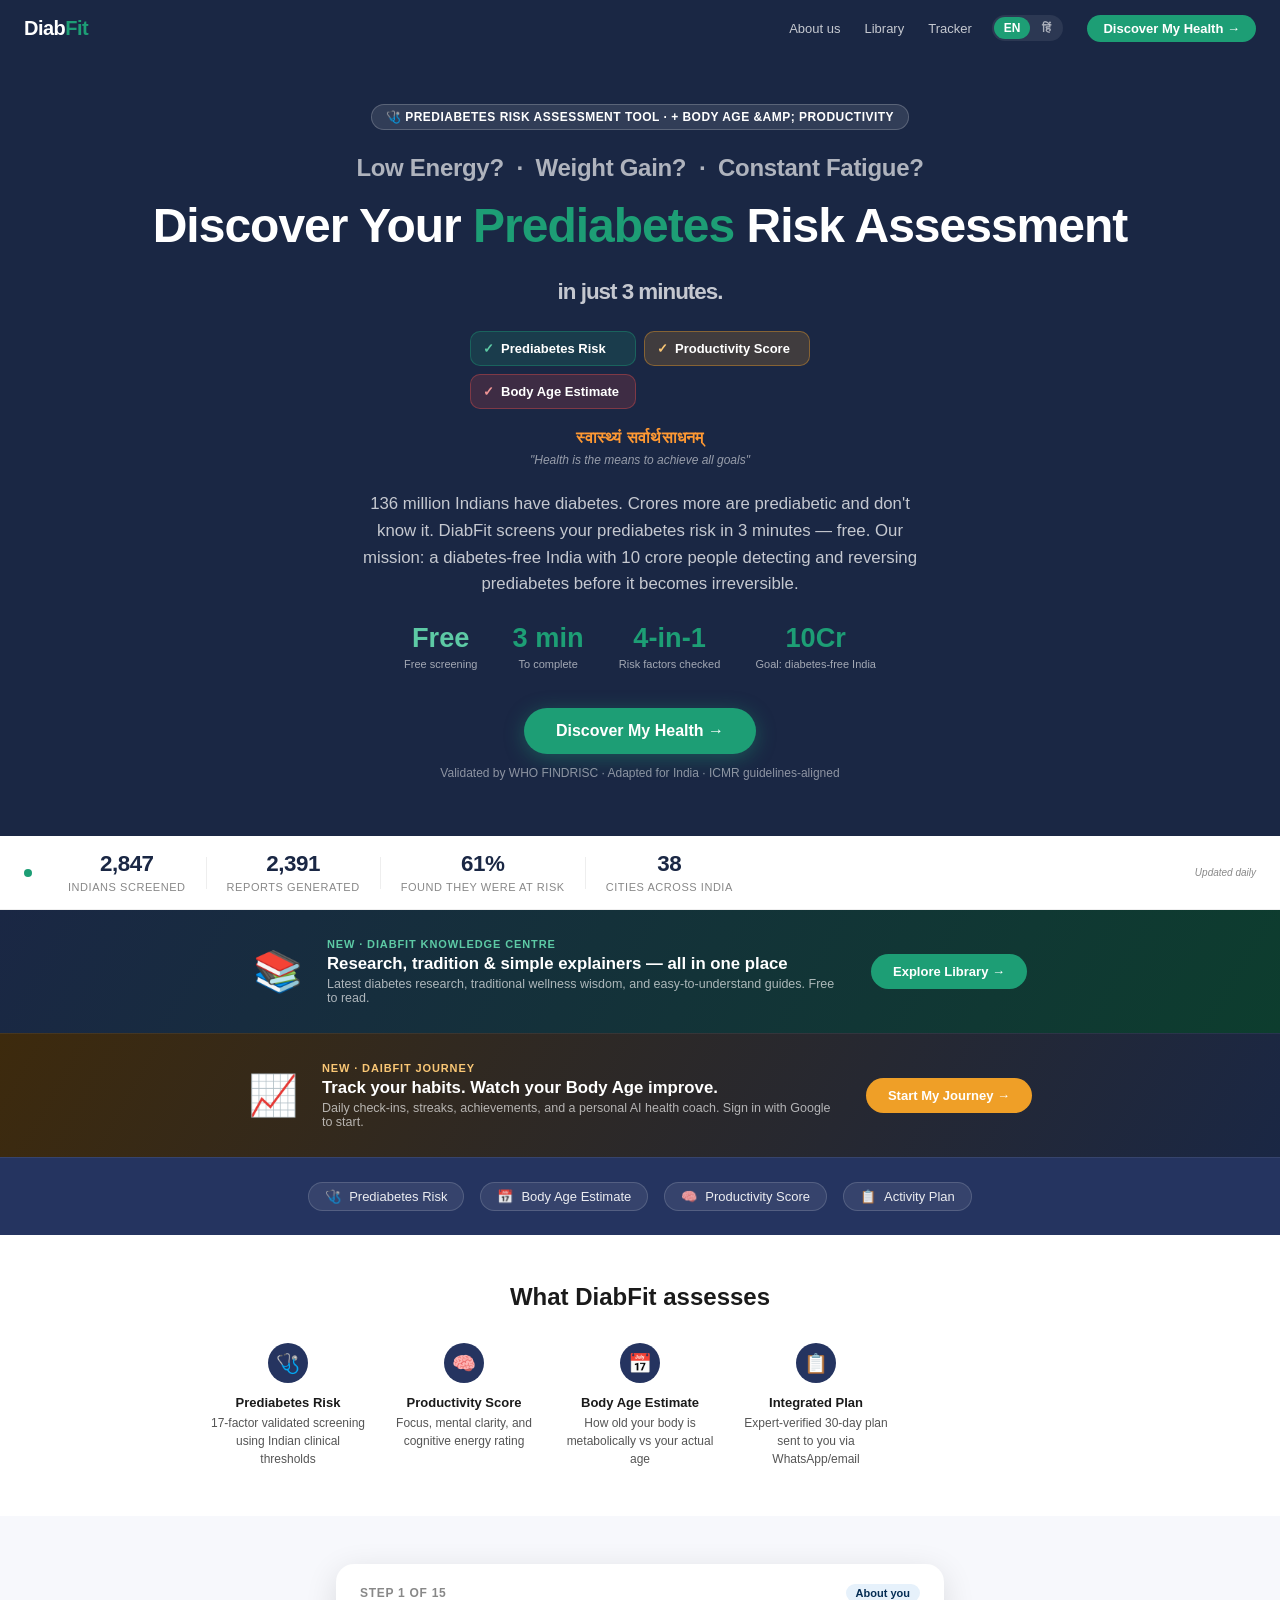
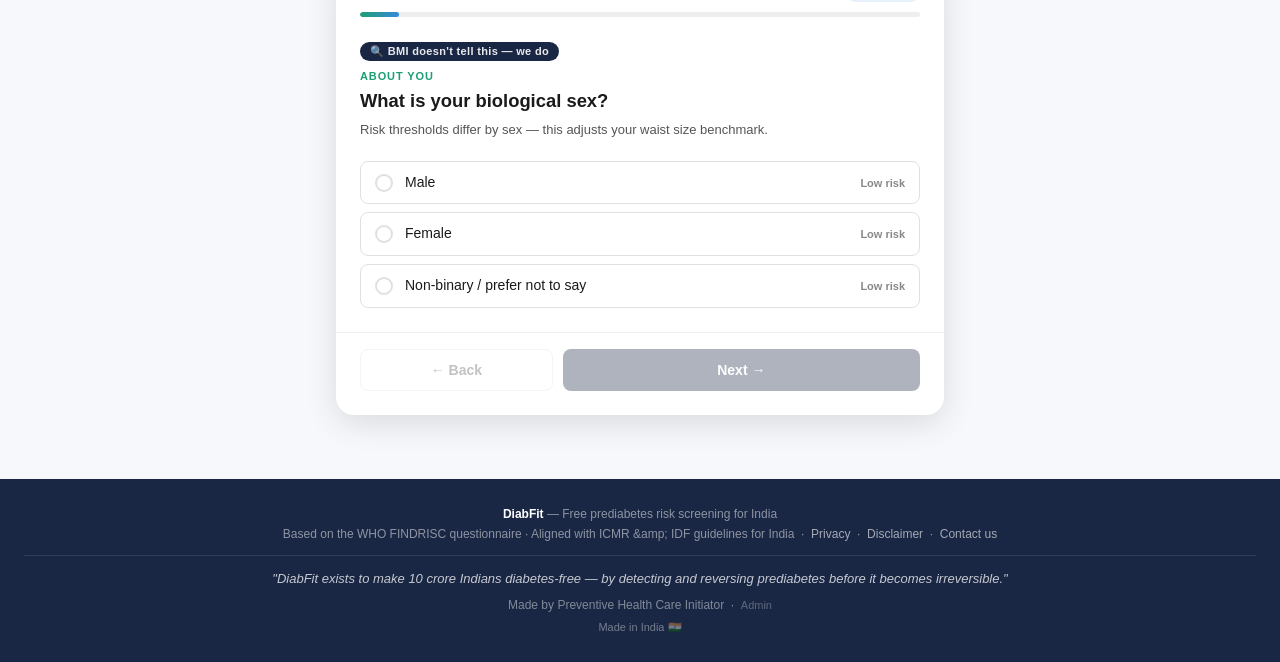
<file: index.html>
<!DOCTYPE html>
<html lang="en">
<head>
<meta charset="UTF-8">
<meta name="viewport" content="width=device-width, initial-scale=1.0">
<title>DiabFit — Free Prediabetes Risk Screening for India</title>
<meta name="description" content="Take the free 3-minute prediabetes risk screening for India. Get your certificate. Share your result. Join the health movement.">
<style>
  :root {
    --green: #1D9E75; --green-light: #E1F5EE; --green-dark: #085041;
    --amber: #EF9F27; --amber-light: #FAEEDA; --amber-dark: #633806;
    --red: #E24B4A; --red-light: #FCEBEB; --red-dark: #501313;
    --blue: #378ADD; --blue-light: #E6F1FB; --blue-dark: #042C53;
    --navy: #1a2744; --navy-light: #253460;
    --saffron: #FF9933;
    --text: #1a1a1a; --text2: #555; --text3: #888;
    --border: #e0e0e0; --bg: #f7f8fc; --white: #ffffff;
    --radius: 12px; --radius-sm: 8px;
    --shadow: 0 2px 12px rgba(0,0,0,0.08);
    --shadow-lg: 0 8px 32px rgba(0,0,0,0.12);
  }
  * { box-sizing: border-box; margin: 0; padding: 0; }
  body { font-family: -apple-system, BlinkMacSystemFont, 'Segoe UI', sans-serif; background: var(--bg); color: var(--text); min-height: 100vh; }

  nav { background: var(--navy); padding: 0 1.5rem; display: flex; align-items: center; justify-content: space-between; height: 56px; position: sticky; top: 0; z-index: 100; }
  .logo { color: #fff; font-size: 20px; font-weight: 700; letter-spacing: -0.5px; }
  .logo span { color: var(--green); }
  nav .nav-right { display: flex; align-items: center; }
  nav a { color: rgba(255,255,255,0.75); font-size: 13px; text-decoration: none; margin-left: 1.5rem; }
  nav a:hover { color: #fff; }
  .nav-cta { background: var(--green); color: #fff !important; padding: 6px 16px; border-radius: 99px; font-weight: 600; }
  .lang-switch { display: flex; gap: 2px; background: rgba(255,255,255,0.08); border-radius: 99px; padding: 2px; margin-left: 1.25rem; }
  .lang-switch button { border: none; background: transparent; color: rgba(255,255,255,0.6); font-size: 12px; font-weight: 600; padding: 4px 10px; border-radius: 99px; cursor: pointer; font-family: inherit; }
  .lang-switch button.on { background: var(--green); color: #fff; }

  .hero { background: var(--navy); color: #fff; padding: 3rem 1.5rem 3.5rem; text-align: center; }
  .hero-badge { display: inline-flex; align-items: center; gap: 6px; background: rgba(255,255,255,0.1); border: 1px solid rgba(255,255,255,0.2); border-radius: 99px; padding: 5px 14px; font-size: 12px; font-weight: 600; letter-spacing: .04em; text-transform: uppercase; margin-bottom: 1.25rem; }
  .hero h1 { font-size: clamp(1.9rem, 5vw, 3rem); font-weight: 800; line-height: 1.18; margin-bottom: .9rem; letter-spacing: -1px; }
  .hero h1 em { color: var(--green); font-style: normal; }
  .hero p { font-size: 1.05rem; color: rgba(255,255,255,0.75); max-width: 520px; margin: 0 auto 1.75rem; line-height: 1.6; }
  .shlok { font-size: 1rem; color: var(--saffron); margin-bottom: .35rem; font-weight: 600; letter-spacing: .02em; }
  .shlok-translation { font-size: 12px; color: rgba(255,255,255,0.55); font-style: italic; margin-bottom: 1.5rem; }
  .hero-stats { display: flex; justify-content: center; gap: 2.2rem; flex-wrap: wrap; margin-bottom: 2.25rem; }
  .stat { text-align: center; }
  .stat-num { font-size: 1.7rem; font-weight: 800; color: var(--green); display: block; }
  .stat-label { font-size: 11px; color: rgba(255,255,255,0.6); }
  .hero-btn { display: inline-flex; align-items: center; gap: 8px; background: var(--green); color: #fff; padding: 14px 32px; border-radius: 99px; font-size: 1rem; font-weight: 700; text-decoration: none; cursor: pointer; border: none; font-family: inherit; transition: all .2s; box-shadow: 0 4px 20px rgba(29,158,117,0.4); }
  .hero-btn:hover { transform: translateY(-2px); box-shadow: 0 8px 28px rgba(29,158,117,0.5); }
  .hero-note { font-size: 12px; color: rgba(255,255,255,0.5); margin-top: .75rem; }

  /* ── LIVE STATS BAR ─────────────────────────────────── */
  .live-stats-bar { background: #fff; border-bottom: 1px solid #eee; padding: .9rem 1.5rem; display: flex; align-items: center; gap: 1rem; flex-wrap: wrap; justify-content: center; }
  .live-pulse { width: 8px; height: 8px; border-radius: 50%; background: var(--green); flex-shrink: 0; animation: pulse 1.8s ease-in-out infinite; }
  @keyframes pulse { 0%,100%{opacity:1;transform:scale(1)} 50%{opacity:.4;transform:scale(1.4)} }
  .live-stats-inner { display: flex; align-items: center; gap: 0; flex-wrap: wrap; justify-content: center; }
  .live-stat-item { text-align: center; padding: 0 1.25rem; }
  .live-num { font-size: 1.4rem; font-weight: 800; color: var(--navy); display: block; letter-spacing: -0.5px; }
  .live-label { font-size: 11px; color: var(--text3); font-weight: 500; text-transform: uppercase; letter-spacing: .05em; }
  .live-divider { width: 1px; height: 32px; background: #eee; flex-shrink: 0; }
  .live-update-note { font-size: 10px; color: var(--text3); font-style: italic; margin-left: auto; }
  @media(max-width:600px){ .live-stat-item{padding:0 .75rem} .live-num{font-size:1.2rem} .live-update-note{width:100%;text-align:center;margin:0} }

  /* ── QUESTION HOOK CHIP ──────────────────────────────── */
  .q-hook { display: inline-flex; align-items: center; gap: 5px; background: var(--navy); color: rgba(255,255,255,0.9); font-size: 11px; font-weight: 600; padding: 3px 10px; border-radius: 99px; margin-bottom: .6rem; letter-spacing: .03em; }

  .badges-row { display: flex; justify-content: center; gap: 1rem; flex-wrap: wrap; padding: 1.5rem; background: var(--navy-light); border-top: 1px solid rgba(255,255,255,0.08); }
  .badge-chip { display: flex; align-items: center; gap: 8px; background: rgba(255,255,255,0.08); border: 1px solid rgba(255,255,255,0.15); border-radius: 99px; padding: 6px 16px; font-size: 13px; color: rgba(255,255,255,0.9); font-weight: 500; }

  .main { max-width: 640px; margin: 0 auto; padding: 2rem 1rem 4rem; }
  .quiz-card { background: var(--white); border-radius: 18px; box-shadow: var(--shadow-lg); overflow: hidden; }

  .quiz-header { padding: 1.25rem 1.5rem 0; }
  .progress-meta { display: flex; justify-content: space-between; align-items: center; margin-bottom: .6rem; }
  .progress-label { font-size: 12px; font-weight: 600; color: var(--text3); text-transform: uppercase; letter-spacing: .06em; }
  .section-pill { font-size: 11px; font-weight: 600; color: var(--blue-dark); background: var(--blue-light); padding: 3px 10px; border-radius: 99px; }
  .progress-bar { height: 5px; background: #eee; border-radius: 3px; overflow: hidden; }
  .progress-fill { height: 100%; background: linear-gradient(90deg, var(--green), var(--blue)); border-radius: 3px; transition: width .4s ease; }

  .question-body { padding: 1.5rem; }
  .q-num { font-size: 11px; font-weight: 700; color: var(--green); text-transform: uppercase; letter-spacing: .08em; margin-bottom: .4rem; }
  .q-title { font-size: 1.15rem; font-weight: 700; color: var(--text); margin-bottom: .4rem; line-height: 1.35; }
  .q-sub { font-size: 13px; color: var(--text2); line-height: 1.6; margin-bottom: 1.25rem; }

  .options { display: flex; flex-direction: column; gap: 8px; }
  .opt { display: flex; align-items: center; gap: 12px; padding: 11px 14px; border: 1.5px solid var(--border); border-radius: var(--radius-sm); cursor: pointer; transition: all .15s; background: #fff; }
  .opt:hover { border-color: var(--green); background: var(--green-light); }
  .opt.sel { border-color: var(--green); background: var(--green-light); }
  .opt-radio { width: 18px; height: 18px; border-radius: 50%; border: 2px solid var(--border); flex-shrink: 0; display: flex; align-items: center; justify-content: center; transition: all .15s; }
  .opt.sel .opt-radio { border-color: var(--green); background: var(--green); }
  .opt-radio-dot { width: 7px; height: 7px; border-radius: 50%; background: #fff; opacity: 0; }
  .opt.sel .opt-radio-dot { opacity: 1; }
  .opt-text { font-size: 14px; color: var(--text); flex: 1; line-height: 1.4; }
  .opt-risk { font-size: 11px; font-weight: 700; color: var(--text3); white-space: nowrap; }
  .opt.sel .opt-risk { color: var(--green-dark); }

  .input-section { display: flex; flex-direction: column; gap: 12px; }
  .unit-tabs { display: flex; border: 1.5px solid var(--border); border-radius: var(--radius-sm); overflow: hidden; margin-bottom: 10px; }
  .ut { flex: 1; padding: 7px 12px; font-size: 13px; font-weight: 600; cursor: pointer; border: none; background: transparent; color: var(--text3); font-family: inherit; transition: all .15s; }
  .ut.on { background: var(--navy); color: #fff; }
  .field-row { display: flex; gap: 10px; }
  .field { display: flex; flex-direction: column; gap: 4px; flex: 1; }
  .field label { font-size: 12px; font-weight: 600; color: var(--text2); text-transform: uppercase; letter-spacing: .05em; }
  .field input, .field select { padding: 10px 12px; border: 1.5px solid var(--border); border-radius: var(--radius-sm); font-size: 15px; color: var(--text); background: #fff; font-family: inherit; outline: none; transition: border-color .15s; width: 100%; }
  .field input:focus, .field select:focus { border-color: var(--green); }
  .converted-display { font-size: 12px; color: var(--text3); font-style: italic; min-height: 18px; }
  .hint-box { background: var(--blue-light); border-left: 3px solid var(--blue); border-radius: 0 var(--radius-sm) var(--radius-sm) 0; padding: 10px 12px; font-size: 12px; color: var(--blue-dark); line-height: 1.55; margin-top: 10px; }

  .quiz-footer { padding: 1rem 1.5rem 1.5rem; display: flex; gap: 10px; border-top: 1px solid #f0f0f0; }
  .btn-back { flex: 1; padding: 12px; border: 1.5px solid var(--border); border-radius: var(--radius-sm); background: #fff; color: var(--text2); font-size: 14px; font-weight: 600; cursor: pointer; font-family: inherit; transition: all .15s; }
  .btn-back:hover:not(:disabled) { border-color: var(--text); color: var(--text); }
  .btn-back:disabled { opacity: .35; cursor: not-allowed; }
  .btn-next { flex: 2; padding: 12px; border: none; border-radius: var(--radius-sm); background: var(--navy); color: #fff; font-size: 14px; font-weight: 700; cursor: pointer; font-family: inherit; transition: all .15s; }
  .btn-next:hover:not(:disabled) { background: var(--green); }
  .btn-next:disabled { opacity: .35; cursor: not-allowed; }

  /* Capture screen (name + city before result) */
  .capture-card { background: var(--white); border-radius: 18px; box-shadow: var(--shadow-lg); overflow: hidden; padding: 2rem 1.5rem; }
  .capture-icon { font-size: 2.5rem; text-align: center; margin-bottom: .75rem; }
  .capture-title { font-size: 1.25rem; font-weight: 700; text-align: center; margin-bottom: .4rem; }
  .capture-sub { font-size: 13px; color: var(--text2); text-align: center; margin-bottom: 1.5rem; line-height: 1.6; }
  .consent-row { display: flex; align-items: flex-start; gap: 10px; background: #fafafa; border: 1px solid var(--border); border-radius: var(--radius-sm); padding: 12px; margin: 1rem 0; cursor: pointer; }
  .consent-row input { margin-top: 2px; flex-shrink: 0; }
  .consent-row span { font-size: 12px; color: var(--text2); line-height: 1.55; }
  .capture-submit { width: 100%; padding: 13px; border: none; border-radius: var(--radius-sm); background: var(--navy); color: #fff; font-size: 14px; font-weight: 700; cursor: pointer; font-family: inherit; margin-top: .5rem; transition: all .15s; }
  .capture-submit:hover:not(:disabled) { background: var(--green); }
  .capture-submit:disabled { opacity: .4; cursor: not-allowed; }
  .capture-skip { width: 100%; padding: 10px; border: none; background: transparent; color: var(--text3); font-size: 12px; cursor: pointer; font-family: inherit; margin-top: 6px; text-decoration: underline; }

  .result-card { background: var(--white); border-radius: 18px; box-shadow: var(--shadow-lg); overflow: hidden; }
  .result-header { padding: 2rem 1.5rem 1.5rem; text-align: center; }
  .r-icon { font-size: 3.5rem; margin-bottom: .75rem; }
  .r-title { font-size: 1.4rem; font-weight: 800; color: var(--text); margin-bottom: .5rem; line-height: 1.25; }
  .r-sub { font-size: 14px; color: var(--text2); line-height: 1.65; max-width: 480px; margin: 0 auto .75rem; }
  .score-pill { display: inline-flex; align-items: center; gap: 6px; padding: 6px 18px; border-radius: 99px; font-size: 14px; font-weight: 700; }

  .result-body { padding: 1rem 1.5rem 1.5rem; }
  .section-card { background: #fafafa; border: 1px solid var(--border); border-radius: var(--radius); padding: 1rem 1.1rem; margin-bottom: .75rem; }
  .sc-title { font-size: 11px; font-weight: 700; color: var(--text3); text-transform: uppercase; letter-spacing: .07em; margin-bottom: .6rem; }
  .sc-row { display: flex; justify-content: space-between; align-items: center; padding: 5px 0; border-bottom: 1px solid #eee; font-size: 13px; }
  .sc-row:last-child { border: none; }
  .sc-label { color: var(--text2); }
  .sc-val { font-weight: 700; color: var(--text); }

  .bmi-bar { display: flex; height: 8px; border-radius: 4px; overflow: hidden; gap: 2px; margin: 8px 0 4px; }
  .bmi-seg { border-radius: 2px; }
  .bmi-labels { display: flex; justify-content: space-between; font-size: 10px; color: var(--text3); }

  .action-card { border-radius: var(--radius); padding: 1rem 1.1rem; margin-bottom: .75rem; }
  .action-card h4 { font-size: 14px; font-weight: 700; margin-bottom: 6px; }
  .action-card ul { font-size: 13px; line-height: 1.75; padding-left: 1.1rem; }

  /* Card preview (canvas social card) */
  .card-preview-wrap { padding: 0 1.5rem 1rem; text-align: center; }
  .card-canvas-frame { display: inline-block; border-radius: 16px; overflow: hidden; box-shadow: var(--shadow-lg); max-width: 280px; width: 100%; }
  .card-canvas-frame canvas { display: block; width: 100%; height: auto; }
  .card-download-btn { display: inline-flex; align-items: center; gap: 8px; margin-top: .85rem; padding: 11px 24px; border-radius: 99px; background: var(--navy); color: #fff; font-size: 13px; font-weight: 700; border: none; cursor: pointer; font-family: inherit; transition: all .15s; }
  .card-download-btn:hover { background: var(--green); }

  /* Diet plan section */
  .diet-plan-btn { width: 100%; padding: 13px; border: none; border-radius: var(--radius-sm); background: var(--amber); color: #fff; font-size: 14px; font-weight: 700; cursor: pointer; font-family: inherit; margin-bottom: .75rem; transition: all .15s; display: flex; align-items: center; justify-content: center; gap: 8px; }
  .diet-plan-btn:hover:not(:disabled) { filter: brightness(1.05); }
  .diet-plan-btn:disabled { opacity: .6; cursor: wait; }
  .diet-plan-box { background: var(--amber-light); border: 1px solid #FAC775; border-radius: var(--radius); padding: 1.1rem; margin-bottom: .75rem; white-space: pre-line; font-size: 13px; color: var(--amber-dark); line-height: 1.75; }
  .diet-plan-box h4 { font-size: 13px; font-weight: 700; margin-bottom: 8px; text-transform: uppercase; letter-spacing: .04em; }
  .spinner { width: 16px; height: 16px; border: 2px solid rgba(255,255,255,0.4); border-top-color: #fff; border-radius: 50%; animation: spin .7s linear infinite; }
  @keyframes spin { to { transform: rotate(360deg); } }

  .share-section { padding: 0 1.5rem 1.5rem; }
  .share-title { font-size: 11px; font-weight: 700; color: var(--text3); text-transform: uppercase; letter-spacing: .07em; margin-bottom: .75rem; text-align: center; }
  .share-btn { display: flex; align-items: center; justify-content: center; gap: 10px; padding: 13px; border-radius: var(--radius-sm); font-size: 14px; font-weight: 700; cursor: pointer; border: none; width: 100%; margin-bottom: 8px; font-family: inherit; transition: all .15s; }
  .share-btn:hover { filter: brightness(1.05); transform: translateY(-1px); }
  .share-ig { background: var(--blue-light); color: var(--blue-dark); }
  .share-wa { background: var(--green-light); color: var(--green-dark); }
  .share-x { background: #f0f0f0; color: var(--text); }
  .restart-btn { width: 100%; padding: 11px; border: 1.5px solid var(--border); border-radius: var(--radius-sm); background: #fff; color: var(--text2); font-size: 14px; font-weight: 600; cursor: pointer; font-family: inherit; margin-top: 4px; }
  .restart-btn:hover { border-color: var(--text); color: var(--text); }

  .disclaimer { font-size: 11px; color: var(--text3); text-align: center; line-height: 1.65; padding: 1rem 1.5rem; border-top: 1px solid #f0f0f0; }

  .toast { position: fixed; bottom: 2rem; left: 50%; transform: translateX(-50%); background: var(--text); color: #fff; padding: 10px 20px; border-radius: 99px; font-size: 14px; font-weight: 600; opacity: 0; transition: opacity .3s; pointer-events: none; z-index: 999; white-space: nowrap; max-width: 90vw; text-align: center; }
  .toast.show { opacity: 1; }

  .how { padding: 3rem 1.5rem; background: var(--white); }
  .how h2 { text-align: center; font-size: 1.5rem; font-weight: 800; color: var(--text); margin-bottom: 2rem; }
  .steps-row { display: grid; grid-template-columns: repeat(5, 1fr); gap: 1.25rem; max-width: 860px; margin: 0 auto; }
  .step-item { text-align: center; }
  .step-num { width: 40px; height: 40px; border-radius: 50%; background: var(--navy); color: #fff; font-size: 16px; font-weight: 800; display: flex; align-items: center; justify-content: center; margin: 0 auto .75rem; }
  .step-item h3 { font-size: 13px; font-weight: 700; margin-bottom: 4px; }
  .step-item p { font-size: 12px; color: var(--text2); line-height: 1.5; }
  @media (max-width: 700px) { .steps-row { grid-template-columns: repeat(3, 1fr); } }
  @media (max-width: 480px) { .steps-row { grid-template-columns: repeat(2, 1fr); } }

  footer { background: var(--navy); color: rgba(255,255,255,0.5); text-align: center; padding: 1.75rem 1.5rem; font-size: 12px; }
  footer a { color: rgba(255,255,255,0.6); text-decoration: none; }
  footer a:hover { color: #fff; text-decoration: underline; }
  .footer-credit { margin-top: .85rem; padding-top: .85rem; border-top: 1px solid rgba(255,255,255,0.1); font-size: 12px; }
  .footer-credit a.creator-link { color: var(--green); font-weight: 600; text-decoration: none; }
  .footer-credit a.creator-link:hover { text-decoration: underline; }
  .footer-flag-row { display: flex; align-items: center; justify-content: center; gap: 6px; margin-top: .6rem; font-size: 11px; color: rgba(255,255,255,0.4); }
  .footer-social { display: flex; justify-content: center; gap: 14px; margin-top: .75rem; }
  .footer-social a { display: flex; align-items: center; gap: 5px; font-size: 12px; }

  /* Payment screen */
  .payment-card { background: var(--white); border-radius: 18px; box-shadow: var(--shadow-lg); overflow: hidden; padding: 2rem 1.5rem; text-align: center; }
  .payment-icon { font-size: 3rem; margin-bottom: .75rem; }
  .payment-title { font-size: 1.3rem; font-weight: 800; margin-bottom: .5rem; color: var(--text); }
  .payment-sub { font-size: 13px; color: var(--text2); line-height: 1.65; margin-bottom: 1.5rem; }
  .payment-amount { display: inline-flex; align-items: baseline; gap: 4px; background: var(--green-light); border: 1.5px solid var(--green); border-radius: 12px; padding: 12px 28px; margin-bottom: 1.25rem; }
  .payment-amount .rupee { font-size: 1.5rem; font-weight: 700; color: var(--green-dark); }
  .payment-amount .amount { font-size: 2.8rem; font-weight: 800; color: var(--green-dark); line-height: 1; }
  .payment-includes { background: #fafafa; border: 1px solid var(--border); border-radius: var(--radius-sm); padding: .85rem 1rem; margin-bottom: 1.25rem; text-align: left; }
  .payment-includes li { font-size: 13px; color: var(--text2); line-height: 1.8; }
  .payment-includes li::before { content: "✓ "; color: var(--green); font-weight: 700; }
  .payment-btn { width: 100%; padding: 14px; border: none; border-radius: var(--radius-sm); background: var(--green); color: #fff; font-size: 16px; font-weight: 700; cursor: pointer; font-family: inherit; margin-bottom: 8px; transition: all .15s; }
  .payment-btn:hover { filter: brightness(1.05); transform: translateY(-1px); }
  .payment-btn:disabled { opacity:.5; cursor:wait; transform:none; }
  .payment-upi-note { font-size: 11px; color: var(--text3); margin-top: 6px; }
  .payment-skip-link { font-size: 12px; color: var(--text3); margin-top: 10px; display: block; cursor: pointer; text-decoration: underline; }
  .payment-trust { display: flex; justify-content: center; gap: 1.5rem; margin-top: 1rem; flex-wrap: wrap; }
  .payment-trust span { font-size: 11px; color: var(--text3); display: flex; align-items: center; gap: 4px; }

  @media (max-width: 480px) {
    .hero { padding: 2.25rem 1rem 2.75rem; }
    .hero-stats { gap: 1.4rem; }
    nav a:not(.nav-cta) { font-size: 10px; margin-left: 4px; }
    .nav-cta { padding: 5px 8px; font-size: 11px; font-weight: 600; }
    .logo { font-size: 16px; }
    .lang-switch { margin-left: .5rem; }
    .question-body { padding: 1.25rem; }
    .quiz-header { padding: 1rem 1.25rem 0; }
    .quiz-footer { padding: .75rem 1.25rem 1.25rem; }
  }
</style>
<!-- Razorpay checkout — loaded synchronously for mobile compatibility -->
<script src="https://checkout.razorpay.com/v1/checkout.js"></script>
</head>
<body>

<nav>
  <div class="logo">Diab<span>Fit</span></div>
  <div class="nav-right">
    <a href="/about.html" id="nav-how">About us</a>
    <a href="/library.html" style="color:rgba(255,255,255,0.75);font-size:13px;text-decoration:none;margin-left:1.5rem" id="nav-library">Library</a>
    <a href="/tracker.html" style="color:rgba(255,255,255,0.75);font-size:13px;text-decoration:none;margin-left:1.5rem" id="nav-tracker">Tracker</a>
    <div class="lang-switch">
      <button id="lang-en" class="on" onclick="setUiLang('en')">EN</button>
      <button id="lang-hi" onclick="setUiLang('hi')">हिं</button>
    </div>
    <a href="#quiz-anchor" class="nav-cta" id="nav-cta" onclick="scrollToQuiz()">Take the test</a>
  </div>
</nav>

<section class="hero">
  <div class="hero-badge" id="hero-badge">🩺 Prediabetes Risk Assessment Tool for India</div>

  <!-- Symptom hook headlines -->
  <div style="margin-bottom:.75rem">
    <div style="font-size:clamp(1.1rem,3.5vw,1.5rem);font-weight:700;color:rgba(255,255,255,0.65);line-height:1.5;letter-spacing:-.3px">
      Low Energy? &nbsp;·&nbsp; Weight Gain? &nbsp;·&nbsp; Constant Fatigue?
    </div>
  </div>
  <h1 id="hero-h1">Discover Your <em>Prediabetes</em><br>Risk Assessment<br><span style="font-size:clamp(1.1rem,3vw,1.6rem);font-weight:600;color:rgba(255,255,255,0.75)">in just 3 minutes.</span></h1>

  <!-- 4 assessment includes -->
  <div style="display:flex;flex-direction:column;align-items:center;gap:8px;margin:1.25rem auto;max-width:340px">
    <div style="display:grid;grid-template-columns:1fr 1fr;gap:8px;width:100%">
      <div style="background:rgba(29,158,117,0.18);border:1px solid rgba(29,158,117,0.4);border-radius:10px;padding:9px 12px;font-size:13px;font-weight:600;color:#fff;display:flex;align-items:center;gap:7px">
        <span style="color:#5DCAA5">✓</span> Prediabetes Risk
      </div>
      <div style="background:rgba(239,159,39,0.18);border:1px solid rgba(239,159,39,0.4);border-radius:10px;padding:9px 12px;font-size:13px;font-weight:600;color:#fff;display:flex;align-items:center;gap:7px">
        <span style="color:#FAC775">✓</span> Productivity Score
      </div>
      <div style="background:rgba(226,75,74,0.18);border:1px solid rgba(226,75,74,0.4);border-radius:10px;padding:9px 12px;font-size:13px;font-weight:600;color:#fff;display:flex;align-items:center;gap:7px">
        <span style="color:#F09595">✓</span> Body Age Estimate
      </div>
    </div>
  </div>

  <div class="shlok">स्वास्थ्यं सर्वार्थसाधनम्</div>
  <div class="shlok-translation" id="shlok-trans">"Health is the means to achieve all goals"</div>
  <p id="hero-p" style="max-width:560px;margin:0 auto 1.5rem">136 million Indians have diabetes. Crores more are prediabetic and don't know it. DiabFit screens your prediabetes risk in 3 minutes — free. Our mission: a diabetes-free India with 10 crore people detecting and reversing prediabetes before it becomes irreversible.</p>

  <div class="hero-stats">
    <div class="stat"><span class="stat-num" style="color:#5DCAA5">Free</span><span class="stat-label" id="stat1">Screening</span></div>
    <div class="stat"><span class="stat-num">3 min</span><span class="stat-label" id="stat2">To complete</span></div>
    <div class="stat"><span class="stat-num">4-in-1</span><span class="stat-label" id="stat3">Health profiles</span></div>
    <div class="stat"><span class="stat-num">10Cr</span><span class="stat-label" id="stat4">Goal: diabetes-free</span></div>
  </div>
  <button class="hero-btn" id="hero-btn" onclick="scrollToQuiz()">Discover My Health →</button>
  <div class="hero-note" id="hero-note">Validated by <a href="https://www.who.int/publications/i/item/9789240082328" target="_blank" rel="noopener" style="color:rgba(255,255,255,0.8);text-decoration:underline">WHO FINDRISC</a> · Adapted for India · ICMR guidelines-aligned</div>
</section>

<!-- ── LIVE STATS TICKER ───────────────────────────────────────── -->
<!-- EDIT THESE NUMBERS ANYTIME — just change the values below -->
<div class="live-stats-bar" id="live-stats-bar">
  <div class="live-pulse"></div>
  <div class="live-stats-inner">
    <div class="live-stat-item">
      <span class="live-num" id="ls-users">2,847</span>
      <span class="live-label" id="ls-users-label">Indians screened</span>
    </div>
    <div class="live-divider"></div>
    <div class="live-stat-item">
      <span class="live-num" id="ls-reports">2,391</span>
      <span class="live-label" id="ls-reports-label">Reports generated</span>
    </div>
    <div class="live-divider"></div>
    <div class="live-stat-item">
      <span class="live-num" id="ls-risk">61%</span>
      <span class="live-label" id="ls-risk-label">Found they were at risk</span>
    </div>
    <div class="live-divider"></div>
    <div class="live-stat-item">
      <span class="live-num" id="ls-cities">38</span>
      <span class="live-label" id="ls-cities-label">Cities across India</span>
    </div>
  </div>
  <div class="live-update-note" id="ls-update-note">Updated daily</div>
</div>

<!-- ── KNOWLEDGE CENTRE PROMO BANNER ─────────────────────────────── -->
<a href="/library.html" style="text-decoration:none;display:block">
  <div style="background:linear-gradient(120deg,#1a2744 0%,#0d3d2e 100%);padding:1.75rem 1.5rem;display:flex;align-items:center;justify-content:center;gap:1.5rem;flex-wrap:wrap;cursor:pointer">
    <div style="font-size:2.5rem;flex-shrink:0">📚</div>
    <div style="text-align:left;max-width:520px">
      <div style="font-size:11px;font-weight:700;color:#5DCAA5;text-transform:uppercase;letter-spacing:.08em;margin-bottom:4px">New · DiabFit Knowledge Centre</div>
      <div style="font-size:1.05rem;font-weight:800;color:#fff;margin-bottom:3px">Research, tradition &amp; simple explainers — all in one place</div>
      <div style="font-size:12.5px;color:rgba(255,255,255,0.65)">Latest diabetes research, traditional wellness wisdom, and easy-to-understand guides. Free to read.</div>
    </div>
    <div style="background:#1D9E75;color:#fff;padding:10px 22px;border-radius:99px;font-size:13px;font-weight:700;white-space:nowrap;flex-shrink:0">Explore Library →</div>
  </div>
</a>

<!-- ── DAIBFIT JOURNEY PROMO BANNER ──────────────────────────────── -->
<a href="/tracker.html" style="text-decoration:none;display:block">
  <div style="background:linear-gradient(120deg,#3d2a0d 0%,#1a2744 100%);padding:1.75rem 1.5rem;display:flex;align-items:center;justify-content:center;gap:1.5rem;flex-wrap:wrap;cursor:pointer;border-top:1px solid rgba(255,255,255,0.06)">
    <div style="font-size:2.5rem;flex-shrink:0">📈</div>
    <div style="text-align:left;max-width:520px">
      <div style="font-size:11px;font-weight:700;color:#FAC775;text-transform:uppercase;letter-spacing:.08em;margin-bottom:4px">New · DaibFit Journey</div>
      <div style="font-size:1.05rem;font-weight:800;color:#fff;margin-bottom:3px">Track your habits. Watch your Body Age improve.</div>
      <div style="font-size:12.5px;color:rgba(255,255,255,0.65)">Daily check-ins, streaks, achievements, and a personal AI health coach. Sign in with Google to start.</div>
    </div>
    <div style="background:#EF9F27;color:#fff;padding:10px 22px;border-radius:99px;font-size:13px;font-weight:700;white-space:nowrap;flex-shrink:0">Start My Journey →</div>
  </div>
</a>

<div class="badges-row">
  <div class="badge-chip"><span>🩺</span><span id="b1">Prediabetes Risk</span></div>
  <div class="badge-chip"><span>📅</span><span id="b2">Body Age Estimate</span></div>
  <div class="badge-chip"><span>🧠</span><span id="b3">Productivity Score</span></div>
  <div class="badge-chip"><span>📋</span><span id="b4">Activity Plan</span></div>
</div>

<section class="how" id="how">
  <h2 id="how-title">How DiabFit works</h2>
  <div class="steps-row" id="steps-row"></div>
</section>

<div id="quiz-anchor" style="padding-top:1rem"></div>

<div class="main">
  <div id="quiz-wrap">
    <div class="quiz-card">
      <div class="quiz-header">
        <div class="progress-meta">
          <span class="progress-label" id="step-lbl">Step 1 of 17</span>
          <span class="section-pill" id="sec-pill">About you</span>
        </div>
        <div class="progress-bar"><div class="progress-fill" id="prog-fill" style="width:6%"></div></div>
      </div>
      <div class="question-body" id="q-body"></div>
      <div class="quiz-footer">
        <button class="btn-back" id="btn-back" onclick="goBack()" disabled>← Back</button>
        <button class="btn-next" id="btn-next" onclick="goNext()" disabled>Next →</button>
      </div>
    </div>
  </div>

  <div id="capture-wrap" style="display:none">
    <div class="capture-card">
      <div class="capture-icon">📍</div>
      <div class="capture-title" id="cap-title">Almost there</div>
      <div class="capture-sub" id="cap-sub">Tell us your name and city so we can personalise your card and track prediabetes risk across India.</div>
      <div class="field">
        <label id="cap-name-label">Your name</label>
        <input type="text" id="cap-name" placeholder="Rahul Sharma" maxlength="60">
      </div>
      <div style="height:10px"></div>
      <div class="field">
        <label id="cap-city-label">Your city</label>
        <input type="text" id="cap-city" placeholder="Indore" maxlength="60" list="city-list">
        <datalist id="city-list">
          <option value="Mumbai"><option value="Delhi"><option value="Bangalore">
          <option value="Hyderabad"><option value="Chennai"><option value="Kolkata">
          <option value="Pune"><option value="Ahmedabad"><option value="Indore">
          <option value="Jaipur"><option value="Lucknow"><option value="Surat">
          <option value="Bhopal"><option value="Nagpur"><option value="Patna">
          <option value="Chandigarh"><option value="Kochi"><option value="Coimbatore">
        </datalist>
      </div>
      <div style="height:10px"></div>
      <div class="field">
        <label id="cap-state-label">Your state</label>
        <select id="cap-state"></select>
      </div>
      <label class="consent-row">
        <input type="checkbox" id="cap-consent">
        <span id="cap-consent-text">I agree to share this anonymised data (city and risk level only, no contact details) for public health awareness mapping across India.</span>
      </label>
      <button class="capture-submit" id="cap-submit" onclick="submitCapture()" disabled>Generate my card</button>
      <button class="capture-skip" id="cap-skip-btn" onclick="skipCapture()">Skip name/city and go to payment</button>
    </div>
  </div>

  <div id="payment-wrap" style="display:none">
    <div class="payment-card">
      <div class="payment-icon">🔐</div>
      <div class="payment-title" id="pay-title">Unlock your full report</div>
      <div class="payment-sub" id="pay-sub">Pay ₹6 to unlock your complete personalised health report — risk breakdown, shareable certificate card, and diet plan.</div>
      <div class="payment-amount">
        <span class="rupee">₹</span>
        <span class="amount" id="pay-amount-display">6</span>
      </div>
      <ul class="payment-includes" id="pay-includes">
        <li>Complete risk breakdown across all 17 factors</li>
        <li>Know your exact risk level — low, moderate, or high</li>
        <li>Personalised shareable social card with your name</li>
        <li>30-day personalised diet plan if you're at risk</li>
        <li>90-day certificate — retest reminder included</li>
      </ul>
      <!-- Promo code row -->
      <div style="display:flex;gap:8px;margin-bottom:.75rem">
        <input type="text" id="promo-input" placeholder="Have a promo code?" maxlength="20"
          style="flex:1;padding:9px 12px;border:1.5px solid var(--border);border-radius:var(--radius-sm);font-size:14px;font-family:inherit;outline:none;text-transform:uppercase;letter-spacing:.08em"
          oninput="this.value=this.value.toUpperCase()" onkeydown="if(event.key==='Enter')applyPromo()">
        <button onclick="applyPromo()" id="promo-btn"
          style="padding:9px 16px;border:none;border-radius:var(--radius-sm);background:var(--navy);color:#fff;font-size:13px;font-weight:600;cursor:pointer;font-family:inherit;white-space:nowrap">
          Apply
        </button>
      </div>
      <div id="promo-msg" style="font-size:12px;margin-bottom:.5rem;min-height:18px;text-align:center"></div>
      <button class="payment-btn" id="pay-btn" onclick="initiatePayment()">Pay ₹6 with UPI / Card</button>
      <div class="payment-upi-note" id="pay-upi-note">🔒 Secured by Razorpay · UPI, Debit/Credit Cards accepted</div>
      <div class="payment-trust">
        <span>🛡️ <span id="pay-trust1">Secure payment</span></span>
        <span>⚡ <span id="pay-trust2">Instant access</span></span>
        <span>💯 <span id="pay-trust3">No recurring charges</span></span>
      </div>
      <span class="payment-skip-link" id="pay-skip-link" onclick="skipPayment()">Skip to free result →</span>
    </div>
  </div>

  <div id="result-wrap" style="display:none">
    <div class="result-card">
      <div class="result-header">
        <div class="r-icon" id="r-icon"></div>
        <div class="r-title" id="r-title"></div>
        <div class="r-sub" id="r-sub"></div>
        <div class="score-pill" id="r-pill"></div>
      </div>

      <div class="card-preview-wrap">
        <div class="card-canvas-frame">
          <canvas id="social-canvas" width="1080" height="1080"></canvas>
        </div>
        <br>
        <button class="card-download-btn" onclick="downloadCard()">
          <span>⬇</span><span id="download-txt">Download your card</span>
        </button>
      </div>

      <div class="result-body">
        <div class="section-card" id="r-profile"></div>
        <div id="r-bmi-section"></div>
        <div class="section-card" id="r-breakdown"></div>
        <div id="r-actions"></div>
        <div id="extra-profiles"></div>
        <div id="diet-plan-section"></div>
      </div>
      <div class="share-section">
        <div class="share-title" id="share-title">Share your card</div>
        <button class="share-btn share-ig" onclick="doCopy('ig')"><span>📸</span><span id="ig-txt">Copy Instagram caption</span></button>
        <button class="share-btn share-wa" onclick="doCopy('wa')">💬 <span id="wa-txt">Copy WhatsApp message</span></button>
        <button class="share-btn share-x" onclick="doCopy('x')">✖ <span id="x-txt">Copy X (Twitter) post</span></button>
        <button class="restart-btn" id="restart-btn" onclick="restart()">Start over</button>
      </div>
      <div class="disclaimer" id="disclaimer-text"></div>
    </div>
  </div>
</div>

<footer>
  <div><strong style="color:#fff">DiabFit</strong> — <span id="footer-tag">Free prediabetes risk screening for India</span></div>
  <div style="margin-top:.4rem"><span id="footer-based">Based on the WHO FINDRISC questionnaire · Aligned with ICMR &amp; IDF guidelines for India</span> &nbsp;·&nbsp; <a href="/privacy.html">Privacy</a> &nbsp;·&nbsp; <a href="/disclaimer.html">Disclaimer</a> &nbsp;·&nbsp; <a href="mailto:daibfit@gmail.com">Contact us</a></div>
  <div class="footer-credit">
    <div style="font-size:13px;color:rgba(255,255,255,0.75);font-style:italic;margin-bottom:.5rem;line-height:1.6">
      "DiabFit exists to make 10 crore Indians diabetes-free — by detecting and reversing prediabetes before it becomes irreversible."
    </div>
    <span style="color:rgba(255,255,255,0.45)" id="footer-made-by">Made by Preventive Health Care Initiator</span>
    &nbsp;·&nbsp;
    <a href="/admin.html" style="color:rgba(255,255,255,0.3);font-size:11px;text-decoration:none">Admin</a>
  </div>
  <div class="footer-flag-row"><span id="footer-mii">Made in India 🇮🇳</span></div>
</footer>

<div class="toast" id="toast">Copied!</div>

<script>
// ════════════════════════════════════════════════════════════════
// CONFIG — set these once you know your live Netlify URL.
// Using relative paths means this works automatically on whatever
// domain the site is deployed to, no edits needed.
// ════════════════════════════════════════════════════════════════
const API_BASE = '/.netlify/functions';

// ════════════════════════════════════════════════════════════════
// STATE
// ════════════════════════════════════════════════════════════════
const S = {
  country:'india', ethnicity:0, gender:null, ageYears:null,
  weightKg:null, heightCm:null, waistCm:null, waistKnown:null,
  activity:null, diet:null, sleep:null, stress:null,
  smoking:null, alcohol:null, bp:null, familyHx:null, prevSugar:null,
  _hUnit:'cm', _wUnit:'kg', _waUnit:'cm',
  sc:{ethnicity:2}
};
let cur = 0;
let canNext = false;
let qLang = 'en';
let lastResult = null;
let capturedName = '';
let capturedCity = '';

const INDIAN_STATES = [
  'Andhra Pradesh','Arunachal Pradesh','Assam','Bihar','Chhattisgarh','Delhi','Goa','Gujarat',
  'Haryana','Himachal Pradesh','Jharkhand','Karnataka','Kerala','Madhya Pradesh','Maharashtra',
  'Manipur','Meghalaya','Mizoram','Nagaland','Odisha','Punjab','Rajasthan','Sikkim','Tamil Nadu',
  'Telangana','Tripura','Uttar Pradesh','Uttarakhand','West Bengal','Other'
];

const STEPS = [
  {id:'gender',    section:{en:'About you',hi:'आपके बारे में'}},
  {id:'age',       section:{en:'About you',hi:'आपके बारे में'}},
  {id:'height',    section:{en:'Body measurements',hi:'शारीरिक माप'}},
  {id:'weight',    section:{en:'Body measurements',hi:'शारीरिक माप'}},
  {id:'waistKnown',section:{en:'Body measurements',hi:'शारीरिक माप'}},
  {id:'waist',     section:{en:'Body measurements',hi:'शारीरिक माप'}, skip:()=>S.waistKnown===1},
  {id:'activity',  section:{en:'Lifestyle',hi:'जीवनशैली'}},
  {id:'diet',      section:{en:'Lifestyle',hi:'जीवनशैली'}},
  {id:'sleep',     section:{en:'Lifestyle',hi:'जीवनशैली'}},
  {id:'stress',    section:{en:'Lifestyle',hi:'जीवनशैली'}},
  {id:'smoking',   section:{en:'Lifestyle',hi:'जीवनशैली'}},
  {id:'alcohol',   section:{en:'Lifestyle',hi:'जीवनशैली'}},
  {id:'bp',        section:{en:'Medical history',hi:'चिकित्सा इतिहास'}},
  {id:'familyHx',  section:{en:'Medical history',hi:'चिकित्सा इतिहास'}},
  {id:'prevSugar', section:{en:'Medical history',hi:'चिकित्सा इतिहास'}},
];
const vs = ()=> STEPS.filter(s=>!s.skip||!s.skip());

// ════════════════════════════════════════════════════════════════
// UI LANGUAGE
// ════════════════════════════════════════════════════════════════
const UI_TEXT = {
  en: {
    how:'About us', cta:'Discover My Health →',
    heroBadge:'🩺 Prediabetes Risk Assessment Tool · + Body Age &amp; Productivity',
    heroH1:'Discover Your <em>Prediabetes</em> Risk Assessment<br><span style="font-size:clamp(1rem,2.5vw,1.4rem);font-weight:600;color:rgba(255,255,255,0.75)">in just 3 minutes.</span>',
    shlokTrans:'"Health is the means to achieve all goals"',
    heroP:"136 million Indians have diabetes. Crores more are prediabetic and don't know it. DiabFit screens your prediabetes risk in 3 minutes — free. Our mission: a diabetes-free India with 10 crore people detecting and reversing prediabetes before it becomes irreversible.",
    stat1:'Free screening', stat2:'To complete', stat3:'Risk factors checked', stat4:'Goal: diabetes-free India',
    heroBtn:'Discover My Health →', heroNote:'Validated by WHO FINDRISC · Adapted for India · ICMR guidelines-aligned',
    b1:'Prediabetes Risk', b2:'Body Age Estimate', b3:'Productivity Score', b4:'Activity Plan',
    howTitle:'What DiabFit assesses',
    steps:[
      ['🩺','Prediabetes Risk','17-factor validated screening using Indian clinical thresholds'],
      ['🧠','Productivity Score','Focus, mental clarity, and cognitive energy rating'],
      ['📅','Body Age Estimate','How old your body is metabolically vs your actual age'],
      ['📋','Integrated Plan','Expert-verified 30-day plan sent to you via WhatsApp/email'],
    ],
    capTitle:'Almost there', capSub:'Tell us your name and city so we can personalise your card and track health risk across India.',
    capName:'Your name', capCity:'Your city', capState:'Your state',
    capConsent:'I agree to share this anonymised data (city and risk level only, no contact details) for public health awareness mapping across India.',
    capSubmit:'Generate my report', capSkip:'Skip name/city and go to payment',
    shareTitle:'Share your result', ig:'Copy Instagram caption', wa:'Copy WhatsApp message', x:'Copy X (Twitter) post',
    restart:'Start over', download:'Download your card',
    dietBtn:'Get my integrated activity & diet plan', dietLoading:'Creating your plan...', dietTitle:'Your 30-day plan',
    footerTag:'Free prediabetes risk screening for India',
    footerBased:'Based on the WHO FINDRISC questionnaire · Aligned with ICMR &amp; IDF guidelines for India',
    footerMadeBy:'Made by', footerMii:'Made in India 🇮🇳',
    disclaimer:'<strong>Medical disclaimer:</strong> DiabFit uses the WHO FINDRISC questionnaire, aligned with ICMR and IDF guidelines for South Asian populations. This is a risk <em>screening tool only</em> — not a medical diagnosis. Only a doctor and blood test (HbA1c or fasting glucose) can diagnose prediabetes. Always consult your doctor.',
  },
  hi: {
    how:'हमारे बारे में', cta:'मेरा स्वास्थ्य जानें →',
    heroBadge:'🩺 प्रीडायबिटीज़ जोखिम आकलन उपकरण · + शारीरिक आयु और उत्पादकता',
    heroH1:'अपना <em>प्रीडायबिटीज़</em> जोखिम आकलन जानें<br><span style="font-size:clamp(1rem,2.5vw,1.4rem);font-weight:600;color:rgba(255,255,255,0.75)">सिर्फ 3 मिनट में।</span>',
    shlokTrans:'"स्वास्थ्य सभी लक्ष्यों को प्राप्त करने का साधन है"',
    heroP:'13.6 करोड़ भारतीयों को मधुमेह है। करोड़ों और प्रीडायबिटिक हैं और जानते नहीं। DiabFit 3 मिनट में आपके प्रीडायबिटीज़ जोखिम की मुफ़्त जांच करता है। हमारा लक्ष्य: 10 करोड़ लोगों को प्रीडायबिटीज़ का पता लगाकर मधुमेह-मुक्त भारत बनाना।',
    stat1:'मुफ़्त जांच', stat2:'पूरा करने में समय', stat3:'जोखिम कारक जांचे', stat4:'लक्ष्य: मधुमेह-मुक्त भारत',
    heroBtn:'मेरा स्वास्थ्य जानें →', heroNote:'WHO FINDRISC द्वारा मान्य · भारत के लिए अनुकूलित · ICMR दिशानिर्देशों के अनुसार',
    b1:'प्रीडायबिटीज़ जोखिम', b2:'शारीरिक आयु अनुमान', b3:'उत्पादकता स्कोर', b4:'गतिविधि योजना',
    howTitle:'DiabFit क्या आकलन करता है',
    steps:[
      ['🩺','प्रीडायबिटीज़ जोखिम','भारतीय मानकों पर 17-कारक मान्य जांच'],
      ['🧠','उत्पादकता स्कोर','फोकस, मानसिक स्पष्टता और संज्ञानात्मक ऊर्जा रेटिंग'],
      ['📅','शारीरिक आयु अनुमान','आपकी मेटाबोलिक आयु बनाम वास्तविक आयु'],
      ['📋','एकीकृत योजना','विशेषज्ञ-सत्यापित 30-दिन की योजना WhatsApp/ईमेल पर'],
    ],
    capTitle:'लगभग हो गया', capSub:'अपना नाम और शहर बताएं ताकि हम आपकी रिपोर्ट व्यक्तिगत बना सकें।',
    capName:'आपका नाम', capCity:'आपका शहर', capState:'आपका राज्य',
    capConsent:'मैं इस गुमनाम डेटा को सार्वजनिक स्वास्थ्य जागरूकता मैपिंग के लिए साझा करने के लिए सहमत हूं।',
    capSubmit:'मेरी रिपोर्ट बनाएं', capSkip:'नाम/शहर छोड़ें और भुगतान पर जाएं',
    shareTitle:'अपना परिणाम शेयर करें', ig:'इंस्टाग्राम कैप्शन कॉपी करें', wa:'व्हाट्सएप मैसेज कॉपी करें', x:'X (ट्विटर) पोस्ट कॉपी करें',
    restart:'फिर से शुरू करें', download:'अपना कार्ड डाउनलोड करें',
    dietBtn:'मेरी एकीकृत गतिविधि और आहार योजना पाएं', dietLoading:'आपकी योजना तैयार हो रही है...', dietTitle:'आपकी 30-दिन योजना',
    footerTag:'भारत के लिए मुफ़्त प्रीडायबिटीज़ जोखिम जांच',
    footerBased:'WHO FINDRISC पर आधारित · ICMR और IDF भारत दिशानिर्देशों के अनुसार',
    footerMadeBy:'द्वारा निर्मित', footerMii:'भारत में निर्मित 🇮🇳',
    disclaimer:'<strong>चिकित्सा अस्वीकरण:</strong> DiabFit WHO FINDRISC प्रश्नावली का उपयोग करता है, जो ICMR और IDF दिशानिर्देशों के अनुसार है। यह केवल जोखिम स्क्रीनिंग टूल है — चिकित्सा निदान नहीं। हमेशा अपने डॉक्टर से सलाह लें।',
  }
};

function setUiLang(l){
  qLang = l;
  document.getElementById('lang-en').classList.toggle('on',l==='en');
  document.getElementById('lang-hi').classList.toggle('on',l==='hi');
  const t=UI_TEXT[l];
  document.getElementById('nav-how').textContent=t.how;
  document.getElementById('nav-cta').textContent=t.cta;
  document.getElementById('hero-badge').textContent=t.heroBadge;
  document.getElementById('hero-h1').innerHTML=t.heroH1;
  document.getElementById('shlok-trans').textContent=t.shlokTrans;
  document.getElementById('hero-p').textContent=t.heroP;
  document.getElementById('stat1').textContent=t.stat1;
  document.getElementById('stat2').textContent=t.stat2;
  document.getElementById('stat3').textContent=t.stat3;
  document.getElementById('stat4').textContent=t.stat4;
  document.getElementById('hero-btn').textContent=t.heroBtn;
  document.getElementById('hero-note').textContent=t.heroNote;
  document.getElementById('b1').textContent=t.b1;
  document.getElementById('b2').textContent=t.b2;
  document.getElementById('b3').textContent=t.b3;
  document.getElementById('b4').textContent=t.b4;
  document.getElementById('how-title').textContent=t.howTitle;
  document.getElementById('steps-row').innerHTML=t.steps.map(s=>`
    <div class="step-item"><div class="step-num" style="font-size:1.2rem;background:var(--navy-light)">${s[0]}</div><h3>${s[1]}</h3><p>${s[2]}</p></div>
  `).join('');
  document.getElementById('cap-title').textContent=t.capTitle;
  document.getElementById('cap-sub').textContent=t.capSub;
  document.getElementById('cap-name-label').textContent=t.capName;
  document.getElementById('cap-city-label').textContent=t.capCity;
  document.getElementById('cap-state-label').textContent=t.capState;
  document.getElementById('cap-consent-text').textContent=t.capConsent;
  document.getElementById('cap-submit').textContent=t.capSubmit;
  document.getElementById('cap-skip-btn').textContent=t.capSkip;
  document.getElementById('share-title').textContent=t.shareTitle;
  document.getElementById('ig-txt').textContent=t.ig;
  document.getElementById('wa-txt').textContent=t.wa;
  document.getElementById('x-txt').textContent=t.x;
  document.getElementById('restart-btn').textContent=t.restart;
  document.getElementById('download-txt').textContent=t.download;
  document.getElementById('footer-tag').textContent=t.footerTag;
  document.getElementById('footer-based').textContent=t.footerBased;
  document.getElementById('footer-made-by').textContent = l==='hi'?'निवारक स्वास्थ्य देखभाल प्रवर्तक द्वारा निर्मित':'Made by Preventive Health Care Initiator';
  document.getElementById('footer-mii').textContent=t.footerMii;
  document.getElementById('disclaimer-text').innerHTML=t.disclaimer;
  render();
  if(lastResult) drawSocialCard(lastResult);
}

function scrollToQuiz(){ document.getElementById('quiz-anchor').scrollIntoView({behavior:'smooth'}); }

function populateStates(){
  const sel = document.getElementById('cap-state');
  sel.innerHTML = '<option value="">' + (qLang==='hi'?'चुनें':'Select') + '</option>' +
    INDIAN_STATES.map(s=>`<option value="${s}">${s}</option>`).join('');
}

// ════════════════════════════════════════════════════════════════
// RENDER ENGINE
// ════════════════════════════════════════════════════════════════
function render(){
  const steps = vs();
  const step = steps[cur];
  const total = steps.length;
  document.getElementById('step-lbl').textContent = (qLang==='hi'?'चरण ':'Step ')+(cur+1)+(qLang==='hi'?' / '+total:' of '+total);
  document.getElementById('sec-pill').textContent = step.section[qLang];
  document.getElementById('prog-fill').style.width = Math.round((cur+1)/total*100)+'%';
  document.getElementById('btn-back').disabled = cur===0;
  document.getElementById('btn-next').textContent = cur===total-1 ? (qLang==='hi'?'जारी रखें →':'Continue →') : (qLang==='hi'?'अगला →':'Next →');
  canNext = false;
  BUILDERS[step.id]();
  updateNext();
}
function setOK(v){ canNext=v; updateNext(); }
function updateNext(){ document.getElementById('btn-next').disabled=!canNext; }
function goNext(){
  if(!canNext) return;
  const steps=vs();
  if(cur<steps.length-1){ cur++; render(); }
  else showCapture();
}
function goBack(){ if(cur>0){cur--;render();} }

function restart(){
  S.gender=null;S.ageYears=null;S.weightKg=null;S.heightCm=null;S.waistCm=null;S.waistKnown=null;
  S.activity=null;S.diet=null;S.sleep=null;S.stress=null;S.smoking=null;S.alcohol=null;
  S.bp=null;S.familyHx=null;S.prevSugar=null;S.sc={ethnicity:2};
  cur=0; lastResult=null; capturedName=''; capturedCity='';
  document.getElementById('quiz-wrap').style.display='block';
  document.getElementById('capture-wrap').style.display='none';
  document.getElementById('capture-wrap').style.display='none';
  document.getElementById('payment-wrap').style.display='none';
  document.getElementById('result-wrap').style.display='none';
  render();
  scrollToQuiz();
}

function setBody(html){ document.getElementById('q-body').innerHTML=html; }
function makeOpts(opts,key){
  return '<div class="options">'+opts.map((o,i)=>`
    <div class="opt${S[key]===i?' sel':''}" onclick="pickOpt('${key}',${i},${o.score||0})">
      <div class="opt-radio"><div class="opt-radio-dot"></div></div>
      <span class="opt-text">${o.text}</span>
      <span class="opt-risk">${o.score>0?'+'+o.score+(qLang==='hi'?' अंक':' pts'):(qLang==='hi'?'कम जोखिम':'Low risk')}</span>
    </div>`).join('')+'</div>';
}
function pickOpt(key,idx,score){
  S[key]=idx; S.sc[key]=score;
  document.querySelectorAll('#q-body .opt').forEach((el,i)=>el.classList.toggle('sel',i===idx));
  setOK(true);
}
function hintBox(t){ return `<div class="hint-box">💡 ${t}</div>`; }
function fmtHt(cm){ return cm?`${cm} cm / ${Math.floor(cm/30.48)}ft ${Math.round((cm%30.48)/2.54)}in`:'—'; }
function fmtWt(kg){ return kg?`${kg.toFixed(1)} kg / ${Math.round(kg*2.205)} lbs`:'—'; }
function fmtWa(cm){ return cm?`${cm} cm / ${Math.round(cm/2.54)}"`:'—'; }
function retestDate(){ const d=new Date(); d.setDate(d.getDate()+90); return d.toLocaleDateString(qLang==='hi'?'hi-IN':'en-GB',{day:'numeric',month:'long',year:'numeric'}); }
function getWaistThr(){ const male=S.gender===0; return male?{lo:90,hi:102}:{lo:80,hi:88}; }
function calcBMI(){ if(!S.weightKg||!S.heightCm) return null; return +(S.weightKg/((S.heightCm/100)**2)).toFixed(1); }
function bmiScore(bmi){ if(bmi<23) return 0; if(bmi<25) return 1; if(bmi<27.5) return 2; return 3; }
function bmiCat(bmi){
  if(bmi<18.5) return {label:qLang==='hi'?'कम वजन':'Underweight',color:'#0C447C'};
  if(bmi<23)   return {label:qLang==='hi'?'स्वस्थ (भारतीय मानक)':'Healthy (Indian threshold)',color:'#085041'};
  if(bmi<25)   return {label:qLang==='hi'?'अधिक वजन जोखिम':'Overweight risk',color:'#633806'};
  if(bmi<27.5) return {label:qLang==='hi'?'मोटापा श्रेणी I':'Obese class I',color:'#633806'};
  return       {label:qLang==='hi'?'मोटापा श्रेणी II':'Obese class II',color:'#501313'};
}
function waistScore(){ if(!S.waistCm) return 0; const t=getWaistThr(); if(S.waistCm<t.lo) return 0; if(S.waistCm<t.hi) return 3; return 4; }
function totalScore(){
  const bmi=calcBMI();
  return (bmi?bmiScore(bmi):0)+waistScore()+(S.sc.ethnicity||0)+
    (S.sc.age||0)+(S.sc.activity||0)+(S.sc.diet||0)+(S.sc.sleep||0)+(S.sc.stress||0)+
    (S.sc.smoking||0)+(S.sc.alcohol||0)+(S.sc.bp||0)+(S.sc.familyHx||0)+(S.sc.prevSugar||0);
}
function activeLifestyleFlags(){
  const flags=[];
  if(S.activity!==null && S.activity>=2) flags.push(qLang==='hi'?'कम शारीरिक गतिविधि':'low physical activity');
  if(S.diet!==null && S.diet>=2) flags.push(qLang==='hi'?'अस्वास्थ्यकर आहार':'unhealthy diet');
  if(S.sleep!==null && S.sleep>=2) flags.push(qLang==='hi'?'खराब नींद':'poor sleep');
  if(S.stress!==null && S.stress>=2) flags.push(qLang==='hi'?'उच्च तनाव':'high stress');
  if(S.smoking!==null && S.smoking>=2) flags.push(qLang==='hi'?'धूम्रपान':'smoking');
  if(S.alcohol!==null && S.alcohol>=2) flags.push(qLang==='hi'?'अधिक शराब':'heavy alcohol');
  return flags;
}

const BUILDERS = {
  gender(){
    const en=[{text:'Male',score:0},{text:'Female',score:0},{text:'Non-binary / prefer not to say',score:0}];
    const hi=[{text:'पुरुष',score:0},{text:'महिला',score:0},{text:'नॉन-बाइनरी / बताना नहीं चाहते',score:0}];
    const hook = qLang==='hi'?'BMI नहीं बताता — यह बताता है':'BMI doesn\'t tell this — we do';
    setBody(`
      <div class="q-hook">🔍 ${hook}</div>
      <div class="q-num">${qLang==='hi'?'आपके बारे में':'About you'}</div>
      <div class="q-title">${qLang==='hi'?'आपका जैविक लिंग क्या है?':'What is your biological sex?'}</div>
      <div class="q-sub">${qLang==='hi'?'कमर के माप की सीमा जैविक लिंग के अनुसार अलग होती है।':'Risk thresholds differ by sex — this adjusts your waist size benchmark.'}</div>
      ${makeOpts(qLang==='hi'?hi:en,'gender')}
    `);
    if(S.gender!==null) setOK(true);
  },
  age(){
    const hook = qLang==='hi'?'40 के बाद जोखिम दोगुना हो जाता है':'Risk doubles after 40 — even for fit people';
    const val = S.ageYears || '';
    setBody(`
      <div class="q-hook">⏱️ ${hook}</div>
      <div class="q-num">${qLang==='hi'?'आपके बारे में':'About you'}</div>
      <div class="q-title">${qLang==='hi'?'आपकी उम्र कितनी है?':'How old are you?'}</div>
      <div class="q-sub">${qLang==='hi'?'आपकी सटीक उम्र से हम आपकी शारीरिक आयु (Body Age) की सही तुलना कर सकते हैं।':'Your exact age lets us accurately calculate your Body Age comparison later.'}</div>
      <div class="input-section">
        <div class="field-row">
          <div class="field">
            <label>${qLang==='hi'?'उम्र (वर्ष में)':'Age (in years)'}</label>
            <input type="number" id="age-input" min="16" max="100" placeholder="32" value="${val}" oninput="calcAge()">
          </div>
        </div>
      </div>
      ${hintBox(qLang==='hi'?'40 के बाद जोखिम काफी बढ़ जाता है, और 55 के बाद फिर से — वजन चाहे कुछ भी हो।':'Risk increases significantly after 40, and again after 55 — regardless of weight.')}
    `);
    if(S.ageYears) setOK(true);
  },
  height(){
    const ht=S.heightCm||'';
    const ft=ht?Math.floor(ht/30.48):'', inc=ht?Math.round((ht%30.48)/2.54):'';
    const hook = qLang==='hi'?'भारतीय मानक पश्चिमी BMI से अलग है':'Indian BMI threshold is lower than Western standards';
    setBody(`
      <div class="q-hook">🧬 ${hook}</div>
      <div class="q-num">${qLang==='hi'?'शारीरिक माप':'Body measurements'}</div>
      <div class="q-title">${qLang==='hi'?'आपकी ऊंचाई क्या है?':'What is your height?'}</div>
      <div class="q-sub">${qLang==='hi'?'हम भारतीय मानक BMI की गणना करेंगे — जो पश्चिमी मानक से अलग है।':'We use Indian BMI thresholds — South Asians are at risk from BMI 23, not 25.'}</div>
      <div class="input-section">
        <div class="unit-tabs">
          <button class="ut${S._hUnit==='cm'?' on':''}" onclick="setHUnit('cm')">cm</button>
          <button class="ut${S._hUnit==='ft'?' on':''}" onclick="setHUnit('ft')">ft / in</button>
        </div>
        <div id="h-cm" style="display:${S._hUnit==='cm'?'block':'none'}">
          <div class="field-row"><div class="field"><label>${qLang==='hi'?'सेंटीमीटर':'Centimetres'}</label><input type="number" id="hcm" min="100" max="250" placeholder="170" value="${ht}" oninput="calcHcm()"></div></div>
        </div>
        <div id="h-ft" style="display:${S._hUnit==='ft'?'block':'none'}">
          <div class="field-row">
            <div class="field"><label>${qLang==='hi'?'फीट':'Feet'}</label><input type="number" id="hft" min="3" max="8" placeholder="5" value="${ft}" oninput="calcHft()"></div>
            <div class="field"><label>${qLang==='hi'?'इंच':'Inches'}</label><input type="number" id="hin" min="0" max="11" placeholder="8" value="${inc}" oninput="calcHft()"></div>
          </div>
        </div>
        <div class="converted-display" id="h-conv">${ht?fmtHt(ht):''}</div>
      </div>
      ${hintBox(qLang==='hi'?'औसत भारतीय वयस्क: पुरुष 163 cm, महिला 152 cm।':'Indian BMI healthy range: 18.5–23 (vs Western 18.5–25). You may be at risk even at "normal" weight.')}
    `);
    if(S.heightCm) setOK(true);
  },
  weight(){
    const kg=S.weightKg||'';
    const lbs=kg?Math.round(kg*2.205):'';
    const hook = qLang==='hi'?'सामान्य वजन पर भी 40% भारतीयों को खतरा है':'40% of at-risk Indians appear "normal weight"';
    setBody(`
      <div class="q-hook">⚠️ ${hook}</div>
      <div class="q-num">${qLang==='hi'?'शारीरिक माप':'Body measurements'}</div>
      <div class="q-title">${qLang==='hi'?'आपका वजन क्या है?':'What is your weight?'}</div>
      <div class="q-sub">${qLang==='hi'?'भारतीय मानक के अनुसार BMI 23 से ऊपर जोखिम में है — पश्चिमी 25 नहीं।':'South Asians are at risk from BMI 23 — not 25 like Western charts say. This matters.'}</div>
      <div class="input-section">
        <div class="unit-tabs">
          <button class="ut${S._wUnit==='kg'?' on':''}" onclick="setWUnit('kg')">kg</button>
          <button class="ut${S._wUnit==='lbs'?' on':''}" onclick="setWUnit('lbs')">lbs</button>
        </div>
        <div id="w-kg" style="display:${S._wUnit==='kg'?'block':'none'}">
          <div class="field-row"><div class="field"><label>${qLang==='hi'?'किलोग्राम':'Kilograms'}</label><input type="number" id="wkg" min="30" max="300" step="0.1" placeholder="70" value="${kg}" oninput="calcWkg()"></div></div>
        </div>
        <div id="w-lbs" style="display:${S._wUnit==='lbs'?'block':'none'}">
          <div class="field-row"><div class="field"><label>${qLang==='hi'?'पाउंड':'Pounds'}</label><input type="number" id="wlbs" min="66" max="660" placeholder="154" value="${lbs}" oninput="calcWlbs()"></div></div>
        </div>
        <div class="converted-display" id="w-conv">${kg?fmtWt(+kg):''}</div>
      </div>
    `);
    if(S.weightKg) setOK(true);
  },
  waistKnown(){
    const hook = qLang==='hi'?'पेट की चर्बी BMI से ज़्यादा खतरनाक है':'Belly fat is more dangerous than overall weight';
    setBody(`
      <div class="q-hook">🎯 ${hook}</div>
      <div class="q-num">${qLang==='hi'?'शारीरिक माप':'Body measurements'}</div>
      <div class="q-title">${qLang==='hi'?'क्या आप अपनी कमर का माप जानते हैं?':'Do you know your waist measurement?'}</div>
      <div class="q-sub">${qLang==='hi'?'कमर की चर्बी सबसे मजबूत एकल संकेतक है — सिर्फ 30 सेकंड में मापें।':'Waist size is the single strongest indicator. A "normal weight" person with a large waist is still at high risk.'}</div>
      <div class="options">
        <div class="opt${S.waistKnown===0?' sel':''}" onclick="pickWaistKnown(0)"><div class="opt-radio"><div class="opt-radio-dot"></div></div><span class="opt-text">${qLang==='hi'?'हाँ, मुझे पता है':'Yes, I know my waist size'}</span></div>
        <div class="opt${S.waistKnown===1?' sel':''}" onclick="pickWaistKnown(1)"><div class="opt-radio"><div class="opt-radio-dot"></div></div><span class="opt-text">${qLang==='hi'?'नहीं, छोड़ देंगे':"No, I'll skip this measurement"}</span></div>
      </div>
      ${hintBox(qLang==='hi'?'नाभि के स्तर पर मापें। यह BMI से ज़्यादा सटीक संकेतक है।':'Measure at navel level. Takes 30 sec — more accurate than BMI for diabetes risk.')}
    `);
    if(S.waistKnown!==null) setOK(true);
  },
  waist(){
    const male=S.gender===0, thr=getWaistThr();
    const cm=S.waistCm||'', inch=cm?+(cm/2.54).toFixed(1):'';
    setBody(`
      <div class="q-num">${qLang==='hi'?'शारीरिक माप':'Body measurements'}</div>
      <div class="q-title">${qLang==='hi'?'आपकी कमर का घेरा कितना है?':'What is your waist circumference?'}</div>
      <div class="q-sub">${qLang==='hi'?'नाभि के चारों ओर मापें, कूल्हों के नहीं।':'Measure around your navel, not your hips.'}</div>
      <div class="input-section">
        <div class="unit-tabs">
          <button class="ut${S._waUnit==='cm'?' on':''}" onclick="setWaUnit('cm')">cm</button>
          <button class="ut${S._waUnit==='in'?' on':''}" onclick="setWaUnit('in')">inches</button>
        </div>
        <div id="wa-cm" style="display:${S._waUnit==='cm'?'block':'none'}">
          <div class="field-row"><div class="field"><label>${qLang==='hi'?'सेंटीमीटर':'Centimetres'}</label><input type="number" id="wacm" min="40" max="200" step="0.5" placeholder="${male?'85':'78'}" value="${cm}" oninput="calcWacm()"></div></div>
        </div>
        <div id="wa-in" style="display:${S._waUnit==='in'?'block':'none'}">
          <div class="field-row"><div class="field"><label>${qLang==='hi'?'इंच':'Inches'}</label><input type="number" id="wain" min="15" max="80" step="0.5" placeholder="${male?'34':'31'}" value="${inch}" oninput="calcWain()"></div></div>
        </div>
        <div class="converted-display" id="wa-conv">${cm?fmtWa(+cm):''}</div>
      </div>
      ${hintBox((qLang==='hi'?(male?'पुरुष':'महिला')+': जोखिम शुरू होता है ':(male?'Men':'Women')+': risk begins at ')+thr.lo+' cm ('+Math.round(thr.lo/2.54)+'"). '+(qLang==='hi'?'उच्च जोखिम इससे ऊपर: ':'High risk above: ')+thr.hi+' cm.')}
    `);
    if(S.waistCm) setOK(true);
  },
  activity(){
    const en=[
      {text:'Very active — physical job or daily exercise (60+ min)',score:0},
      {text:'Active most days — 30+ min, 5+ days/week',score:0},
      {text:'Moderately active — 30 min, 3–4 days/week',score:1},
      {text:'Lightly active — occasional walks, 1–2 days/week',score:2},
      {text:'Mostly sedentary — desk job, very little movement',score:3},
    ];
    const hi=[
      {text:'अत्यधिक सक्रिय — शारीरिक काम या रोज़ 60+ मिनट व्यायाम',score:0},
      {text:'अधिकांश दिन सक्रिय — 30+ मिनट, सप्ताह में 5+ दिन',score:0},
      {text:'मध्यम सक्रिय — 30 मिनट, सप्ताह में 3–4 दिन',score:1},
      {text:'हल्का सक्रिय — कभी-कभी टहलना, सप्ताह में 1–2 दिन',score:2},
      {text:'ज्यादातर निष्क्रिय — डेस्क जॉब, बहुत कम हलचल',score:3},
    ];
    setBody(`
      <div class="q-hook">🚶 ${qLang==='hi'?'रोज़ 30 मिनट चलना — जोखिम 58% कम करता है':'30 min walk daily cuts diabetes risk by 58%'}</div>
      <div class="q-num">${qLang==='hi'?'जीवनशैली':'Lifestyle'}</div>
      <div class="q-title">${qLang==='hi'?'आप कितने शारीरिक रूप से सक्रिय हैं?':'How physically active are you?'}</div>
      <div class="q-sub">${qLang==='hi'?'चलना, साइकिल, योग, घर का काम, खेती — सब शामिल।':'Every movement counts: walking, cycling, yoga, housework, farming, sport.'}</div>
      ${makeOpts(qLang==='hi'?hi:en,'activity')}
    `);
    if(S.activity!==null) setOK(true);
  },
  diet(){
    const en=[
      {text:'Very healthy — vegetables, whole grains, lean protein daily; minimal sugar',score:0},
      {text:'Mostly healthy — good most days with occasional treats',score:1},
      {text:'Mixed — some healthy food but regular refined carbs or fried food',score:2},
      {text:'Mostly processed — white rice/bread/sugar drinks/fast food daily',score:3},
    ];
    const hi=[
      {text:'बहुत स्वस्थ — रोज़ सब्जी, साबुत अनाज, प्रोटीन; न्यूनतम चीनी',score:0},
      {text:'ज्यादातर स्वस्थ — अधिकांश दिन अच्छा, कभी-कभार मीठा',score:1},
      {text:'मिश्रित — कुछ स्वस्थ भोजन पर नियमित मैदा या तला हुआ भी',score:2},
      {text:'ज्यादातर प्रोसेस्ड — रोज़ सफेद चावल/ब्रेड/मीठे पेय/फास्ट फूड',score:3},
    ];
    setBody(`
      <div class="q-hook">🍽️ ${qLang==='hi'?'मीठी चाय रोज़ = 26% अधिक जोखिम':'1 sugary drink daily = 26% higher diabetes risk'}</div>
      <div class="q-num">${qLang==='hi'?'जीवनशैली':'Lifestyle'}</div>
      <div class="q-title">${qLang==='hi'?'आपका सामान्य आहार कैसा है?':'How would you describe your typical diet?'}</div>
      <div class="q-sub">${qLang==='hi'?'चपाती, दाल, सब्जी बनाम मैदा, सफेद चावल, मिठाई — एक सामान्य दिन सोचें।':'Think chapati/dal/sabzi vs maida/white rice/sweets. A typical day, not your best.'}</div>
      ${makeOpts(qLang==='hi'?hi:en,'diet')}
    `);
    if(S.diet!==null) setOK(true);
  },
  sleep(){
    const en=[
      {text:'7–9 hours — consistent, feel well-rested',score:0},
      {text:'6–7 hours — slightly short but manageable',score:1},
      {text:'Under 6 hours — often sleep-deprived',score:2},
      {text:'Over 9 hours regularly — or very poor quality sleep',score:2},
    ];
    const hi=[
      {text:'7–9 घंटे — नियमित, आराम महसूस होता है',score:0},
      {text:'6–7 घंटे — थोड़ा कम पर ठीक है',score:1},
      {text:'6 घंटे से कम — अक्सर नींद की कमी',score:2},
      {text:'नियमित रूप से 9 घंटे से अधिक — या बहुत खराब गुणवत्ता',score:2},
    ];
    setBody(`
      <div class="q-hook">😴 ${qLang==='hi'?'कम नींद = अगले दिन हाई ब्लड शुगर':'Poor sleep spikes blood sugar the next day'}</div>
      <div class="q-num">${qLang==='hi'?'जीवनशैली':'Lifestyle'}</div>
      <div class="q-title">${qLang==='hi'?'आप औसतन कितना सोते हैं?':'How much do you sleep on average?'}</div>
      <div class="q-sub">${qLang==='hi'?'कम नींद से कोर्टिसोल बढ़ता है — यह सीधे ब्लड शुगर बढ़ाता है।':'Even one bad week of sleep disrupts insulin sensitivity. Most people don\'t know this.'}</div>
      ${makeOpts(qLang==='hi'?hi:en,'sleep')}
    `);
    if(S.sleep!==null) setOK(true);
  },
  stress(){
    const en=[
      {text:'Low — generally calm, stress is manageable',score:0},
      {text:'Moderate — some stress but I cope well',score:1},
      {text:'High — frequent stress, anxiety, or burnout',score:2},
      {text:'Very high — chronic stress affecting daily life',score:3},
    ];
    const hi=[
      {text:'कम — आमतौर पर शांत, तनाव संभालने योग्य',score:0},
      {text:'मध्यम — कुछ तनाव पर मैं अच्छे से संभाल लेता/लेती हूं',score:1},
      {text:'उच्च — बार-बार तनाव, चिंता, या बर्नआउट',score:2},
      {text:'बहुत उच्च — दैनिक जीवन को प्रभावित करने वाला तनाव',score:3},
    ];
    setBody(`
      <div class="q-hook">🧠 ${qLang==='hi'?'तनाव → कोर्टिसोल → हाई शुगर — सीधा लिंक':'Stress → cortisol → high blood sugar — proven link'}</div>
      <div class="q-num">${qLang==='hi'?'जीवनशैली':'Lifestyle'}</div>
      <div class="q-title">${qLang==='hi'?'आपका सामान्य तनाव स्तर क्या है?':'What is your typical stress level?'}</div>
      <div class="q-sub">${qLang==='hi'?'काम, पैसों की चिंता, रिश्ते — सब मिलाकर ब्लड शुगर बढ़ाते हैं।':'Work, money, relationships — chronic stress is a clinically proven diabetes risk factor.'}</div>
      ${makeOpts(qLang==='hi'?hi:en,'stress')}
    `);
    if(S.stress!==null) setOK(true);
  },
  smoking(){
    const en=[
      {text:'Never smoked',score:0},
      {text:'Former smoker — quit more than 1 year ago',score:1},
      {text:'Former smoker — quit less than 1 year ago',score:2},
      {text:'Current smoker',score:3},
    ];
    const hi=[
      {text:'कभी धूम्रपान नहीं किया',score:0},
      {text:'पूर्व धूम्रपान करने वाला — 1 साल से अधिक पहले छोड़ा',score:1},
      {text:'पूर्व धूम्रपान करने वाला — 1 साल से कम पहले छोड़ा',score:2},
      {text:'वर्तमान धूम्रपान करने वाला',score:3},
    ];
    setBody(`
      <div class="q-hook">🚬 ${qLang==='hi'?'धूम्रपान = 40% अधिक मधुमेह जोखिम':'Smokers have 40% higher Type 2 diabetes risk'}</div>
      <div class="q-num">${qLang==='hi'?'जीवनशैली':'Lifestyle'}</div>
      <div class="q-title">${qLang==='hi'?'आपकी धूम्रपान स्थिति क्या है?':'What is your smoking status?'}</div>
      <div class="q-sub">${qLang==='hi'?'धूम्रपान सेल-लेवल पर इंसुलिन प्रतिरोध बनाता है — वजन से स्वतंत्र।':'Smoking causes insulin resistance at the cellular level — independent of weight.'}</div>
      ${makeOpts(qLang==='hi'?hi:en,'smoking')}
    `);
    if(S.smoking!==null) setOK(true);
  },
  alcohol(){
    const en=[
      {text:'None — I don\'t drink alcohol',score:0},
      {text:'Occasional — 1–2 drinks per week or less',score:0},
      {text:'Moderate — 3–7 drinks per week',score:1},
      {text:'Heavy — more than 7 drinks per week',score:2},
      {text:'Binge drinking — 4+ drinks in one sitting regularly',score:3},
    ];
    const hi=[
      {text:'नहीं — मैं शराब नहीं पीता/पीती',score:0},
      {text:'कभी-कभार — सप्ताह में 1–2 या कम',score:0},
      {text:'मध्यम — सप्ताह में 3–7',score:1},
      {text:'अधिक — सप्ताह में 7 से ज़्यादा',score:2},
      {text:'द्विअर्थी पीना — एक बार में 4+ नियमित रूप से',score:3},
    ];
    setBody(`
      <div class="q-hook">🍺 ${qLang==='hi'?'रात का पेग = अगली सुबह हाई फास्टिंग शुगर':'Night drinking raises fasting sugar next morning'}</div>
      <div class="q-num">${qLang==='hi'?'जीवनशैली':'Lifestyle'}</div>
      <div class="q-title">${qLang==='hi'?'आप कितनी शराब पीते हैं?':'How much alcohol do you drink?'}</div>
      <div class="q-sub">${qLang==='hi'?'बिंज ड्रिंकिंग ब्लड शुगर में तेज़ उछाल लाती है।':'Heavy drinking impairs insulin sensitivity. Binge drinking causes acute blood sugar spikes.'}</div>
      ${makeOpts(qLang==='hi'?hi:en,'alcohol')}
    `);
    if(S.alcohol!==null) setOK(true);
  },
  bp(){
    const en=[{text:'Normal — always below 130/80',score:0},{text:'Borderline — occasionally high',score:1},{text:'High — diagnosed or on medication',score:2},{text:'Not sure / never measured',score:1}];
    const hi=[{text:'सामान्य — हमेशा 130/80 से कम',score:0},{text:'बॉर्डरलाइन — कभी-कभी अधिक',score:1},{text:'अधिक — निदान या दवा पर',score:2},{text:'पता नहीं / कभी नहीं मापा',score:1}];
    setBody(`
      <div class="q-hook">❤️ ${qLang==='hi'?'हाई BP + प्रीडायबिटीज़ — 80% मामलों में साथ':'High BP and prediabetes appear together in 80% of cases'}</div>
      <div class="q-num">${qLang==='hi'?'चिकित्सा इतिहास':'Medical history'}</div>
      <div class="q-title">${qLang==='hi'?'आपका रक्तचाप कैसा है?':'What is your blood pressure status?'}</div>
      <div class="q-sub">${qLang==='hi'?'उच्च रक्तचाप और प्रीडायबिटीज़ की एक ही जड़ है।':'They share the same root cause — metabolic syndrome. One almost always predicts the other.'}</div>
      ${makeOpts(qLang==='hi'?hi:en,'bp')}
    `);
    if(S.bp!==null) setOK(true);
  },
  familyHx(){
    const en=[{text:'No family history of diabetes',score:0},{text:'Grandparent, aunt, uncle, or cousin',score:2},{text:'A parent, sibling, or my own child',score:3},{text:'Both parents have diabetes',score:4}];
    const hi=[{text:'परिवार में कोई इतिहास नहीं',score:0},{text:'दादा-दादी, चाचा-चाची, कज़िन',score:2},{text:'माता-पिता, भाई-बहन, या बच्चा',score:3},{text:'दोनों माता-पिता को है',score:4}];
    setBody(`
      <div class="q-hook">🧬 ${qLang==='hi'?'माँ-पिताजी को है? आपको 3× अधिक जोखिम':'Parent has diabetes? Your risk is 3× higher'}</div>
      <div class="q-num">${qLang==='hi'?'चिकित्सा इतिहास':'Medical history'}</div>
      <div class="q-title">${qLang==='hi'?'क्या परिवार में किसी को मधुमेह है?':'Has anyone in your family been diagnosed with diabetes?'}</div>
      <div class="q-sub">${qLang==='hi'?'टाइप 2 मधुमेह में अनुवांशिकता का 40% योगदान है — यह सबसे मजबूत संकेतकों में एक है।':'Type 2 diabetes has 40% heritability — this is one of the strongest single predictors.'}</div>
      ${makeOpts(qLang==='hi'?hi:en,'familyHx')}
    `);
    if(S.familyHx!==null) setOK(true);
  },
  prevSugar(){
    const en=[{text:'No — always been normal',score:0},{text:'Not sure — never checked',score:1},{text:'Borderline — told to watch it',score:4},{text:'High — previously diagnosed prediabetic',score:5},{text:'Had gestational diabetes',score:4}];
    const hi=[{text:'नहीं — हमेशा सामान्य रहा',score:0},{text:'पता नहीं — कभी जांच नहीं कराई',score:1},{text:'बॉर्डरलाइन — ध्यान रखने को कहा गया',score:4},{text:'अधिक — पहले प्रीडायबिटिक बताया गया',score:5},{text:'गर्भावस्था में मधुमेह था',score:4}];
    setBody(`
      <div class="q-hook">⭐ ${qLang==='hi'?'आखिरी सवाल — और सबसे ज़रूरी':'Last question — and the most important one'}</div>
      <div class="q-num">${qLang==='hi'?'चिकित्सा इतिहास':'Medical history'}</div>
      <div class="q-title">${qLang==='hi'?'क्या कभी आपका ब्लड शुगर अधिक बताया गया?':'Have you ever been told your blood sugar was high?'}</div>
      <div class="q-sub">${qLang==='hi'?'पहले बॉर्डरलाइन शुगर भी — भविष्य में मधुमेह का सबसे बड़ा संकेत है।':'Even a borderline reading years ago is the single strongest predictor of future diabetes.'}</div>
      ${makeOpts(qLang==='hi'?hi:en,'prevSugar')}
    `);
    if(S.prevSugar!==null) setOK(true);
  },
};

function pickWaistKnown(v){
  S.waistKnown=v;
  document.querySelectorAll('#q-body .opt').forEach((e,i)=>e.classList.toggle('sel',i===v));
  setOK(true);
}
function setHUnit(u){ S._hUnit=u; document.getElementById('h-cm').style.display=u==='cm'?'block':'none'; document.getElementById('h-ft').style.display=u==='ft'?'block':'none'; document.querySelectorAll('.unit-tabs .ut').forEach((b,i)=>b.classList.toggle('on',['cm','ft'][i]===u)); }
function calcHcm(){ const v=parseFloat(document.getElementById('hcm').value); S.heightCm=v||null; document.getElementById('h-conv').textContent=v?fmtHt(v):''; setOK(v>100&&v<250); }
function calcAge(){
  const v = parseInt(document.getElementById('age-input').value);
  S.ageYears = v || null;
  // Map exact age to FINDRISC-style score bucket
  let sc = 0;
  if(v>=65) sc=4; else if(v>=55) sc=3; else if(v>=45) sc=2; else if(v>=35) sc=1; else sc=0;
  S.sc.age = sc;
  setOK(v>=16 && v<=100);
}
function calcHft(){ const ft=parseFloat(document.getElementById('hft').value)||0, inc=parseFloat(document.getElementById('hin').value)||0; S.heightCm=ft||inc?Math.round(ft*30.48+inc*2.54):null; document.getElementById('h-conv').textContent=S.heightCm?fmtHt(S.heightCm):''; setOK(S.heightCm>100); }
function setWUnit(u){ S._wUnit=u; document.getElementById('w-kg').style.display=u==='kg'?'block':'none'; document.getElementById('w-lbs').style.display=u==='lbs'?'block':'none'; document.querySelectorAll('.unit-tabs .ut').forEach((b,i)=>b.classList.toggle('on',['kg','lbs'][i]===u)); }
function calcWkg(){ const v=parseFloat(document.getElementById('wkg').value); S.weightKg=v||null; document.getElementById('w-conv').textContent=v?fmtWt(v):''; setOK(v>30&&v<300); }
function calcWlbs(){ const v=parseFloat(document.getElementById('wlbs').value); S.weightKg=v?+(v/2.205).toFixed(1):null; document.getElementById('w-conv').textContent=S.weightKg?fmtWt(S.weightKg):''; setOK(v>60); }
function setWaUnit(u){ S._waUnit=u; document.getElementById('wa-cm').style.display=u==='cm'?'block':'none'; document.getElementById('wa-in').style.display=u==='in'?'block':'none'; document.querySelectorAll('.unit-tabs .ut').forEach((b,i)=>b.classList.toggle('on',['cm','in'][i]===u)); }
function calcWacm(){ const v=parseFloat(document.getElementById('wacm').value); S.waistCm=v||null; document.getElementById('wa-conv').textContent=v?fmtWa(v):''; setOK(v>40&&v<200); }
function calcWain(){ const v=parseFloat(document.getElementById('wain').value); S.waistCm=v?+(v*2.54).toFixed(1):null; document.getElementById('wa-conv').textContent=S.waistCm?fmtWa(S.waistCm):''; setOK(v>15); }

// ════════════════════════════════════════════════════════════════
// CAPTURE SCREEN (name + city + state + consent)
// ════════════════════════════════════════════════════════════════
function showCapture(){
  document.getElementById('quiz-wrap').style.display='none';
  document.getElementById('capture-wrap').style.display='block';
  populateStates();
  document.getElementById('cap-name').value='';
  document.getElementById('cap-city').value='';
  document.getElementById('cap-consent').checked=false;
  ['cap-name','cap-city','cap-consent'].forEach(id=>{
    document.getElementById(id).oninput = checkCaptureValid;
  });
  document.getElementById('cap-consent').onchange = checkCaptureValid;
  checkCaptureValid();
  document.getElementById('capture-wrap').scrollIntoView({behavior:'smooth',block:'start'});
}
function checkCaptureValid(){
  const name=document.getElementById('cap-name').value.trim();
  const city=document.getElementById('cap-city').value.trim();
  const consent=document.getElementById('cap-consent').checked;
  document.getElementById('cap-submit').disabled = !(name.length>=2 && city.length>=2 && consent);
}
// Temp storage for capture data while payment is pending
let _pendingState = null;

async function submitCapture(){
  capturedName = document.getElementById('cap-name').value.trim();
  capturedCity = document.getElementById('cap-city').value.trim();
  const state   = document.getElementById('cap-state').value;
  const consent = document.getElementById('cap-consent').checked;
  document.getElementById('capture-wrap').style.display='none';
  // Screening is FREE — save data and show result immediately
  saveScreeningToBackend(capturedName, capturedCity, state, consent);
  showResult(true, false);
}
function skipCapture(){
  capturedName = qLang==='hi'?'दोस्त':'Friend';
  capturedCity = '';
  document.getElementById('capture-wrap').style.display='none';
  // Screening is free — show result directly
  showResult(true, false);
}

// ════════════════════════════════════════════════════════════════
// PAYMENT SCREEN
// ════════════════════════════════════════════════════════════════
// IMPORTANT: Replace 'rzp_test_XXXXXXXXXXXXXXXX' with your actual
// Razorpay Key ID from razorpay.com after creating your account.
// Use rzp_test_... for testing, rzp_live_... for production.
const RAZORPAY_KEY = 'rzp_live_T8FFk6vWsmq0PB';

function showPayment(){
  document.getElementById('payment-wrap').style.display='block';
  document.getElementById('payment-wrap').scrollIntoView({behavior:'smooth',block:'start'});
  // Update payment screen text in current language
  const hi = qLang==='hi';
  document.getElementById('pay-title').textContent = hi?'अपनी पूरी रिपोर्ट अनलॉक करें':'Unlock your full report';
  document.getElementById('pay-sub').textContent = hi?'एकमुश्त ₹6 भुगतान करके अपनी व्यक्तिगत जोखिम रिपोर्ट, डाउनलोड करने योग्य सोशल कार्ड और (जोखिम होने पर) 30-दिन की आहार योजना अनलॉक करें।':
    'A one-time ₹6 payment unlocks your personalised risk report, downloadable social card, and (if at risk) a 30-day personalised diet plan.';
  const includes = document.getElementById('pay-includes');
  includes.innerHTML = (hi?[
    'सभी 17 जोखिम कारकों का पूरा विवरण',
    'व्यक्तिगत डाउनलोड करने योग्य सोशल कार्ड',
    '30-दिन व्यक्तिगत आहार योजना (जोखिम होने पर)',
    '90 दिनों के लिए वैध सर्टिफिकेट',
    'आपका डेटा भारत भर में मधुमेह जोखिम मैप करने में मदद करता है'
  ]:[
    'Full risk breakdown across 17 factors',
    'Personalised downloadable social card',
    '30-day personalised diet plan (if at risk)',
    'Certificate valid for 90 days',
    'Your data helps map diabetes risk across India'
  ]).map(t=>`<li>${t}</li>`).join('');
  document.getElementById('pay-btn').textContent = hi?'₹6 UPI / कार्ड से भुगतान करें':'Pay ₹6 with UPI / Card';
  document.getElementById('pay-upi-note').textContent = hi?'🔒 Razorpay द्वारा सुरक्षित · UPI, डेबिट/क्रेडिट कार्ड स्वीकृत':'🔒 Secured by Razorpay · UPI, Debit/Credit Cards accepted';
  document.getElementById('pay-trust1').textContent = hi?'सुरक्षित भुगतान':'Secure payment';
  document.getElementById('pay-trust2').textContent = hi?'तत्काल पहुंच':'Instant access';
  document.getElementById('pay-trust3').textContent = hi?'कोई आवर्ती शुल्क नहीं':'No recurring charges';
  document.getElementById('pay-skip-link').textContent = hi?'बिना भुगतान के जारी रखें (केवल बेसिक परिणाम)':'Skip to free result →';
}

function loadRazorpay(callback){
  if(window.Razorpay){ callback(); return; }
  const s = document.createElement('script');
  s.src = 'https://checkout.razorpay.com/v1/checkout.js';
  s.onload = callback;
  s.onerror = ()=>{ showToast('Could not load payment gateway. Check internet connection.'); };
  document.head.appendChild(s);
}

function initiatePayment(){
  // ── PROMO CODE BYPASS ───────────────────────────
  if(promoApplied){
    document.getElementById('payment-wrap').style.display='none';
    if(_pendingState){
      saveScreeningToBackend(
        _pendingState.name, _pendingState.city,
        _pendingState.state, _pendingState.consent
      );
    }
    showResult(true, true); // true=paid, true=promoFree (diet plan also free)
    showToast(qLang==='hi'?'प्रोमो कोड स्वीकृत! पूरी रिपोर्ट और योजना मुफ़्त!':'Promo applied — report + plan unlocked free!');
    return;
  }
  // ── PAID FLOW ────────────────────────────────────
  const btn = document.getElementById('pay-btn');
  btn.disabled = true;
  btn.textContent = qLang==='hi'?'लोड हो रहा है...':'Loading...';

  loadRazorpay(function(){
    const options = {
      key: RAZORPAY_KEY,
      amount: 600,
      currency: 'INR',
      name: 'DiabFit',
      description: 'Prediabetes risk report + social card',
      handler: function(response){
        console.log('Payment OK:', response.razorpay_payment_id);
        document.getElementById('payment-wrap').style.display='none';
        if(_pendingState){
          saveScreeningToBackend(
            _pendingState.name, _pendingState.city,
            _pendingState.state, _pendingState.consent
          );
        }
        showResult(true);
        showToast(qLang==='hi'?'भुगतान सफल! रिपोर्ट तैयार है':'Payment successful! Your report is ready');
      },
      prefill: { name: capturedName||'', contact:'', email:'' },
      notes: {
        city: capturedCity||'unknown',
        riskLevel: totalScore()<=5?'low':totalScore()<=12?'moderate':'high'
      },
      theme: { color: '#1D9E75' },
      modal: {
        ondismiss: function(){
          btn.disabled=false;
          btn.textContent=qLang==='hi'?'₹6 UPI / कार्ड से भुगतान करें':'Pay ₹6 with UPI / Card';
        }
      }
    };
    try {
      const rzp = new Razorpay(options);
      rzp.on('payment.failed', function(resp){
        showToast('Payment failed: '+resp.error.description);
        btn.disabled=false;
        btn.textContent=qLang==='hi'?'₹6 UPI / कार्ड से भुगतान करें':'Pay ₹6 with UPI / Card';
      });
      rzp.open();
    } catch(e){
      console.error('Razorpay error:', e);
      btn.disabled=false;
      btn.textContent=qLang==='hi'?'₹6 UPI / कार्ड से भुगतान करें':'Pay ₹6 with UPI / Card';
      showToast('Payment error. Is your Razorpay Key ID correct?');
    }
  });
}

function skipPayment(){
  // Screening is free — skip payment, show result directly
  document.getElementById('payment-wrap').style.display='none';
  showResult(true, false);
}

// ════════════════════════════════════════════════════════════════
// PROMO CODES — add your codes here (all caps)
// DIABFIT0 = always free (your personal testing code)
// HEALTH24 = free for friends/family
// Add more as needed
// ════════════════════════════════════════════════════════════════
const PROMO_CODES = ['DIABFIT0', 'HEALTH24', 'PRIYANKA', 'HARMEET0'];
let promoApplied = false;

function applyPromo(){
  const code = (document.getElementById('promo-input').value || '').trim().toUpperCase();
  const msg   = document.getElementById('promo-msg');
  const btn   = document.getElementById('pay-btn');
  const amt   = document.getElementById('pay-amount-display');

  if(!code){
    msg.textContent = 'Please enter a promo code.';
    msg.style.color = 'var(--red)';
    return;
  }

  if(PROMO_CODES.includes(code)){
    promoApplied = true;
    msg.textContent = '✅ Promo applied — access is free!';
    msg.style.color = 'var(--green)';
    amt.textContent  = '0';
    btn.textContent  = qLang==='hi'?'मुफ़्त पहुँच प्राप्त करें → ':'Get free access →';
    btn.style.background = 'var(--green)';
  } else {
    promoApplied = false;
    msg.textContent = '❌ Invalid promo code.';
    msg.style.color = 'var(--red)';
  }
}

async function saveScreeningToBackend(name, city, state, consent){
  try {
    const sc    = totalScore();
    const level = sc<=5?'low':sc<=12?'moderate':'high';
    const payload = { name, city, state, riskLevel:level, score:sc, consentGiven:consent };
    console.log('[DiabFit] Calling save-screening:', JSON.stringify(payload));

    const res = await fetch(`${API_BASE}/save-screening`, {
      method:  'POST',
      headers: {'Content-Type':'application/json'},
      body:    JSON.stringify(payload)
    });

    // Log full response for debugging
    const txt = await res.text();
    console.log('[DiabFit] save-screening response:', res.status, txt);

    if(!res.ok){
      console.error('[DiabFit] save-screening FAILED. Status:', res.status, 'Body:', txt);
      // Show visible error banner so you can see it on mobile too
      const banner = document.createElement('div');
      banner.style.cssText = 'position:fixed;top:0;left:0;right:0;background:#E24B4A;color:#fff;padding:10px;font-size:12px;z-index:9999;text-align:center';
      banner.textContent = 'Save error ' + res.status + ': ' + txt.slice(0,100);
      document.body.appendChild(banner);
      setTimeout(()=>banner.remove(), 8000);
    } else {
      console.log('[DiabFit] Screening saved to Supabase OK ✅');
    }
  } catch(err) {
    console.error('[DiabFit] save-screening exception:', err.message);
  }
}

// ════════════════════════════════════════════════════════════════
// RESULT + SOCIAL CARD + DIET PLAN
// ── BODY AGE ESTIMATE ─────────────────────────────────────────────────────
// Based on: actual age + risk score penalties + BMI penalty + lifestyle bonuses
function calcBodyAge(){
  const actualAge = S.ageYears || 40;
  const bmi = calcBMI();
  let delta = 0;

  // BMI adds years (Indian thresholds)
  if(bmi){ if(bmi>=27.5) delta+=6; else if(bmi>=25) delta+=4; else if(bmi>=23) delta+=2; }
  // Waist adds years
  const ws = waistScore(); if(ws>=4) delta+=5; else if(ws>=3) delta+=3;
  // Activity
  const act = S.sc.activity||0; if(act>=3) delta+=4; else if(act>=2) delta+=2; else if(act===0) delta-=3;
  // Diet
  const diet = S.sc.diet||0; if(diet>=3) delta+=3; else if(diet>=2) delta+=1; else if(diet===0) delta-=2;
  // Sleep
  const slp = S.sc.sleep||0; if(slp>=2) delta+=3; else if(slp===0) delta-=2;
  // Stress
  const str = S.sc.stress||0; if(str>=2) delta+=3; else if(str===0) delta-=2;
  // Smoking
  const smk = S.sc.smoking||0; if(smk>=3) delta+=5; else if(smk>=2) delta+=3;
  // Alcohol
  const alc = S.sc.alcohol||0; if(alc>=2) delta+=2;
  // Blood pressure
  const bp = S.sc.bp||0; if(bp>=2) delta+=3; else if(bp===0) delta-=1;
  // Family history (genetic, no delta — just risk)
  // Previous blood sugar
  const ps = S.sc.prevSugar||0; if(ps>=4) delta+=4; else if(ps>=1) delta+=1;

  const bodyAge = Math.max(actualAge-10, Math.min(actualAge+20, actualAge+delta));
  const gap = bodyAge - actualAge;
  return { actualAge, bodyAge: Math.round(bodyAge), gap: Math.round(gap) };
}

// ── PRODUCTIVITY SCORE ─────────────────────────────────────────────────────
function calcProductivityScore(){
  const hi = qLang==='hi';
  const sleep = S.sc.sleep||0;
  const stress = S.sc.stress||0;
  const act = S.sc.activity||0;
  const diet = S.sc.diet||0;

  // Score out of 100 — higher is better
  let pts = 100;
  pts -= sleep*15;   // poor sleep kills focus
  pts -= stress*12;  // chronic stress impairs cognition
  pts -= act*8;      // inactivity reduces BDNF
  pts -= diet*6;     // poor diet causes brain fog
  const bmi=calcBMI(); if(bmi&&bmi>=25) pts-=8;
  pts = Math.max(20, Math.min(100, pts));

  let label, color, bg;
  if(pts>=75){ label=hi?'उच्च उत्पादकता':'High productivity'; color='#085041'; bg='#E1F5EE'; }
  else if(pts>=50){ label=hi?'मध्यम — सुधार की गुंजाइश':'Moderate — room to improve'; color='#633806'; bg='#FAEEDA'; }
  else{ label=hi?'निम्न — मेटाबोलिक कारण':'Low — metabolic root cause'; color='#501313'; bg='#FCEBEB'; }

  return { pts:Math.round(pts), label, color, bg };
}

// ── SCREENING IS FREE — showResult now always shows full report ────────────
function showResult(isPaid = true, promoFree = false){
  document.getElementById('result-wrap').style.display='block';
  document.getElementById('result-wrap').scrollIntoView({behavior:'smooth',block:'start'});

  const sc=totalScore(), maxSc=26, bmi=calcBMI();
  const GENDER_NAMES = qLang==='hi'?['पुरुष','महिला','नॉन-बाइनरी']:['Male','Female','Non-binary'];
  let icon,title,sub,pillBg,pillColor,actHtml,level;
  const rd=retestDate();

  // ── HEALTHY: score ≤5 → green "DiabFit Verified Healthy" card
  if(sc<=5){
    level='low'; icon='✅';
    title = qLang==='hi'
      ? `${capturedName} — DiabFit स्वास्थ्य सत्यापित ✓`
      : `${capturedName} — DiabFit Verified Healthy ✓`;
    sub = qLang==='hi'
      ? 'बधाई! आपका स्वास्थ्य प्रोफाइल कम जोखिम दिखाता है। अपना DiabFit हेल्दी कार्ड शेयर करें और दोस्तों को चैलेंज करें।'
      : 'Congratulations! Your health profile shows low risk. Share your DiabFit Healthy card and challenge your friends to get screened.';
    pillBg='#E1F5EE'; pillColor='#085041';
    actHtml=`<div class="action-card" style="background:#E1F5EE;border:1px solid #9FE1CB">
      <h4 style="color:#085041">${qLang==='hi'?'आप स्वस्थ हैं — यह करें':'You\'re healthy — keep it up'}</h4>
      <ul style="color:#085041">
        <li>${qLang==='hi'?'अपनी मौजूदा आदतें जारी रखें':'Continue your current habits — they\'re clearly working'}</li>
        <li>${qLang==='hi'?'साल में एक बार HbA1c जांच कराएं':'Get an annual HbA1c blood test as good practice'}</li>
        <li>${qLang==='hi'?'अपना हेल्दी कार्ड शेयर करें — 3 दोस्तों को टैग करें':'Share your healthy card — tag 3 friends to get screened'}</li>
        <li>${qLang==='hi'?rd+' को दोबारा जांच करें':'Retest on '+rd+' to keep your certificate active'}</li>
      </ul>
    </div>`;
  } else if(sc<=12){
    level='moderate'; icon='⚡';
    title = qLang==='hi'?`${capturedName}, मध्यम जोखिम — चैलेंज लें`:`${capturedName}, moderate risk — take the challenge`;
    sub = qLang==='hi'?'कुछ जोखिम कारक हैं। अच्छी खबर: जीवनशैली बदलाव से जोखिम पूरी तरह उलटा जा सकता है।':'You have some risk factors. The good news: lifestyle changes can fully reverse this risk over time.';
    pillBg='#FAEEDA'; pillColor='#633806';
    actHtml=`<div class="action-card" style="background:#FAEEDA;border:1px solid #FAC775"><h4 style="color:#633806">${qLang==='hi'?'अनुशंसित कदम':'Recommended steps'}</h4><ul style="color:#633806">
      <li>${qLang==='hi'?'रोज 30 मिनट टहलें':'Walk 30 min/day — reduces risk significantly'}</li>
      <li>${qLang==='hi'?'मीठे पेय और मैदा कम करें':'Cut sugary drinks and excess refined carbs'}</li>
      <li>${qLang==='hi'?'HbA1c रक्त परीक्षण कराएं':'Book an HbA1c blood test for your baseline'}</li>
      <li>${qLang==='hi'?rd+' को दोबारा जांच करें':'Retest on '+rd}</li>
    </ul></div>`;
  } else {
    level='high'; icon='🔴';
    title = qLang==='hi'?`${capturedName}, उच्च जोखिम — डॉक्टर से मिलें`:`${capturedName}, high risk — please see a doctor`;
    sub = qLang==='hi'?'आपके जोखिम कारक अधिक हैं। यह निदान नहीं है, पर एक मजबूत संकेत है।':'Your risk factors are elevated. This is not a diagnosis — but it is a strong signal. A blood test will tell you exactly where you stand.';
    pillBg='#FCEBEB'; pillColor='#501313';
    actHtml=`<div class="action-card" style="background:#FCEBEB;border:1px solid #F7C1C1"><h4 style="color:#501313">${qLang==='hi'?'तुरंत कदम':'Urgent steps'}</h4><ul style="color:#501313">
      <li>${qLang==='hi'?'इस सप्ताह HbA1c जांच कराएं':'Book an HbA1c + fasting glucose test this week'}</li>
      <li>${qLang==='hi'?'यह परिणाम अपने डॉक्टर को दिखाएं':'Show this result to your doctor'}</li>
      <li>${qLang==='hi'?'टहलना शुरू करें':'Start walking — even 15 min/day helps'}</li>
      <li>${qLang==='hi'?'30 दिन बाद दोबारा जांच करें':'Retest after 30 days of changes'}</li>
    </ul></div>`;
  }

  document.getElementById('r-icon').textContent=icon;
  document.getElementById('r-title').textContent=title;
  document.getElementById('r-sub').textContent=sub;
  const pill=document.getElementById('r-pill');
  pill.textContent=(qLang==='hi'?'जोखिम स्कोर: ':'Risk score: ')+sc+' / '+maxSc;
  pill.style.background=pillBg; pill.style.color=pillColor;

  document.getElementById('r-profile').innerHTML=`
    <div class="sc-title">${qLang==='hi'?'आपकी प्रोफाइल':'Your profile'}</div>
    <div class="sc-row"><span class="sc-label">${qLang==='hi'?'जैविक लिंग':'Biological sex'}</span><span class="sc-val">${S.gender!==null?GENDER_NAMES[S.gender]:'—'}</span></div>
    <div class="sc-row"><span class="sc-label">${qLang==='hi'?'ऊंचाई':'Height'}</span><span class="sc-val">${fmtHt(S.heightCm)}</span></div>
    <div class="sc-row"><span class="sc-label">${qLang==='hi'?'वजन':'Weight'}</span><span class="sc-val">${fmtWt(S.weightKg)}</span></div>
    ${S.waistCm?`<div class="sc-row"><span class="sc-label">${qLang==='hi'?'कमर':'Waist'}</span><span class="sc-val">${fmtWa(S.waistCm)}</span></div>`:''}
    ${bmi?`<div class="sc-row"><span class="sc-label">BMI</span><span class="sc-val" style="color:${bmiCat(bmi).color}">${bmi} — ${bmiCat(bmi).label}</span></div>`:''}
  `;

  if(bmi){
    const cat=bmiCat(bmi);
    const segs=[{c:'#378ADD',f:15},{c:'#1D9E75',f:20},{c:'#EF9F27',f:10},{c:'#E24B4A',f:12},{c:'#A32D2D',f:43}];
    document.getElementById('r-bmi-section').innerHTML=`
      <div class="section-card" style="margin-bottom:.75rem">
        <div class="sc-title">${qLang==='hi'?'BMI विश्लेषण — भारतीय मानक':'BMI analysis — Indian thresholds'}</div>
        <div style="font-size:13px;color:#555;margin-bottom:6px">${qLang==='hi'?'आपका BMI':'Your BMI'}: <strong style="color:${cat.color}">${bmi} — ${cat.label}</strong></div>
        <div class="bmi-bar">${segs.map(s=>`<div class="bmi-seg" style="background:${s.c};flex:${s.f}"></div>`).join('')}</div>
        <div class="bmi-labels"><span>${qLang==='hi'?'कम':'Under'}</span><span>${qLang==='hi'?'स्वस्थ':'Healthy'}</span><span>${qLang==='hi'?'अधिक':'Over'}</span><span>${qLang==='hi'?'मोटापा I':'Obese I'}</span><span>${qLang==='hi'?'मोटापा II':'Obese II'}</span></div>
        <div style="font-size:11px;color:#888;margin-top:6px">${qLang==='hi'?'भारतीय मानक: स्वस्थ = BMI 18.5–23':'Indian thresholds: Healthy = BMI 18.5–23, vs Western 18.5–25'}</div>
      </div>`;
  } else document.getElementById('r-bmi-section').innerHTML='';

  const brk=[
    [qLang==='hi'?'BMI':'BMI', bmi?bmiScore(bmi):0],
    [qLang==='hi'?'कमर का आकार':'Waist size', waistScore()],
    [qLang==='hi'?'उम्र':'Age', S.sc.age||0],
    [qLang==='hi'?'शारीरिक गतिविधि':'Physical activity', S.sc.activity||0],
    [qLang==='hi'?'आहार गुणवत्ता':'Diet quality', S.sc.diet||0],
    [qLang==='hi'?'नींद':'Sleep quality', S.sc.sleep||0],
    [qLang==='hi'?'तनाव':'Stress level', S.sc.stress||0],
    [qLang==='hi'?'धूम्रपान':'Smoking status', S.sc.smoking||0],
    [qLang==='hi'?'शराब':'Alcohol intake', S.sc.alcohol||0],
    [qLang==='hi'?'रक्तचाप':'Blood pressure', S.sc.bp||0],
    [qLang==='hi'?'पारिवारिक इतिहास':'Family history', S.sc.familyHx||0],
    [qLang==='hi'?'पिछला ब्लड शुगर':'Previous blood sugar', S.sc.prevSugar||0],
  ];
  document.getElementById('r-breakdown').innerHTML=`
    <div class="sc-title">${qLang==='hi'?'स्कोर विवरण':"Score breakdown"}</div>
    ${brk.map(([label,score])=>`<div class="sc-row"><span class="sc-label">${label}</span><span class="sc-val" style="color:${score===0?'#1D9E75':score<=2?'#EF9F27':'#E24B4A'}">${score===0?(qLang==='hi'?'कम जोखिम':'Low risk'):'+'+score+(qLang==='hi'?' अंक':' pts')}</span></div>`).join('')}
  `;
  // ── BODY AGE ─────────────────────────────────────────────
  const ba = calcBodyAge();
  const baColor = ba.gap>5?'#E24B4A':ba.gap>0?'#EF9F27':'#1D9E75';
  const baMsg = ba.gap>8
    ? (qLang==='hi'?'आपका शरीर आपकी उम्र से काफी बड़ा व्यवहार कर रहा है':'Your body is behaving significantly older than your actual age')
    : ba.gap>3
    ? (qLang==='hi'?'आपका शरीर थोड़ा अधिक उम्र का व्यवहार कर रहा है':'Your body is slightly older metabolically than your calendar age')
    : ba.gap>0
    ? (qLang==='hi'?'आपकी शारीरिक और वास्तविक उम्र लगभग समान है':'Your body age is close to your actual age — good')
    : (qLang==='hi'?'आपकी शारीरिक उम्र वास्तविक उम्र से कम है — उत्कृष्ट!':'Your body is younger than your calendar age — excellent!');

  const bodyAgeCurio = qLang==='hi'
    ? 'क्या आपका शरीर आपके जन्मदिन से बड़ा है?'
    : 'What if your body is older than your birthday?';

  const bodyAgeHTML = `
  <div style="text-align:center;padding:.5rem 0 .75rem">
    <div style="font-size:15px;font-weight:800;color:var(--navy);line-height:1.4">${bodyAgeCurio}</div>
  </div>
  <div class="section-card" style="margin-bottom:.75rem;background:linear-gradient(135deg,${baColor}12,${baColor}06);border-color:${baColor}30">
    <div class="sc-title" style="color:${baColor}">📅 ${qLang==='hi'?'शारीरिक आयु अनुमान':'Body Age Estimate'}</div>
    <div style="display:flex;align-items:center;justify-content:space-between;margin-bottom:.6rem;flex-wrap:wrap;gap:.5rem">
      <div style="text-align:center;flex:1;min-width:80px">
        <div style="font-size:11px;color:var(--text3);margin-bottom:2px">${qLang==='hi'?'वास्तविक उम्र':'Actual age'}</div>
        <div style="font-size:1.8rem;font-weight:800;color:var(--navy)">${ba.actualAge}<span style="font-size:12px;font-weight:400;color:var(--text3)"> yrs</span></div>
      </div>
      <div style="font-size:1.5rem">→</div>
      <div style="text-align:center;flex:1;min-width:80px">
        <div style="font-size:11px;color:var(--text3);margin-bottom:2px">${qLang==='hi'?'शारीरिक उम्र':'Body age'}</div>
        <div style="font-size:1.8rem;font-weight:800;color:${baColor}">${ba.bodyAge}<span style="font-size:12px;font-weight:400;color:var(--text3)"> yrs</span></div>
      </div>
      <div style="text-align:center;flex:1;min-width:80px">
        <div style="font-size:11px;color:var(--text3);margin-bottom:2px">${qLang==='hi'?'अंतर':'Gap'}</div>
        <div style="font-size:1.8rem;font-weight:800;color:${baColor}">${ba.gap>0?'+':''}${ba.gap}<span style="font-size:12px;font-weight:400;color:var(--text3)"> yrs</span></div>
      </div>
    </div>
    <p style="font-size:12px;color:${baColor};font-weight:600;margin-bottom:4px">${baMsg}</p>
    <p style="font-size:12px;color:var(--text2);line-height:1.6">${qLang==='hi'?'शारीरिक उम्र आपकी जीवनशैली, BMI, नींद, तनाव और मेटाबोलिक स्वास्थ्य पर आधारित अनुमान है। इसे कम करना संभव है।':'Body age is an estimate based on your lifestyle, BMI, sleep, stress and metabolic health factors. It can be reduced with consistent changes.'}</p>
  </div>`;

  // ── PRODUCTIVITY SCORE ────────────────────────────────────
  const ps = calcProductivityScore();
  const prodHTML = `<div class="section-card" style="margin-bottom:.75rem">
    <div class="sc-title">🧠 ${qLang==='hi'?'उत्पादकता स्कोर':'Productivity Score'}</div>
    <div style="display:flex;align-items:center;gap:16px;margin-bottom:.5rem">
      <div style="position:relative;width:70px;height:70px;flex-shrink:0">
        <svg viewBox="0 0 70 70" style="transform:rotate(-90deg);width:70px;height:70px">
          <circle cx="35" cy="35" r="28" fill="none" stroke="#eee" stroke-width="7"/>
          <circle cx="35" cy="35" r="28" fill="none" stroke="${ps.color}" stroke-width="7"
            stroke-dasharray="176" stroke-dashoffset="${Math.round(176*(1-ps.pts/100))}" stroke-linecap="round"/>
        </svg>
        <div style="position:absolute;inset:0;display:flex;align-items:center;justify-content:center;font-size:14px;font-weight:800;color:${ps.color}">${ps.pts}</div>
      </div>
      <div>
        <div style="font-size:14px;font-weight:700;color:${ps.color};margin-bottom:3px">${ps.label}</div>
        <div style="font-size:12px;color:var(--text2);line-height:1.6">${qLang==='hi'?'नींद, तनाव, गतिविधि और आहार के आधार पर फोकस, स्पष्टता और संज्ञानात्मक ऊर्जा का अनुमान।':'Estimated focus, mental clarity and cognitive energy based on sleep, stress, activity and diet patterns.'}</div>
      </div>
    </div>
  </div>`;

  // Insert body age + productivity (energy profile removed per product decision)
  document.getElementById('r-actions').innerHTML = actHtml;
  const extraProfiles = document.getElementById('extra-profiles');
  if(extraProfiles){
    extraProfiles.innerHTML = bodyAgeHTML + prodHTML;
  }

  const dietSection = document.getElementById('diet-plan-section');
  if(level==='moderate' || level==='high'){
    const hi = qLang==='hi';
    if(promoFree){
      // Promo covers everything — auto-generate plan immediately
      dietSection.innerHTML = `<div style="text-align:center;padding:1rem;background:#FAEEDA;border-radius:12px;border:1px solid #FAC775">
        <p style="font-size:13px;color:#633806;font-weight:500">🎁 ${hi?'प्रोमो कोड — योजना मुफ़्त में तैयार हो रही है...':'Promo code — building your plan for free...'}</p>
      </div>`;
      setTimeout(()=>generateDietPlan(level), 600);
    } else {
      // Paid — show ₹49 locked card
      dietSection.innerHTML = `
        <div style="background:linear-gradient(135deg,#1a2744,#0d3d2e);border-radius:14px;overflow:hidden;margin-bottom:.75rem">
          <div style="padding:1.1rem 1.25rem">
            <div style="display:flex;align-items:center;justify-content:space-between;margin-bottom:.5rem">
              <div>
                <div style="font-size:11px;font-weight:700;color:#EF9F27;text-transform:uppercase;letter-spacing:.08em;margin-bottom:2px">${hi?'व्यक्तिगत 30-दिन योजना':'Personalised 30-day plan'}</div>
                <div style="font-size:15px;font-weight:700;color:#fff">${hi?'गतिविधि योजना और बॉडी गैप रिडक्शन योजना':'Activity Plan & Body Gap Reduction Plan'}</div>
              </div>
              <div style="text-align:right">
                <div style="font-size:1.5rem;font-weight:800;color:#EF9F27">₹49</div>
                <div style="font-size:10px;color:rgba(255,255,255,0.5)">${hi?'एकमुश्त':'one-time'}</div>
              </div>
            </div>
            <ul style="list-style:none;padding:0;margin:0 0 .85rem">
              ${[
                hi?'आपकी बॉडी एज गैप को कम करने की 4-सप्ताह योजना':'4-week plan to reduce your Body Age Gap',
                hi?'दैनिक गतिविधि लक्ष्य — सप्ताह दर सप्ताह बढ़ते हुए':'Daily activity targets — progressing week by week',
                hi?'भारतीय खाने पर आधारित आहार सुझाव':'Diet suggestions using Indian foods',
                hi?'डाउनलोड करने योग्य डायग्रामेटिक PNG कार्ड':'Downloadable diagrammatic plan card',
              ].map(t=>`<li style="font-size:12px;color:rgba(255,255,255,0.75);padding:2px 0">✓ ${t}</li>`).join('')}
            </ul>
            <button onclick="payForDietPlan()" id="diet-pay-btn"
              style="width:100%;padding:12px;background:#EF9F27;color:#fff;border:none;border-radius:8px;font-size:14px;font-weight:700;cursor:pointer;font-family:inherit">
              ${hi?'₹49 में योजना अनलॉक करें →':'Unlock my plan for ₹49 →'}
            </button>
          </div>
        </div>`;
    }
  } else {
    dietSection.innerHTML = '';
  }

  lastResult = {level, rd, isPaid};
  drawSocialCard(lastResult);
  window._caps = buildCaptions(level, rd);
}

function payForDietPlan(){
  const btn = document.getElementById('diet-pay-btn');
  if(btn){ btn.disabled=true; btn.textContent=qLang==='hi'?'लोड हो रहा है...':'Loading...'; }
  const level = lastResult?.level || 'moderate';

  loadRazorpay(function(){
    const options = {
      key: RAZORPAY_KEY,
      amount: 4900, // ₹49 in paise
      currency: 'INR',
      name: 'DiabFit',
      description: '30-day personalised diet & activity plan',
      handler: function(response){
        console.log('[DiabFit] Diet plan payment OK:', response.razorpay_payment_id);
        showToast(qLang==='hi'?'भुगतान सफल! योजना तैयार हो रही है...':'Payment successful! Building your plan...');
        generateDietPlan(level);
      },
      prefill: { name: capturedName||'', contact:'', email:'' },
      theme: { color: '#EF9F27' },
      modal: {
        ondismiss: function(){
          if(btn){ btn.disabled=false; btn.textContent=qLang==='hi'?'₹49 में योजना अनलॉक करें →':'Unlock my plan for ₹49 →'; }
        }
      }
    };
    try {
      const rzp = new Razorpay(options);
      rzp.on('payment.failed', function(){
        if(btn){ btn.disabled=false; btn.textContent=qLang==='hi'?'₹49 में योजना अनलॉक करें →':'Unlock my plan for ₹49 →'; }
        showToast(qLang==='hi'?'भुगतान विफल। पुनः प्रयास करें।':'Payment failed. Please try again.');
      });
      rzp.open();
    } catch(e){
      if(btn){ btn.disabled=false; btn.textContent=qLang==='hi'?'₹49 में योजना अनलॉक करें →':'Unlock my plan for ₹49 →'; }
      showToast('Payment error: ' + e.message);
    }
  });
}

async function generateDietPlan(level){
  const section = document.getElementById('diet-plan-section');
  section.innerHTML = `<div style="text-align:center;padding:1.5rem;background:#FAEEDA;border-radius:12px;border:1px solid #FAC775">
    <div class="spinner" style="margin:0 auto 8px;width:20px;height:20px;border:2px solid rgba(239,159,39,0.3);border-top-color:#EF9F27;border-radius:50%;animation:spin .7s linear infinite"></div>
    <p style="font-size:13px;color:#633806;font-weight:500">${qLang==='hi'?'आपकी 30-दिन योजना तैयार हो रही है...':'Building your 30-day plan...'}</p>
  </div>`;

  try {
    const bmi   = calcBMI();
    const flags = activeLifestyleFlags();
    const response = await fetch(`${API_BASE}/generate-diet-plan`, {
      method:  'POST',
      headers: {'Content-Type':'application/json'},
      body: JSON.stringify({ name:capturedName, riskLevel:level, bmi, lifestyleFlags:flags, language:qLang })
    });

    const data = await response.json();
    console.log('[DiabFit] diet plan response:', response.status, data.error||'OK');

    if(!response.ok || !data.plan){
      let msg = qLang==='hi'?'योजना बनाने में समस्या हुई।':'Could not generate plan.';
      if(data.error==='invalid_api_key'||response.status===401) msg='⚠️ OpenAI API key is invalid or from a different project. Update OPENAI_API_KEY in Netlify env vars.';
      else if(data.error==='quota_exceeded'||response.status===429) msg='⚠️ OpenAI quota exceeded. Add billing credit at platform.openai.com ($5 lasts thousands of plans).';
      else if(data.message) msg='⚠️ '+data.message;
      section.innerHTML=`<div style="background:#FCEBEB;border:1px solid #F7C1C1;border-radius:12px;padding:1rem;font-size:13px;color:#501313">${msg}</div>`;
      return;
    }

    // ── Parse AI text into structured 4-week plan ───────────────────
    drawDietPlanCard(data.plan, level);

  } catch(err) {
    console.error('[DiabFit] diet plan error:', err.message);
    section.innerHTML=`<div style="background:#FCEBEB;border:1px solid #F7C1C1;border-radius:12px;padding:1rem;font-size:13px;color:#501313">${qLang==='hi'?'नेटवर्क त्रुटि। कृपया पुनः प्रयास करें।':'Network error. Please try again.'}</div>`;
  }
}

function drawDietPlanCard(planText, level){
  const section = document.getElementById('diet-plan-section');
  const hi = qLang==='hi';
  const isHigh = level==='high';
  const accent = isHigh ? '#E24B4A' : '#EF9F27';
  const accentBg = isHigh ? 'rgba(226,75,74,0.1)' : 'rgba(239,159,39,0.1)';

  window._lastPlanText = planText;
  window._lastPlanLevel = level;

  // ── Parse structured plan from AI text ──────────────────────────
  // Split into individual sentences/lines, group into 4 weeks + activity + tips
  const lines = planText.split(/\n+/).map(s=>s.trim()).filter(s=>s.length>15);
  const total = lines.length;

  // Distribute lines across sections
  const chunk = Math.max(1, Math.floor(total / 6));
  const intro    = lines.slice(0, 1).join(' ');
  const w1Diet   = lines.slice(1, 1+chunk).join(' ');
  const w2Diet   = lines.slice(1+chunk, 1+chunk*2).join(' ');
  const w3Diet   = lines.slice(1+chunk*2, 1+chunk*3).join(' ');
  const w4Diet   = lines.slice(1+chunk*3, 1+chunk*4).join(' ');
  const activity = lines.slice(1+chunk*4, 1+chunk*5).join(' ');
  const tips     = lines.slice(1+chunk*5).join(' ');

  const name = capturedName || (hi?'आप':'You');
  const planTitle = capturedName
    ? (hi ? name+' की एक्टिविटी और बॉडी गैप रिडक्शन योजना' : name+"'s Activity & Body Gap Reduction Plan")
    : (hi ? 'एक्टिविटी और बॉडी गैप रिडक्शन योजना' : 'Activity & Body Gap Reduction Plan');

  // ── Week card builder ────────────────────────────────────────────
  function weekCard(icon, color, weekLabel, theme, dietText, actText){
    return `
    <div style="border-radius:14px;overflow:hidden;margin-bottom:10px;border:1px solid ${color}30">
      <!-- Week header -->
      <div style="background:${color}18;padding:.75rem 1rem;display:flex;align-items:center;gap:10px;border-bottom:1px solid ${color}25">
        <span style="font-size:1.4rem">${icon}</span>
        <div>
          <div style="font-size:10px;font-weight:700;color:${color};text-transform:uppercase;letter-spacing:.08em">${weekLabel}</div>
          <div style="font-size:14px;font-weight:700;color:#fff">${theme}</div>
        </div>
      </div>
      <!-- Diet row -->
      <div style="display:grid;grid-template-columns:1fr 1fr;border-bottom:1px solid rgba(255,255,255,0.06)">
        <div style="padding:.75rem 1rem;border-right:1px solid rgba(255,255,255,0.06)">
          <div style="font-size:10px;font-weight:700;color:#1D9E75;text-transform:uppercase;letter-spacing:.06em;margin-bottom:4px">🥗 ${hi?'आहार':'Diet'}</div>
          <p style="font-size:12px;color:rgba(255,255,255,0.8);line-height:1.65">${dietText}</p>
        </div>
        <div style="padding:.75rem 1rem">
          <div style="font-size:10px;font-weight:700;color:#378ADD;text-transform:uppercase;letter-spacing:.06em;margin-bottom:4px">🏃 ${hi?'गतिविधि':'Activity'}</div>
          <p style="font-size:12px;color:rgba(255,255,255,0.8);line-height:1.65">${actText}</p>
        </div>
      </div>
    </div>`;
  }

  // ── Activity schematic ───────────────────────────────────────────
  const weeklyActivity = [
    {week:1, label:hi?'सप्ताह 1':'Week 1', mins:15, color:'#1D9E75', desc:hi?'15 मिनट टहलना':'15 min walk'},
    {week:2, label:hi?'सप्ताह 2':'Week 2', mins:22, color:'#1D9E75', desc:hi?'22 मिनट':'22 min'},
    {week:3, label:hi?'सप्ताह 3':'Week 3', mins:30, color:'#EF9F27', desc:hi?'30 मिनट':'30 min'},
    {week:4, label:hi?'सप्ताह 4':'Week 4', mins:40, color:'#378ADD', desc:hi?'40 मिनट + योग':'40 min + yoga'},
  ];

  const activitySchematic = `
  <div style="padding:1rem 1rem .5rem">
    <div style="font-size:11px;font-weight:700;color:#378ADD;text-transform:uppercase;letter-spacing:.08em;margin-bottom:.75rem">📈 ${hi?'गतिविधि प्रगति — सप्ताह दर सप्ताह':'Activity Progression — Week by Week'}</div>
    <div style="display:flex;align-items:flex-end;gap:8px;height:80px;margin-bottom:6px">
      ${weeklyActivity.map(w=>{
        const pct = Math.round((w.mins/40)*100);
        return `<div style="flex:1;display:flex;flex-direction:column;align-items:center;gap:4px">
          <div style="font-size:10px;color:${w.color};font-weight:700">${w.mins}m</div>
          <div style="width:100%;background:${w.color};border-radius:6px 6px 0 0;height:${pct*0.6}px;min-height:12px;transition:height .3s"></div>
        </div>`;
      }).join('')}
    </div>
    <div style="display:flex;gap:8px">
      ${weeklyActivity.map(w=>`<div style="flex:1;text-align:center;font-size:10px;color:rgba(255,255,255,0.55)">${w.label}</div>`).join('')}
    </div>
  </div>`;

  // ── Daily habit tracker schematic ───────────────────────────────
  const habits = [
    {icon:'🚶', label:hi?'टहलना':'Walk', w1:'15m', w2:'22m', w3:'30m', w4:'40m'},
    {icon:'💧', label:hi?'पानी':'Water', w1:'6 गिलास', w2:'7 गिलास', w3:'8 गिलास', w4:'8+ गिलास'},
    {icon:'🥗', label:hi?'सब्जी':'Veggies', w1:'1 कटोरी', w2:'2 कटोरी', w3:'3 कटोरी', w4:'हर भोजन'},
    {icon:'🍬', label:hi?'चीनी':'Sugar', w1:'↓ 25%', w2:'↓ 50%', w3:'↓ 75%', w4:'न्यूनतम'},
    {icon:'😴', label:hi?'नींद':'Sleep', w1:'7h+', w2:'7h+', w3:'7-8h', w4:'7-8h'},
  ];

  const habitTable = `
  <div style="padding:.75rem 1rem">
    <div style="font-size:11px;font-weight:700;color:${accent};text-transform:uppercase;letter-spacing:.08em;margin-bottom:.6rem">✅ ${hi?'साप्ताहिक आदत ट्रैकर':'Weekly Habit Tracker'}</div>
    <div style="overflow-x:auto">
      <table style="width:100%;border-collapse:collapse;font-size:11px">
        <thead>
          <tr>
            <th style="text-align:left;color:rgba(255,255,255,0.5);padding:4px 6px;font-weight:600;border-bottom:1px solid rgba(255,255,255,0.1)">${hi?'आदत':'Habit'}</th>
            ${[1,2,3,4].map(w=>`<th style="text-align:center;color:rgba(255,255,255,0.5);padding:4px 6px;font-weight:600;border-bottom:1px solid rgba(255,255,255,0.1)">${hi?'सप्ताह':'Wk'} ${w}</th>`).join('')}
          </tr>
        </thead>
        <tbody>
          ${habits.map((h,i)=>`
          <tr style="background:${i%2===0?'rgba(255,255,255,0.02)':'transparent'}">
            <td style="padding:6px;color:rgba(255,255,255,0.85);white-space:nowrap">${h.icon} ${h.label}</td>
            <td style="padding:6px;text-align:center;color:#1D9E75;font-weight:600">${h.w1}</td>
            <td style="padding:6px;text-align:center;color:#1D9E75;font-weight:600">${h.w2}</td>
            <td style="padding:6px;text-align:center;color:#EF9F27;font-weight:600">${h.w3}</td>
            <td style="padding:6px;text-align:center;color:#378ADD;font-weight:600">${h.w4}</td>
          </tr>`).join('')}
        </tbody>
      </table>
    </div>
  </div>`;

  section.innerHTML = `
  <div id="diet-plan-canvas" style="background:linear-gradient(160deg,#1a2744 0%,#0a2018 100%);border-radius:18px;overflow:hidden;box-shadow:0 8px 32px rgba(0,0,0,0.25);margin-bottom:.75rem">

    <!-- ── HEADER ── -->
    <div style="padding:1.1rem 1.25rem .85rem;border-bottom:1px solid rgba(255,255,255,0.1)">
      <div style="font-size:10px;font-weight:700;color:${accent};text-transform:uppercase;letter-spacing:.1em;margin-bottom:3px">DiabFit · ${hi?'30-दिन योजना':'30-Day Plan'}</div>
      <div style="font-size:1.15rem;font-weight:800;color:#fff;margin-bottom:6px">${planTitle}</div>
      <div style="display:flex;gap:6px;flex-wrap:wrap">
        <span style="font-size:11px;background:rgba(55,138,221,0.2);color:#7BB8F0;border-radius:99px;padding:2px 10px;font-weight:600">🏃 ${hi?'गतिविधि योजना':'Activity Plan'}</span>
        <span style="font-size:11px;background:rgba(226,75,74,0.2);color:#F09595;border-radius:99px;padding:2px 10px;font-weight:600">📉 ${hi?'बॉडी गैप रिडक्शन':'Body Gap Reduction'}</span>
        <span style="font-size:11px;background:${accentBg};color:${accent};border-radius:99px;padding:2px 10px;font-weight:600">${isHigh?(hi?'उच्च जोखिम':'High risk'):(hi?'मध्यम जोखिम':'Moderate risk')}</span>
      </div>
    </div>

    <!-- ── INTRO ── -->
    <div style="padding:.85rem 1.25rem;border-bottom:1px solid rgba(255,255,255,0.07);background:rgba(255,255,255,0.02)">
      <p style="font-size:13px;color:rgba(255,255,255,0.83);line-height:1.75;margin:0">${intro}</p>
    </div>

    <!-- ── BODY GAP REDUCTION PROJECTION ── -->
    <div style="padding:1rem 1.25rem;border-bottom:1px solid rgba(255,255,255,0.07);background:rgba(226,75,74,0.05)">
      <div style="font-size:11px;font-weight:700;color:${accent};text-transform:uppercase;letter-spacing:.08em;margin-bottom:.75rem">📉 ${hi?'बॉडी गैप घटाने का अनुमानित रोडमैप':'Projected Body Gap Reduction'}</div>
      <div style="display:flex;align-items:flex-end;gap:8px;height:70px;margin-bottom:6px">
        ${(function(){
          const ba = calcBodyAge();
          const startGap = Math.max(1, ba.gap);
          const projGaps = [startGap, Math.round(startGap*0.8), Math.round(startGap*0.55), Math.round(startGap*0.3)];
          return projGaps.map((g,i)=>{
            const pct = Math.round((g/startGap)*100);
            const col = i===0?'#E24B4A':i===1?'#EF9F27':i===2?'#EFC927':'#1D9E75';
            return `<div style="flex:1;display:flex;flex-direction:column;align-items:center;gap:4px">
              <div style="font-size:10px;color:${col};font-weight:700">+${g}y</div>
              <div style="width:100%;background:${col};border-radius:6px 6px 0 0;height:${Math.max(10,pct*0.55)}px;transition:height .3s"></div>
            </div>`;
          }).join('');
        })()}
      </div>
      <div style="display:flex;gap:8px">
        ${['Week 1','Week 2','Week 3','Week 4'].map(w=>`<div style="flex:1;text-align:center;font-size:10px;color:rgba(255,255,255,0.55)">${hi?w.replace('Week','सप्ताह'):w}</div>`).join('')}
      </div>
      <p style="font-size:11px;color:rgba(255,255,255,0.55);margin-top:8px;line-height:1.5">${hi?'यह एक अनुमानित प्रक्षेपण है — निरंतरता से आपका वास्तविक बॉडी एज गैप कम हो सकता है।':'This is an estimated projection — consistent effort can reduce your actual Body Age Gap over time.'}</p>
    </div>

    <!-- ── ACTIVITY SCHEMATIC ── -->
    <div style="border-bottom:1px solid rgba(255,255,255,0.07);background:rgba(55,138,221,0.05)">
      ${activitySchematic}
    </div>

    <!-- ── WEEK 1 ── -->
    <div style="padding:.75rem 1rem .25rem;background:rgba(29,158,117,0.04)">
      ${weekCard('🌱','#1D9E75',
        hi?'सप्ताह 1 — शुरुआत':'Week 1 — Getting Started',
        hi?'छोटे बदलाव, बड़ा असर':'Small changes, big impact',
        w1Diet||hi?'सुबह दलिया या मूंग दाल चीला। दोपहर दाल-रोटी-सब्जी। रात हल्का खाना।':'Morning: oats/moong cheela. Lunch: dal-roti-sabzi. Dinner: light khichdi.',
        hi?'रोज़ 15 मिनट सुबह टहलना। लिफ्ट की जगह सीढ़ियाँ।':'15 min morning walk daily. Take stairs instead of lift.'
      )}
    </div>

    <!-- ── WEEK 2 ── -->
    <div style="padding:.25rem 1rem .25rem;background:rgba(29,158,117,0.04)">
      ${weekCard('🌿','#4CAF50',
        hi?'सप्ताह 2 — नियमितता':'Week 2 — Building Rhythm',
        hi?'आदत पक्की करें':'Lock in the habit',
        w2Diet||hi?'मैदा और सफेद चावल कम करें। दोपहर में सलाद जोड़ें। मीठे पेय बंद।':'Cut maida and white rice. Add salad at lunch. Stop sugary drinks.',
        hi?'22 मिनट टहलना। हल्की स्ट्रेचिंग शाम को।':'22 min walk. Light evening stretching.'
      )}
    </div>

    <!-- ── WEEK 3 ── -->
    <div style="padding:.25rem 1rem .25rem;background:rgba(239,159,39,0.04)">
      ${weekCard('🔥','#EF9F27',
        hi?'सप्ताह 3 — गति बढ़ाएं':'Week 3 — Building Momentum',
        hi?'शरीर बदलाव महसूस करेगा':'Your body will feel the shift',
        w3Diet||hi?'हर भोजन में हरी सब्जी। अंकुरित अनाज नाश्ते में। चाय में चीनी आधी करें।':'Green veggies in every meal. Sprouts at breakfast. Halve sugar in chai.',
        hi?'30 मिनट तेज़ चाल। सोमवार-बुधवार-शुक्रवार योग 15 मिनट।':'30 min brisk walk. Mon-Wed-Fri: 15 min yoga.'
      )}
    </div>

    <!-- ── WEEK 4 ── -->
    <div style="padding:.25rem 1rem .75rem;background:rgba(55,138,221,0.04)">
      ${weekCard('🏆','#378ADD',
        hi?'सप्ताह 4 — परिणाम देखें':'Week 4 — See the Results',
        hi?'HbA1c टेस्ट के लिए तैयार':'Ready for your HbA1c test',
        w4Diet||hi?'भूमध्यसागरीय-भारतीय मिश्रण। मोटे अनाज जैसे ज्वार, बाजरा। रात 7 बजे के बाद कम खाना।':'Med-Indian mix. Millets like jowar, bajra. Eat light after 7 PM.',
        hi?'40 मिनट चलना या साइकिल। 5 मिनट प्राणायाम रोज़।':'40 min walk or cycling. 5 min pranayama daily.'
      )}
    </div>

    <!-- ── HABIT TRACKER ── -->
    <div style="border-top:1px solid rgba(255,255,255,0.07)">
      ${habitTable}
    </div>

    <!-- ── TIPS ── -->
    <div style="padding:.85rem 1.25rem;border-top:1px solid rgba(255,255,255,0.07);background:rgba(239,159,39,0.05)">
      <div style="font-size:11px;font-weight:700;color:${accent};text-transform:uppercase;letter-spacing:.08em;margin-bottom:.5rem">💡 ${hi?'भारतीय आहार टिप्स':'Indian Diet Tips'}</div>
      <p style="font-size:12px;color:rgba(255,255,255,0.8);line-height:1.75;margin:0">${tips||hi?'दाल रोज़ खाएं — प्रोटीन और फाइबर दोनों। तले हुए नाश्ते की जगह उबले चने या मखाने। खाने के बाद 10 मिनट टहलें। रात का खाना सोने से 2 घंटे पहले।':'Eat dal daily — protein + fibre. Replace fried snacks with boiled chana or makhana. Walk 10 min after meals. Eat dinner 2 hours before sleeping.'}</p>
    </div>

    <!-- ── FOOTER ── -->
    <div style="padding:.65rem 1.25rem;background:rgba(0,0,0,0.3);display:flex;align-items:center;justify-content:space-between">
      <span style="font-size:11px;color:rgba(255,255,255,0.35)">${hi?'सामान्य मार्गदर्शन — चिकित्सा सलाह नहीं':'General wellness guidance — not medical advice'}</span>
      <span style="font-size:11px;color:rgba(255,255,255,0.3);font-weight:600">DiabFit 🇮🇳</span>
    </div>
  </div>

  <button onclick="downloadDietCard()" style="width:100%;padding:12px;background:var(--navy);color:#fff;border:none;border-radius:10px;font-size:14px;font-weight:700;cursor:pointer;font-family:inherit;display:flex;align-items:center;justify-content:center;gap:8px;margin-bottom:.5rem">
    ⬇ ${hi?'योजना PNG डाउनलोड करें':'Download Plan as PNG'}
  </button>`;
}

function downloadDietCard(){
  const hi   = qLang==='hi';
  const plan = window._lastPlanText||'';
  const level= window._lastPlanLevel||lastResult?.level||'moderate';
  const isHigh=level==='high';
  const accent=isHigh?'#E24B4A':'#EF9F27';
  const name = capturedName||(hi?'आप':'You');

  const W=1080, H=2200;
  const cv=document.createElement('canvas');
  cv.width=W; cv.height=H;
  const ctx=cv.getContext('2d');

  // Background
  const bg=ctx.createLinearGradient(0,0,0,H);
  bg.addColorStop(0,'#1a2744');
  bg.addColorStop(0.45,'#0d2a1e');
  bg.addColorStop(1,'#091409');
  ctx.fillStyle=bg; ctx.fillRect(0,0,W,H);

  // Grid pattern
  ctx.globalAlpha=0.03;
  for(let y=0;y<H;y+=50){ctx.fillStyle='#fff';ctx.fillRect(0,y,W,1);}
  for(let x=0;x<W;x+=80){ctx.fillStyle='#fff';ctx.fillRect(x,0,1,H);}
  ctx.globalAlpha=1;

  const pad=60, iW=W-pad*2;

  function wrapText(text,x,y,maxW,lh,maxLines=99){
    const words=text.split(' ');
    let line='',count=0;
    for(let n=0;n<words.length;n++){
      const t=line+words[n]+' ';
      if(ctx.measureText(t).width>maxW&&n>0){
        ctx.fillText(line.trim(),x,y); line=words[n]+' '; y+=lh; count++;
        if(count>=maxLines){ctx.fillText('…',x,y); return y+lh;}
      } else line=t;
    }
    ctx.fillText(line.trim(),x,y);
    return y+lh;
  }

  function roundRect(x,y,w,h,r,fill){
    ctx.fillStyle=fill;
    ctx.beginPath();
    ctx.moveTo(x+r,y); ctx.arcTo(x+w,y,x+w,y+h,r);
    ctx.arcTo(x+w,y+h,x,y+h,r); ctx.arcTo(x,y+h,x,y,r);
    ctx.arcTo(x,y,x+w,y,r); ctx.closePath(); ctx.fill();
  }

  let y=0;

  // ── HEADER ─────────────────────────────────────────────
  roundRect(0,0,W,200,0,'rgba(255,255,255,0.04)');
  ctx.textAlign='left';
  ctx.font='700 28px Arial, sans-serif'; ctx.fillStyle=accent;
  ctx.fillText('DiabFit · '+(hi?'30-दिन गतिविधि और आहार योजना':'30-Day Activity & Diet Plan'),pad,68);
  ctx.font='800 54px Arial, sans-serif'; ctx.fillStyle='#fff';
  const title=capturedName
    ?(hi?name+' की योजना':name+"'s Plan")
    :(hi?'आपकी व्यक्तिगत योजना':'Your Personalised Plan');
  ctx.fillText(title,pad,148);
  y=210;

  // ── DIVIDER ─────────────────────────────────────────────
  ctx.fillStyle='rgba(255,255,255,0.1)'; ctx.fillRect(0,y,W,1); y+=24;

  // ── ACTIVITY PROGRESSION BAR CHART ──────────────────────
  ctx.font='700 26px Arial, sans-serif'; ctx.fillStyle='#378ADD';
  ctx.fillText('📈 '+(hi?'गतिविधि प्रगति':'Activity Progression'),pad,y+28); y+=50;

  const barData=[
    {lbl:hi?'सप्ताह 1':'Week 1',mins:15,col:'#1D9E75'},
    {lbl:hi?'सप्ताह 2':'Week 2',mins:22,col:'#1D9E75'},
    {lbl:hi?'सप्ताह 3':'Week 3',mins:30,col:'#EF9F27'},
    {lbl:hi?'सप्ताह 4':'Week 4',mins:40,col:'#378ADD'},
  ];
  const bMaxH=160, bW=(iW-60)/4;
  barData.forEach((b,i)=>{
    const bx=pad+i*(bW+20);
    const bh=Math.round((b.mins/40)*bMaxH);
    const by=y+bMaxH-bh;
    roundRect(bx,by,bW,bh,8,b.col);
    // Label on bar
    ctx.font='700 22px Arial, sans-serif'; ctx.fillStyle='#fff'; ctx.textAlign='center';
    ctx.fillText(b.mins+'m',bx+bW/2,by-10);
    ctx.font='400 20px Arial, sans-serif'; ctx.fillStyle='rgba(255,255,255,0.55)';
    ctx.fillText(b.lbl,bx+bW/2,y+bMaxH+32);
  });
  ctx.textAlign='left';
  y+=bMaxH+70;

  ctx.fillStyle='rgba(255,255,255,0.08)'; ctx.fillRect(pad,y,iW,1); y+=28;

  // ── PARSE TEXT ───────────────────────────────────────────
  const all=plan.split(/\n+/).map(s=>s.trim()).filter(s=>s.length>15);
  const chunk=Math.max(1,Math.floor(all.length/6));
  const intro  =all.slice(0,1).join(' ');
  const w1     =all.slice(1,1+chunk).join(' ');
  const w2     =all.slice(1+chunk,1+chunk*2).join(' ');
  const w3     =all.slice(1+chunk*2,1+chunk*3).join(' ');
  const w4     =all.slice(1+chunk*3,1+chunk*4).join(' ');
  const tips   =all.slice(-2).join(' ');

  // Intro
  ctx.font='400 26px Arial, sans-serif'; ctx.fillStyle='rgba(255,255,255,0.82)';
  y=wrapText(intro,pad,y,iW,40,3)+20;

  // ── WEEK CARDS ───────────────────────────────────────────
  const weekDefs=[
    {icon:'🌱',color:'#1D9E75',bg:'rgba(29,158,117,0.1)',lbl:hi?'सप्ताह 1':'Week 1',theme:hi?'शुरुआत':'Starting Out',text:w1},
    {icon:'🌿',color:'#4CAF50',bg:'rgba(76,175,80,0.1)', lbl:hi?'सप्ताह 2':'Week 2',theme:hi?'नियमितता':'Building Rhythm',text:w2},
    {icon:'🔥',color:'#EF9F27',bg:'rgba(239,159,39,0.1)',lbl:hi?'सप्ताह 3':'Week 3',theme:hi?'गति':'Momentum',text:w3},
    {icon:'🏆',color:'#378ADD',bg:'rgba(55,138,221,0.1)', lbl:hi?'सप्ताह 4':'Week 4',theme:hi?'परिणाम':'Results',text:w4},
  ];

  weekDefs.forEach(w=>{
    const cardH=260;
    roundRect(pad,y,iW,cardH,14,w.bg);
    // Left accent strip
    roundRect(pad,y,8,cardH,8,w.color);
    // Icon + label
    ctx.font='700 24px Arial, sans-serif'; ctx.fillStyle=w.color;
    ctx.fillText(w.icon+' '+w.lbl+' · '+w.theme,pad+24,y+44);
    // Content
    ctx.font='400 24px Arial, sans-serif'; ctx.fillStyle='rgba(255,255,255,0.82)';
    wrapText(w.text||'...',pad+24,y+82,iW-56,36,4);
    y+=cardH+14;
  });

  // ── HABIT TRACKER TABLE ──────────────────────────────────
  ctx.fillStyle='rgba(255,255,255,0.08)'; ctx.fillRect(pad,y,iW,1); y+=28;
  ctx.font='700 26px Arial, sans-serif'; ctx.fillStyle=accent;
  ctx.fillText('✅ '+(hi?'साप्ताहिक आदत ट्रैकर':'Weekly Habit Tracker'),pad,y+10); y+=50;

  const habits=[
    {icon:'🚶',lbl:hi?'टहलना':'Walk',     vals:['15m','22m','30m','40m']},
    {icon:'💧',lbl:hi?'पानी':'Water',      vals:['6','7','8','8+']},
    {icon:'🥗',lbl:hi?'सब्जी':'Veggies',   vals:['1×','2×','3×','हर बार']},
    {icon:'🍬',lbl:hi?'चीनी↓':'Sugar↓',   vals:['25%','50%','75%','Min']},
    {icon:'😴',lbl:hi?'नींद':'Sleep',      vals:['7h','7h','8h','8h']},
  ];
  const cols=['#1D9E75','#1D9E75','#EF9F27','#378ADD'];
  const hRowH=52, hColW=iW/5;
  // Header
  ['',hi?'सप्ताह 1':'Wk1',hi?'सप्ताह 2':'Wk2',hi?'सप्ताह 3':'Wk3',hi?'सप्ताह 4':'Wk4'].forEach((h,i)=>{
    ctx.font='600 20px Arial, sans-serif'; ctx.fillStyle='rgba(255,255,255,0.45)'; ctx.textAlign='center';
    ctx.fillText(h,pad+i*hColW+hColW/2,y+24);
  });
  y+=36;
  habits.forEach((h,ri)=>{
    if(ri%2===0){roundRect(pad,y,iW,hRowH,4,'rgba(255,255,255,0.03)');}
    ctx.font='400 22px Arial, sans-serif'; ctx.fillStyle='rgba(255,255,255,0.8)'; ctx.textAlign='left';
    ctx.fillText(h.icon+' '+h.lbl,pad+10,y+hRowH/2+8);
    h.vals.forEach((v,ci)=>{
      ctx.font='700 22px Arial, sans-serif'; ctx.fillStyle=cols[ci]; ctx.textAlign='center';
      ctx.fillText(v,pad+(ci+1)*hColW+hColW/2,y+hRowH/2+8);
    });
    y+=hRowH;
  });
  ctx.textAlign='left'; y+=24;

  // ── TIPS ─────────────────────────────────────────────────
  ctx.fillStyle='rgba(255,255,255,0.08)'; ctx.fillRect(pad,y,iW,1); y+=28;
  ctx.font='700 26px Arial, sans-serif'; ctx.fillStyle=accent;
  ctx.fillText('💡 '+(hi?'भारतीय आहार टिप्स':'Indian Diet Tips'),pad,y+10); y+=50;
  ctx.font='400 24px Arial, sans-serif'; ctx.fillStyle='rgba(255,255,255,0.8)';
  wrapText(tips,pad,y,iW,38,6); y+=280;

  // ── FOOTER ───────────────────────────────────────────────
  roundRect(0,H-70,W,70,0,'rgba(0,0,0,0.4)');
  ctx.font='400 22px Arial, sans-serif'; ctx.fillStyle='rgba(255,255,255,0.35)';
  ctx.fillText(hi?'सामान्य स्वास्थ्य मार्गदर्शन — चिकित्सा सलाह नहीं':'General wellness guidance — not medical advice · diabfit.in',pad,H-22);
  ctx.textAlign='right'; ctx.fillStyle='rgba(255,255,255,0.4)'; ctx.font='700 24px Arial, sans-serif';
  ctx.fillText('DiabFit 🇮🇳',W-pad,H-22); ctx.textAlign='left';

  const link=document.createElement('a');
  link.download=`diabfit-plan-${capturedName||'wellness'}.png`;
  link.href=cv.toDataURL('image/png');
  link.click();
  showToast(hi?'योजना डाउनलोड हो रही है!':'Plan downloading!');
}


function roundRectFill(ctx,x,y,w,h,r){
  ctx.beginPath();
  ctx.moveTo(x+r,y);
  ctx.arcTo(x+w,y,x+w,y+h,r);
  ctx.arcTo(x+w,y+h,x,y+h,r);
  ctx.arcTo(x,y+h,x,y,r);
  ctx.arcTo(x,y,x+w,y,r);
  ctx.closePath();
  ctx.fill();
}

function buildCaptions(level, rd){
  const cityTag = capturedCity ? ` 📍${capturedCity}` : '';
  if(level==='low'){
    return {
      ig: qLang==='hi'?
        `अभी DiabFit स्वास्थ्य जांच पूरी की ✅\n\nमुझे हरा टिक मिला — कम जोखिम क्षेत्र में!${cityTag}\n\nमुफ़्त जांच जो जीवन बचा सकती है:\ndiabfit.in\n\n#DiabFit #GreenTick #HealthChecked #MakeInIndia`:
        `Just completed my DiabFit health screening ✅\n\nI earned the green tick — low risk zone!${cityTag}\n\nFree check that could save your life:\ndiabfit.in\n\n#DiabFit #GreenTick #HealthChecked #MakeInIndia`,
      wa: qLang==='hi'?
        `मैंने अभी मुफ़्त DiabFit स्वास्थ्य जांच पूरी की — हरा टिक मिला! ✅\n\ndiabfit.in\n\nआप भी जांच करें!`:
        `Just completed the free DiabFit health screening — got the green tick! ✅\n\ndiabfit.in\n\nYou should check yours too!`,
      x: qLang==='hi'?
        `अभी DiabFit स्वास्थ्य जांच पूरी की ✅ हरा टिक मिला! आप भी जांचें → diabfit.in`:
        `Just completed the DiabFit health screening ✅ Earned the green tick! Check yours → diabfit.in`
    };
  } else {
    return {
      ig: qLang==='hi'?
        `मैं #DiabFit30 चैलेंज स्वीकार कर रहा/रही हूं ⚡\n\n30 दिनों में बेहतर स्वास्थ्य की ओर!${cityTag}\nफिर से जांच: ${rd}\n\ndiabfit.in\n\n#DiabFit30 #HealthJourney #ChallengeAccepted`:
        `I'm accepting the #DiabFit30 challenge ⚡\n\n30 days to a healthier me!${cityTag}\nRetesting on ${rd}\n\ndiabfit.in\n\n#DiabFit30 #HealthJourney #ChallengeAccepted`,
      wa: qLang==='hi'?
        `मैं #DiabFit30 चैलेंज ले रहा/रही हूं ⚡\n\ndiabfit.in`:
        `I'm taking the #DiabFit30 challenge ⚡\n\ndiabfit.in`,
      x: qLang==='hi'?
        `मैं #DiabFit30 चैलेंज ले रहा/रही हूं ⚡ ${rd} को फिर से जांच। → diabfit.in`:
        `Taking the #DiabFit30 challenge ⚡ Retesting on ${rd}. → diabfit.in`
    };
  }
}

function drawSocialCard(result){
  const canvas = document.getElementById('social-canvas');
  const ctx = canvas.getContext('2d');
  const W=1080, H=1080;
  ctx.clearRect(0,0,W,H);
  const isLow = result.level==='low';
  const hi = qLang==='hi';
  const name = capturedName || (hi?'मैं':'DiabFit User');

  // ── Background
  const bg = ctx.createLinearGradient(0,0,W,H);
  if(isLow){ bg.addColorStop(0,'#062a1e'); bg.addColorStop(0.6,'#0d3d2e'); bg.addColorStop(1,'#1a2744'); }
  else { bg.addColorStop(0,'#2d1a06'); bg.addColorStop(0.6,'#3d2a0d'); bg.addColorStop(1,'#1a2744'); }
  ctx.fillStyle=bg; ctx.fillRect(0,0,W,H);

  // Decorative circles
  ctx.globalAlpha=0.06; ctx.fillStyle='#ffffff';
  ctx.beginPath(); ctx.arc(100,150,200,0,Math.PI*2); ctx.fill();
  ctx.beginPath(); ctx.arc(980,930,240,0,Math.PI*2); ctx.fill();
  ctx.globalAlpha=1;

  // ── Top bar: DiabFit logo + flag
  ctx.textAlign='left';
  ctx.font='700 40px -apple-system, Segoe UI, sans-serif';
  ctx.fillStyle='#ffffff';
  ctx.fillText('Diab', 70, 108);
  ctx.fillStyle= isLow?'#1D9E75':'#EF9F27';
  ctx.fillText('Fit', 70+ctx.measureText('Diab').width, 108);
  // Proper Indian flag top-right
  drawFlag(ctx, 930, 58, 90, 60);

  if(isLow){
    // ══════ HEALTHY CARD ══════
    // Large verified checkmark
    ctx.textAlign='center';
    ctx.font='200px serif';
    ctx.fillText('✅', W/2, 430);

    // Person name
    ctx.font='800 62px -apple-system, Segoe UI, sans-serif';
    ctx.fillStyle='#ffffff';
    wrapCanvasText(ctx, name, W/2, 550, 920, 72);

    // Verified tag — the key element
    const verifiedText = hi?'DiabFit स्वास्थ्य सत्यापित':'DiabFit Verified Healthy';
    ctx.font='700 32px -apple-system, Segoe UI, sans-serif';
    const vw = ctx.measureText(verifiedText).width+60;
    ctx.fillStyle='rgba(29,158,117,0.3)';
    roundRect(ctx, W/2-vw/2, 628, vw, 58, 29); ctx.fill();
    ctx.strokeStyle='#1D9E75'; ctx.lineWidth=2;
    roundRect(ctx, W/2-vw/2, 628, vw, 58, 29); ctx.stroke();
    ctx.fillStyle='#5DCAA5';
    ctx.fillText(verifiedText, W/2, 667);

    // Green tick badge (like blue tick but health)
    const tickBadge = hi?'✓ स्वास्थ्य सत्यापित व्यक्ति':'✓ Health Verified Person';
    ctx.font='600 26px -apple-system, Segoe UI, sans-serif';
    ctx.fillStyle='rgba(255,255,255,0.65)';
    ctx.fillText(tickBadge, W/2, 730);

    if(capturedCity){
      ctx.font='500 26px -apple-system, Segoe UI, sans-serif';
      ctx.fillStyle='rgba(255,255,255,0.5)';
      ctx.fillText('📍 '+capturedCity, W/2, 780);
    }

    // Retest date
    ctx.font='400 24px -apple-system, Segoe UI, sans-serif';
    ctx.fillStyle='rgba(255,255,255,0.38)';
    ctx.fillText((hi?'अगली जांच: ':'Next check: ')+result.rd, W/2, 850);

  } else {
    // ══════ CHALLENGE CARD ══════
    ctx.textAlign='center';
    ctx.font='180px serif';
    ctx.fillText('⚡', W/2, 410);

    ctx.font='800 58px -apple-system, Segoe UI, sans-serif';
    ctx.fillStyle='#ffffff';
    const headline = hi?`${name} ने चुनौती स्वीकार की`:`${name} accepted the challenge`;
    wrapCanvasText(ctx, headline, W/2, 540, 920, 70);

    ctx.font='500 32px -apple-system, Segoe UI, sans-serif';
    ctx.fillStyle='#FAC775';
    const chalSub = hi?'#DiabFit30 — 30 दिनों में बेहतर स्वास्थ्य':'#DiabFit30 — 30 days to better health';
    wrapCanvasText(ctx, chalSub, W/2, 660, 880, 44);

    if(capturedCity){
      ctx.font='500 26px -apple-system, Segoe UI, sans-serif';
      ctx.fillStyle='rgba(255,255,255,0.55)';
      ctx.fillText('📍 '+capturedCity, W/2, 730);
    }

    const pillText = hi?'चैलेंज स्वीकार किया':'CHALLENGE ACCEPTED';
    ctx.font='700 28px -apple-system, Segoe UI, sans-serif';
    const pillW = ctx.measureText(pillText).width+70;
    ctx.fillStyle='rgba(239,159,39,0.25)';
    roundRect(ctx, W/2-pillW/2, 790, pillW, 60, 30); ctx.fill();
    ctx.fillStyle='#FAC775';
    ctx.fillText(pillText, W/2, 830);

    ctx.font='400 24px -apple-system, Segoe UI, sans-serif';
    ctx.fillStyle='rgba(255,255,255,0.38)';
    ctx.fillText((hi?'पुनः जांच: ':'Retesting: ')+result.rd, W/2, 910);
  }

  // ── Bottom branding
  ctx.font='500 24px -apple-system, Segoe UI, sans-serif';
  ctx.fillStyle='rgba(255,255,255,0.45)';
  ctx.fillText(hi?'मुफ़्त जांच लें · diabfit.in':'Take the free check · diabfit.in', W/2, 990);
  ctx.font='400 20px -apple-system, Segoe UI, sans-serif';
  ctx.fillStyle='rgba(255,255,255,0.28)';
  ctx.fillText(hi?'भारत में निर्मित':'Made in India', W/2, 1030);
}

function wrapCanvasText(ctx, text, x, y, maxWidth, lineHeight){
  const words = text.split(' ');
  let line='', lines=[];
  for(let n=0;n<words.length;n++){
    const test=line+words[n]+' ';
    if(ctx.measureText(test).width>maxWidth && n>0){ lines.push(line); line=words[n]+' '; }
    else line=test;
  }
  lines.push(line);
  const startY = y - ((lines.length-1)*lineHeight)/2;
  lines.forEach((l,i)=>ctx.fillText(l.trim(), x, startY+i*lineHeight));
}
function roundRect(ctx,x,y,w,h,r){
  ctx.beginPath();
  ctx.moveTo(x+r,y);
  ctx.arcTo(x+w,y,x+w,y+h,r);
  ctx.arcTo(x+w,y+h,x,y+h,r);
  ctx.arcTo(x,y+h,x,y,r);
  ctx.arcTo(x,y,x+w,y,r);
  ctx.closePath();
}
function drawFlag(ctx,x,y,w,h){
  const s=h/3;
  // Three stripes
  ctx.fillStyle='#FF9933'; ctx.fillRect(x,y,w,s);
  ctx.fillStyle='#FFFFFF'; ctx.fillRect(x,y+s,w,s);
  ctx.fillStyle='#138808'; ctx.fillRect(x,y+s*2,w,s);
  // Thin border
  ctx.strokeStyle='rgba(0,0,0,0.15)'; ctx.lineWidth=0.5;
  ctx.strokeRect(x,y,w,h);
  // Ashoka Chakra — navy blue, centered in white stripe
  const cx=x+w/2, cy=y+s+s/2;
  const R=s*0.4, sr=s*0.09, hubR=s*0.045;
  const NAVY='#000080';
  // Outer ring
  ctx.beginPath(); ctx.arc(cx,cy,R,0,Math.PI*2);
  ctx.strokeStyle=NAVY; ctx.lineWidth=R*0.14; ctx.stroke();
  // Inner ring
  ctx.beginPath(); ctx.arc(cx,cy,sr,0,Math.PI*2);
  ctx.lineWidth=R*0.07; ctx.stroke();
  // 24 spokes + teardrop tips
  ctx.fillStyle=NAVY;
  ctx.lineWidth=Math.max(0.4,R*0.06);
  for(let i=0;i<24;i++){
    const a=(i*Math.PI*2/24)-(Math.PI/2);
    ctx.beginPath();
    ctx.moveTo(cx+Math.cos(a)*sr*1.5, cy+Math.sin(a)*sr*1.5);
    ctx.lineTo(cx+Math.cos(a)*(R*0.88), cy+Math.sin(a)*(R*0.88));
    ctx.strokeStyle=NAVY; ctx.stroke();
    // teardrop tip
    const tA=0.2, tR=R*0.1;
    ctx.beginPath();
    ctx.moveTo(cx+Math.cos(a)*R*0.94,    cy+Math.sin(a)*R*0.94);
    ctx.lineTo(cx+Math.cos(a-tA)*R*0.8,  cy+Math.sin(a-tA)*R*0.8);
    ctx.lineTo(cx+Math.cos(a+tA)*R*0.8,  cy+Math.sin(a+tA)*R*0.8);
    ctx.closePath(); ctx.fill();
  }
  // Hub dot
  ctx.beginPath(); ctx.arc(cx,cy,hubR,0,Math.PI*2); ctx.fill();
}
function downloadCard(){
  const canvas = document.getElementById('social-canvas');
  const link = document.createElement('a');
  link.download = 'diabfit-card.png';
  link.href = canvas.toDataURL('image/png');
  link.click();
  showToast(qLang==='hi'?'कार्ड डाउनलोड हो रहा है!':'Card downloading!');
}
function doCopy(type){
  navigator.clipboard.writeText(window._caps[type]||'').then(()=>{
    showToast(qLang==='hi'?'कॉपी हो गया!':'Copied!');
  }).catch(()=>{ prompt(qLang==='hi'?'इसे कॉपी करें:':'Copy this:', window._caps[type]); });
}
function showToast(msg){ const t=document.getElementById('toast'); t.textContent=msg; t.classList.add('show'); setTimeout(()=>t.classList.remove('show'),2000); }

// ════════════════════════════════════════════════════════════════
// INIT
// ════════════════════════════════════════════════════════════════
setUiLang('en');
</script>
</body>
</html>
</file>
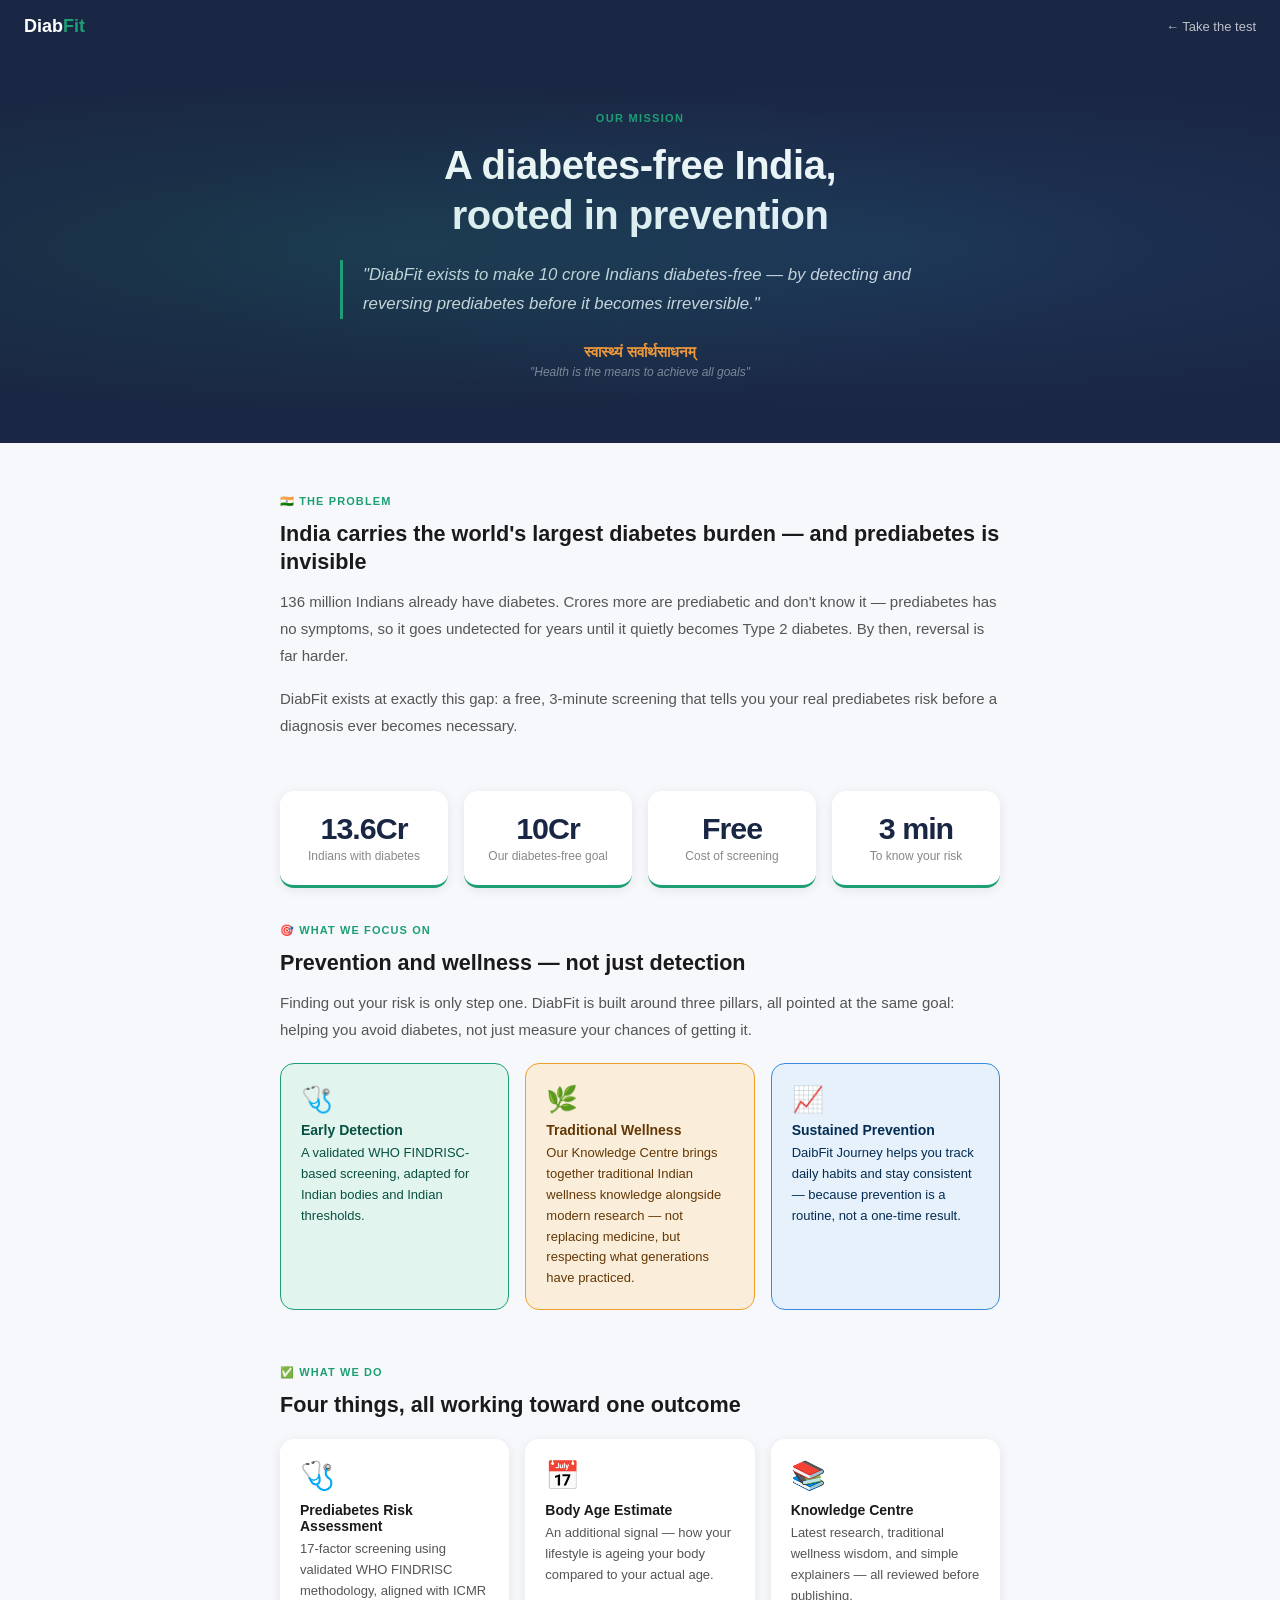
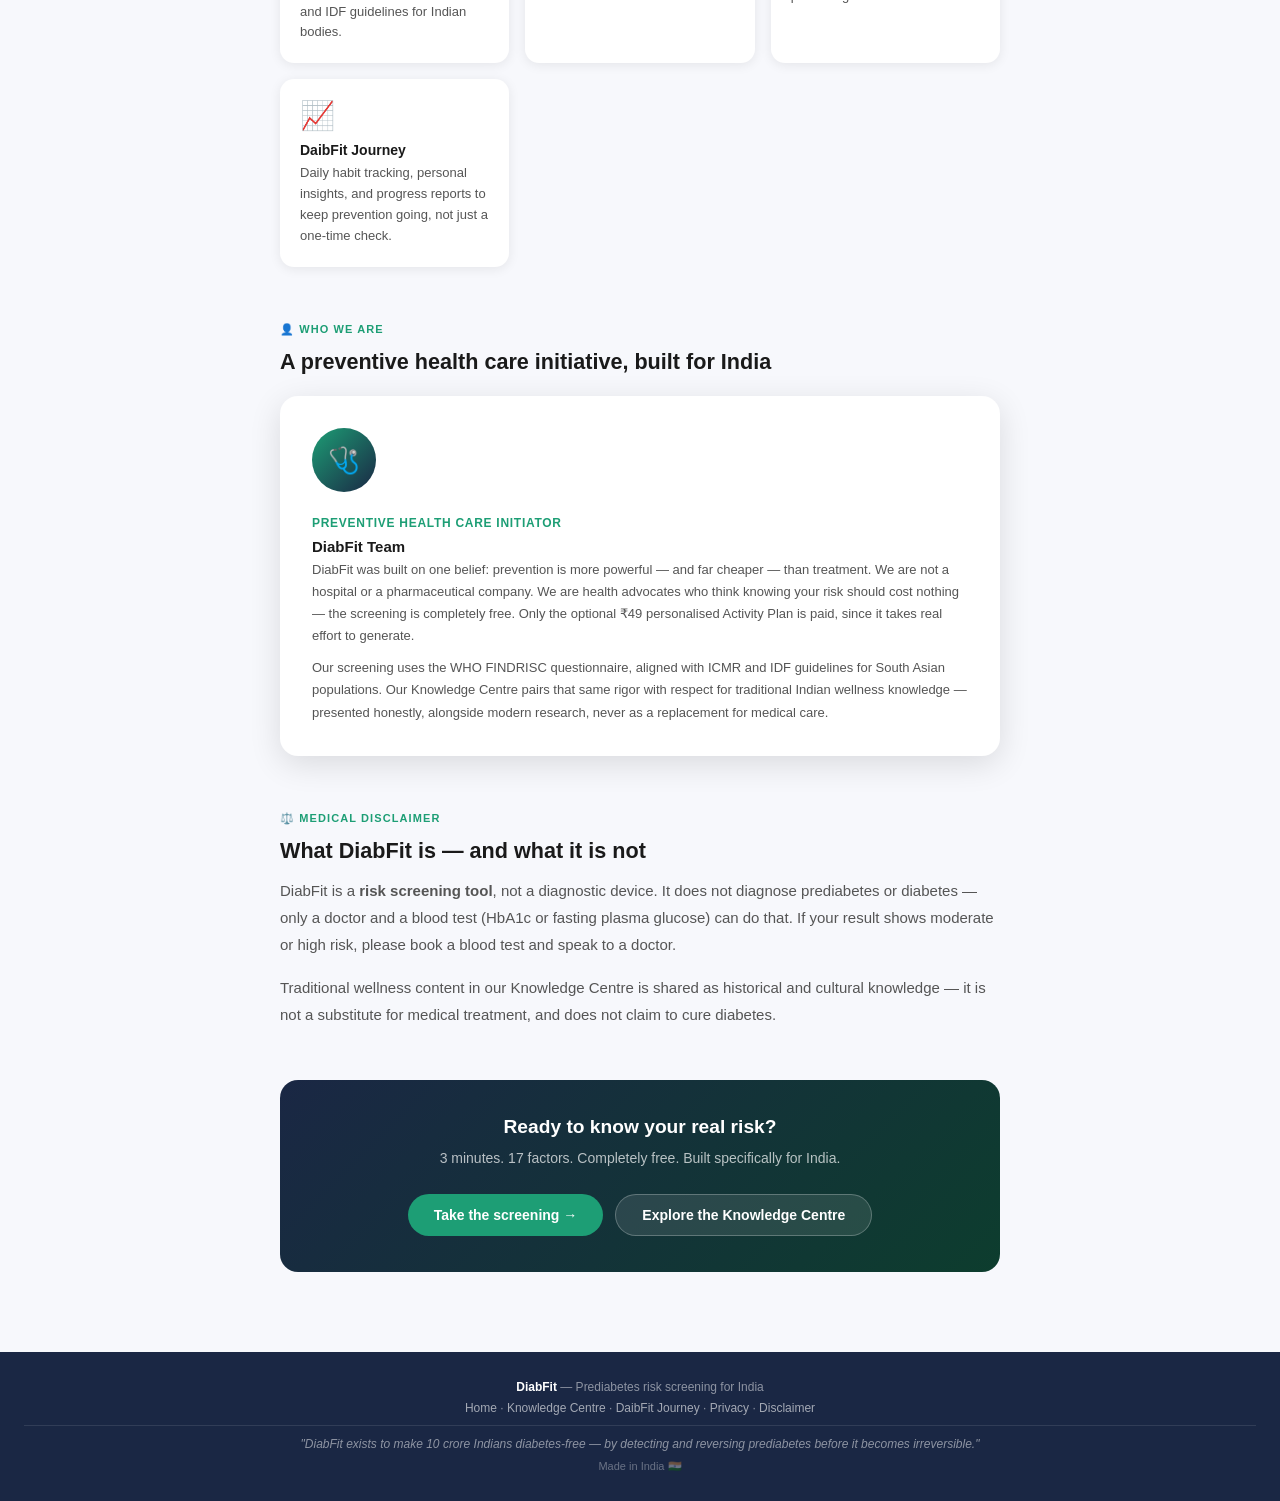
<file: about.html>
<!DOCTYPE html>
<html lang="en">
<head>
<meta charset="UTF-8">
<meta name="viewport" content="width=device-width, initial-scale=1.0">
<title>DiabFit — About Us</title>
<meta name="description" content="DiabFit exists to make 10 crore Indians diabetes-free — through early prediabetes detection, prevention, and wellness rooted in tradition.">
<style>
:root{
  --green:#1D9E75;--green-light:#E1F5EE;--green-dark:#085041;
  --amber:#EF9F27;--amber-light:#FAEEDA;--amber-dark:#633806;
  --navy:#1a2744;--navy-light:#253460;
  --saffron:#FF9933;
  --text:#1a1a1a;--text2:#555;--text3:#888;
  --border:#e0e0e0;--bg:#f7f8fc;--white:#fff;
  --shadow:0 2px 12px rgba(0,0,0,0.08);--shadow-lg:0 8px 32px rgba(0,0,0,0.12);
}
*{box-sizing:border-box;margin:0;padding:0}
body{font-family:-apple-system,BlinkMacSystemFont,'Segoe UI',sans-serif;background:var(--bg);color:var(--text)}
nav{background:var(--navy);padding:0 1.5rem;display:flex;align-items:center;justify-content:space-between;height:52px;position:sticky;top:0;z-index:100}
.logo{color:#fff;font-size:18px;font-weight:700}.logo span{color:var(--green)}
.nav-back{color:rgba(255,255,255,0.7);font-size:13px;text-decoration:none}
.nav-back:hover{color:#fff}
@media(max-width:480px){.nav-back{font-size:11px}}

.about-hero{background:var(--navy);color:#fff;padding:3.5rem 1.5rem 4rem;text-align:center;position:relative;overflow:hidden}
.about-hero::before{content:'';position:absolute;inset:0;background:radial-gradient(ellipse at 30% 50%,rgba(29,158,117,0.15) 0%,transparent 60%),radial-gradient(ellipse at 70% 50%,rgba(55,138,221,0.12) 0%,transparent 60%);pointer-events:none}
.hero-label{display:inline-block;font-size:11px;font-weight:700;color:var(--green);letter-spacing:.12em;text-transform:uppercase;margin-bottom:1rem}
.about-hero h1{font-size:clamp(1.7rem,4.5vw,2.5rem);font-weight:800;line-height:1.25;margin-bottom:1.25rem;letter-spacing:-0.5px}
.mission-quote{max-width:600px;margin:0 auto;font-size:1.05rem;line-height:1.75;color:rgba(255,255,255,0.85);font-style:italic;border-left:3px solid var(--green);padding-left:1.25rem;text-align:left}
.shlok{margin-top:1.5rem;font-size:.95rem;color:var(--saffron);font-weight:600}
.shlok-trans{font-size:12px;color:rgba(255,255,255,0.45);font-style:italic;margin-top:.25rem}

.wrap{max-width:760px;margin:0 auto;padding:3rem 1.25rem 5rem}
.section{margin-bottom:3.25rem}
.section-tag{display:inline-flex;align-items:center;gap:6px;font-size:11px;font-weight:700;color:var(--green);text-transform:uppercase;letter-spacing:.1em;margin-bottom:.75rem}
.section h2{font-size:1.35rem;font-weight:800;color:var(--text);margin-bottom:.75rem;line-height:1.3}
.section p{font-size:15px;color:var(--text2);line-height:1.8;margin-bottom:1rem}
.section p:last-child{margin-bottom:0}

.stat-row{display:grid;grid-template-columns:repeat(auto-fit,minmax(140px,1fr));gap:1rem;margin:2rem 0}
.stat-card{background:var(--white);border-radius:14px;box-shadow:var(--shadow);padding:1.25rem 1rem;text-align:center;border-bottom:3px solid var(--green)}
.stat-num{font-size:1.9rem;font-weight:800;color:var(--navy);display:block;letter-spacing:-1px}
.stat-label{font-size:12px;color:var(--text3);margin-top:3px;line-height:1.4}

.pillars-grid{display:grid;grid-template-columns:repeat(auto-fit,minmax(210px,1fr));gap:1rem;margin-top:1.25rem}
.pillar{border-radius:14px;padding:1.25rem;border:1px solid var(--border)}
.pillar-icon{font-size:1.6rem;margin-bottom:.5rem}
.pillar h4{font-size:14px;font-weight:700;margin-bottom:.35rem}
.pillar p{font-size:13px;color:var(--text2);line-height:1.6;margin:0}

.diff-grid{display:grid;grid-template-columns:repeat(auto-fit,minmax(200px,1fr));gap:1rem;margin-top:1.25rem}
.diff-item{background:var(--white);border-radius:14px;box-shadow:var(--shadow);padding:1.25rem}
.diff-icon{font-size:1.75rem;margin-bottom:.6rem}
.diff-item h4{font-size:14px;font-weight:700;color:var(--text);margin-bottom:.35rem}
.diff-item p{font-size:13px;color:var(--text2);line-height:1.6;margin:0}

.founder-card{background:var(--white);border-radius:18px;box-shadow:var(--shadow-lg);padding:2rem;margin-top:1.25rem;display:flex;gap:1.5rem;align-items:flex-start;flex-wrap:wrap}
.founder-avatar{width:64px;height:64px;border-radius:50%;background:linear-gradient(135deg,var(--green),var(--navy));display:flex;align-items:center;justify-content:center;font-size:1.6rem;flex-shrink:0}
.founder-info h3{font-size:15px;font-weight:700;color:var(--text);margin-bottom:.25rem}
.founder-info .role{font-size:12px;color:var(--green);font-weight:600;text-transform:uppercase;letter-spacing:.06em;margin-bottom:.5rem}
.founder-info p{font-size:13px;color:var(--text2);line-height:1.7;margin:0 0 .65rem}

.cta-box{background:linear-gradient(135deg,var(--navy),#0d3d2e);border-radius:18px;padding:2.25rem;text-align:center;margin-top:1.5rem}
.cta-box h3{font-size:1.2rem;font-weight:800;color:#fff;margin-bottom:.6rem}
.cta-box p{font-size:14px;color:rgba(255,255,255,0.7);margin-bottom:1.5rem;line-height:1.65}
.cta-row{display:flex;gap:.75rem;justify-content:center;flex-wrap:wrap}
.cta-btn{display:inline-flex;align-items:center;gap:8px;background:var(--green);color:#fff;padding:12px 26px;border-radius:99px;font-size:14px;font-weight:700;text-decoration:none;transition:all .2s}
.cta-btn:hover{transform:translateY(-2px)}
.cta-btn.secondary{background:rgba(255,255,255,0.1);border:1px solid rgba(255,255,255,0.25)}

footer{background:var(--navy);color:rgba(255,255,255,0.5);text-align:center;padding:1.75rem 1.5rem;font-size:12px}
footer a{color:rgba(255,255,255,0.6);text-decoration:none}
footer a:hover{color:#fff}
.footer-flag{display:flex;align-items:center;justify-content:center;gap:6px;margin-top:.6rem;font-size:11px;color:rgba(255,255,255,0.35)}

@media(max-width:480px){
  .about-hero{padding:2.75rem 1rem 3rem}
  .founder-card{flex-direction:column}
  .wrap{padding:2rem 1rem 4rem}
  .cta-row{flex-direction:column}
}
</style>
</head>
<body>

<nav>
  <div class="logo">Diab<span>Fit</span></div>
  <a href="/" class="nav-back">← Take the test</a>
</nav>

<section class="about-hero">
  <div class="hero-label">Our Mission</div>
  <h1>A diabetes-free India,<br>rooted in prevention</h1>
  <div style="max-width:620px;margin:1.25rem auto 0">
    <blockquote class="mission-quote">
      "DiabFit exists to make 10 crore Indians diabetes-free — by detecting and reversing prediabetes before it becomes irreversible."
    </blockquote>
  </div>
  <div class="shlok">स्वास्थ्यं सर्वार्थसाधनम्</div>
  <div class="shlok-trans">"Health is the means to achieve all goals"</div>
</section>

<div class="wrap">

  <div class="section">
    <div class="section-tag">🇮🇳 The Problem</div>
    <h2>India carries the world's largest diabetes burden — and prediabetes is invisible</h2>
    <p>136 million Indians already have diabetes. Crores more are prediabetic and don't know it — prediabetes has no symptoms, so it goes undetected for years until it quietly becomes Type 2 diabetes. By then, reversal is far harder.</p>
    <p>DiabFit exists at exactly this gap: a free, 3-minute screening that tells you your real prediabetes risk before a diagnosis ever becomes necessary.</p>
  </div>

  <div class="stat-row">
    <div class="stat-card"><span class="stat-num">13.6Cr</span><span class="stat-label">Indians with diabetes</span></div>
    <div class="stat-card"><span class="stat-num">10Cr</span><span class="stat-label">Our diabetes-free goal</span></div>
    <div class="stat-card"><span class="stat-num">Free</span><span class="stat-label">Cost of screening</span></div>
    <div class="stat-card"><span class="stat-num">3 min</span><span class="stat-label">To know your risk</span></div>
  </div>

  <div class="section">
    <div class="section-tag">🎯 What We Focus On</div>
    <h2>Prevention and wellness — not just detection</h2>
    <p>Finding out your risk is only step one. DiabFit is built around three pillars, all pointed at the same goal: helping you avoid diabetes, not just measure your chances of getting it.</p>
    <div class="pillars-grid">
      <div class="pillar" style="border-color:var(--green);background:var(--green-light)">
        <div class="pillar-icon">🩺</div>
        <h4 style="color:var(--green-dark)">Early Detection</h4>
        <p style="color:var(--green-dark)">A validated WHO FINDRISC-based screening, adapted for Indian bodies and Indian thresholds.</p>
      </div>
      <div class="pillar" style="border-color:var(--amber);background:var(--amber-light)">
        <div class="pillar-icon">🌿</div>
        <h4 style="color:var(--amber-dark)">Traditional Wellness</h4>
        <p style="color:var(--amber-dark)">Our Knowledge Centre brings together traditional Indian wellness knowledge alongside modern research — not replacing medicine, but respecting what generations have practiced.</p>
      </div>
      <div class="pillar" style="border-color:#378ADD;background:#E6F1FB">
        <div class="pillar-icon">📈</div>
        <h4 style="color:#042C53">Sustained Prevention</h4>
        <p style="color:#042C53">DaibFit Journey helps you track daily habits and stay consistent — because prevention is a routine, not a one-time result.</p>
      </div>
    </div>
  </div>

  <div class="section">
    <div class="section-tag">✅ What We Do</div>
    <h2>Four things, all working toward one outcome</h2>
    <div class="diff-grid">
      <div class="diff-item">
        <div class="diff-icon">🩺</div>
        <h4>Prediabetes Risk Assessment</h4>
        <p>17-factor screening using validated WHO FINDRISC methodology, aligned with ICMR and IDF guidelines for Indian bodies.</p>
      </div>
      <div class="diff-item">
        <div class="diff-icon">📅</div>
        <h4>Body Age Estimate</h4>
        <p>An additional signal — how your lifestyle is ageing your body compared to your actual age.</p>
      </div>
      <div class="diff-item">
        <div class="diff-icon">📚</div>
        <h4>Knowledge Centre</h4>
        <p>Latest research, traditional wellness wisdom, and simple explainers — all reviewed before publishing.</p>
      </div>
      <div class="diff-item">
        <div class="diff-icon">📈</div>
        <h4>DaibFit Journey</h4>
        <p>Daily habit tracking, personal insights, and progress reports to keep prevention going, not just a one-time check.</p>
      </div>
    </div>
  </div>

  <div class="section">
    <div class="section-tag">👤 Who We Are</div>
    <h2>A preventive health care initiative, built for India</h2>
    <div class="founder-card">
      <div class="founder-avatar">🩺</div>
      <div class="founder-info">
        <div class="role">Preventive Health Care Initiator</div>
        <h3>DiabFit Team</h3>
        <p>DiabFit was built on one belief: prevention is more powerful — and far cheaper — than treatment. We are not a hospital or a pharmaceutical company. We are health advocates who think knowing your risk should cost nothing — the screening is completely free. Only the optional ₹49 personalised Activity Plan is paid, since it takes real effort to generate.</p>
        <p>Our screening uses the WHO FINDRISC questionnaire, aligned with ICMR and IDF guidelines for South Asian populations. Our Knowledge Centre pairs that same rigor with respect for traditional Indian wellness knowledge — presented honestly, alongside modern research, never as a replacement for medical care.</p>
      </div>
    </div>
  </div>

  <div class="section">
    <div class="section-tag">⚖️ Medical Disclaimer</div>
    <h2>What DiabFit is — and what it is not</h2>
    <p>DiabFit is a <strong>risk screening tool</strong>, not a diagnostic device. It does not diagnose prediabetes or diabetes — only a doctor and a blood test (HbA1c or fasting plasma glucose) can do that. If your result shows moderate or high risk, please book a blood test and speak to a doctor.</p>
    <p>Traditional wellness content in our Knowledge Centre is shared as historical and cultural knowledge — it is not a substitute for medical treatment, and does not claim to cure diabetes.</p>
  </div>

  <div class="cta-box">
    <h3>Ready to know your real risk?</h3>
    <p>3 minutes. 17 factors. Completely free. Built specifically for India.</p>
    <div class="cta-row">
      <a href="/" class="cta-btn">Take the screening →</a>
      <a href="/library.html" class="cta-btn secondary">Explore the Knowledge Centre</a>
    </div>
  </div>

</div>

<footer>
  <div><strong style="color:#fff">DiabFit</strong> — Prediabetes risk screening for India</div>
  <div style="margin-top:.4rem"><a href="/">Home</a> · <a href="/library.html">Knowledge Centre</a> · <a href="/tracker.html">DaibFit Journey</a> · <a href="/privacy.html">Privacy</a> · <a href="/disclaimer.html">Disclaimer</a></div>
  <div style="margin-top:.65rem;padding-top:.65rem;border-top:1px solid rgba(255,255,255,0.1);font-size:12px;color:rgba(255,255,255,0.5);font-style:italic">
    "DiabFit exists to make 10 crore Indians diabetes-free — by detecting and reversing prediabetes before it becomes irreversible."
  </div>
  <div class="footer-flag">Made in India 🇮🇳</div>
</footer>

</body>
</html>
</file>
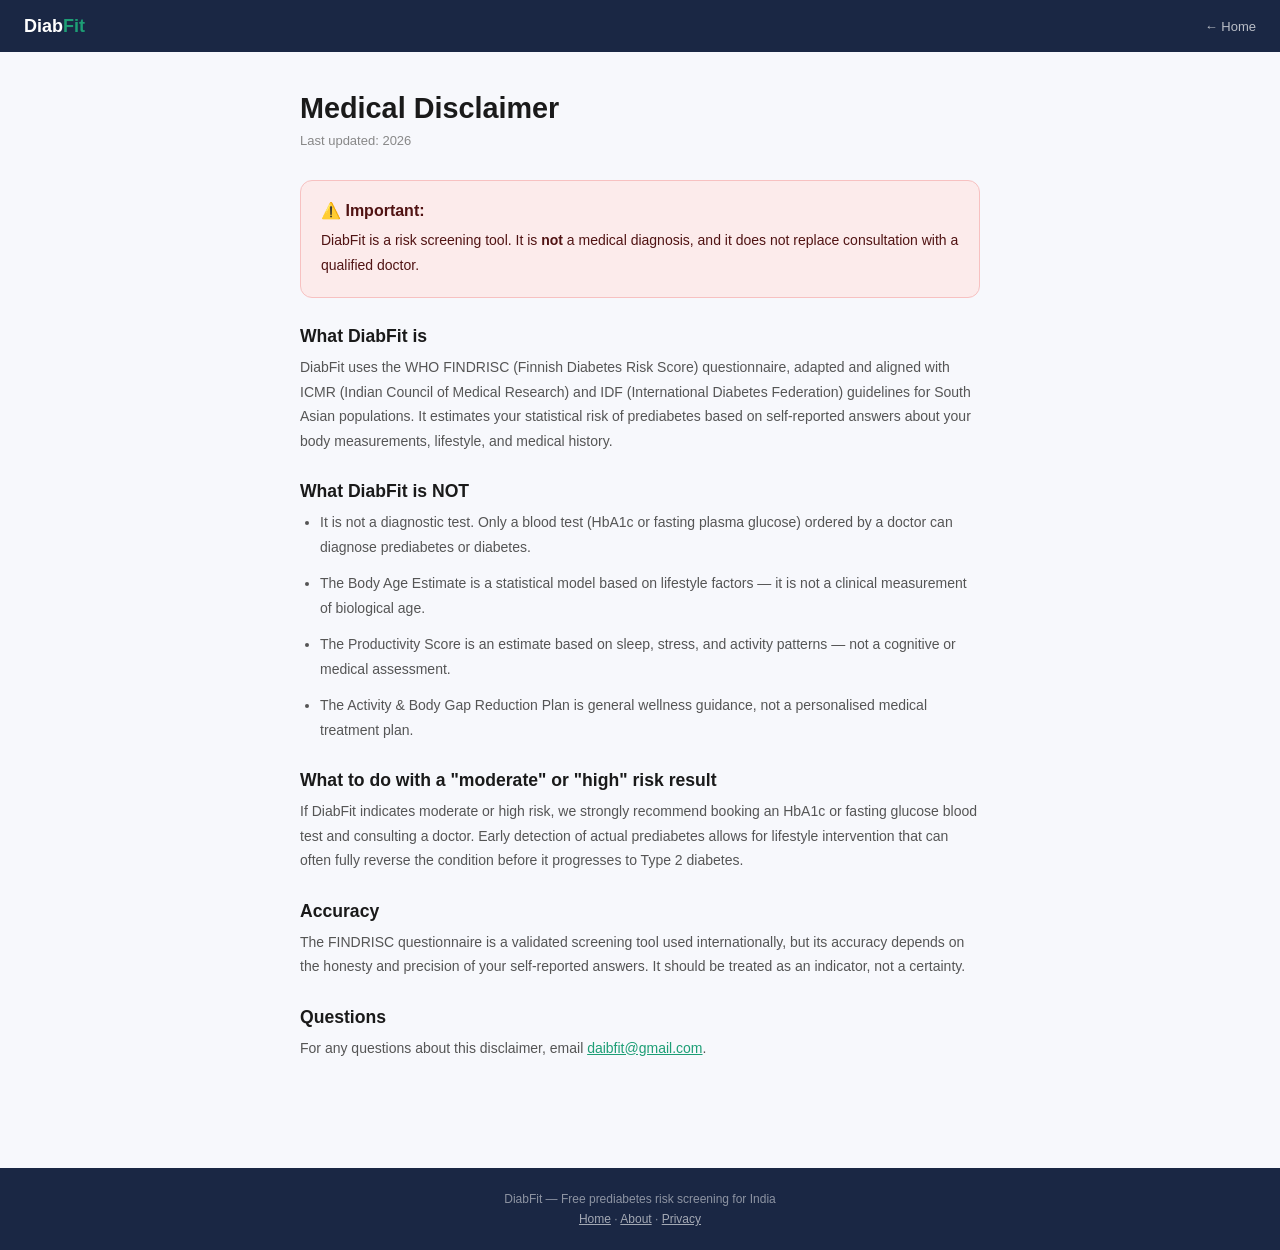
<file: disclaimer.html>
<!DOCTYPE html>
<html lang="en">
<head>
<meta charset="UTF-8">
<meta name="viewport" content="width=device-width, initial-scale=1.0">
<title>DiabFit — Medical Disclaimer</title>
<style>
:root{--navy:#1a2744;--green:#1D9E75;--red:#E24B4A;--text:#1a1a1a;--text2:#555;--text3:#888;--border:#e0e0e0;--bg:#f7f8fc}
*{box-sizing:border-box;margin:0;padding:0}
body{font-family:-apple-system,BlinkMacSystemFont,'Segoe UI',sans-serif;background:var(--bg);color:var(--text)}
nav{background:var(--navy);padding:0 1.5rem;display:flex;align-items:center;justify-content:space-between;height:52px}
.logo{color:#fff;font-size:18px;font-weight:700}.logo span{color:var(--green)}
.nav-back{color:rgba(255,255,255,0.7);font-size:13px;text-decoration:none}
.main{max-width:720px;margin:0 auto;padding:2.5rem 1.25rem 4rem}
h1{font-size:1.8rem;font-weight:800;margin-bottom:.5rem}
.updated{font-size:13px;color:var(--text3);margin-bottom:2rem}
h2{font-size:1.1rem;font-weight:700;margin:1.75rem 0 .5rem}
p,li{font-size:14px;color:var(--text2);line-height:1.75;margin-bottom:.75rem}
ul{padding-left:1.25rem}
a{color:var(--green)}
.warn-card{background:#FCEBEB;border:1px solid #F7C1C1;border-radius:12px;padding:1.25rem;margin:1rem 0}
.warn-card strong{color:#501313}
.warn-card p{color:#501313;margin-bottom:0}
footer{background:var(--navy);color:rgba(255,255,255,0.5);text-align:center;padding:1.5rem;font-size:12px;margin-top:2rem}
footer a{color:rgba(255,255,255,0.6)}
@media(max-width:480px){.nav-back{font-size:11px}h1{font-size:1.4rem}}
</style>
</head>
<body>
<nav>
  <div class="logo">Diab<span>Fit</span></div>
  <a href="/" class="nav-back">← Home</a>
</nav>
<div class="main">
  <h1>Medical Disclaimer</h1>
  <div class="updated">Last updated: 2026</div>

  <div class="warn-card">
    <strong>⚠️ Important:</strong>
    <p style="margin-top:.5rem">DiabFit is a risk screening tool. It is <strong>not</strong> a medical diagnosis, and it does not replace consultation with a qualified doctor.</p>
  </div>

  <h2>What DiabFit is</h2>
  <p>DiabFit uses the WHO FINDRISC (Finnish Diabetes Risk Score) questionnaire, adapted and aligned with ICMR (Indian Council of Medical Research) and IDF (International Diabetes Federation) guidelines for South Asian populations. It estimates your statistical risk of prediabetes based on self-reported answers about your body measurements, lifestyle, and medical history.</p>

  <h2>What DiabFit is NOT</h2>
  <ul>
    <li>It is not a diagnostic test. Only a blood test (HbA1c or fasting plasma glucose) ordered by a doctor can diagnose prediabetes or diabetes.</li>
    <li>The Body Age Estimate is a statistical model based on lifestyle factors — it is not a clinical measurement of biological age.</li>
    <li>The Productivity Score is an estimate based on sleep, stress, and activity patterns — not a cognitive or medical assessment.</li>
    <li>The Activity & Body Gap Reduction Plan is general wellness guidance, not a personalised medical treatment plan.</li>
  </ul>

  <h2>What to do with a "moderate" or "high" risk result</h2>
  <p>If DiabFit indicates moderate or high risk, we strongly recommend booking an HbA1c or fasting glucose blood test and consulting a doctor. Early detection of actual prediabetes allows for lifestyle intervention that can often fully reverse the condition before it progresses to Type 2 diabetes.</p>

  <h2>Accuracy</h2>
  <p>The FINDRISC questionnaire is a validated screening tool used internationally, but its accuracy depends on the honesty and precision of your self-reported answers. It should be treated as an indicator, not a certainty.</p>

  <h2>Questions</h2>
  <p>For any questions about this disclaimer, email <a href="mailto:daibfit@gmail.com">daibfit@gmail.com</a>.</p>
</div>
<footer>
  <div>DiabFit — Free prediabetes risk screening for India</div>
  <div style="margin-top:.4rem"><a href="/">Home</a> · <a href="/about.html">About</a> · <a href="/privacy.html">Privacy</a></div>
</footer>
</body>
</html>
</file>
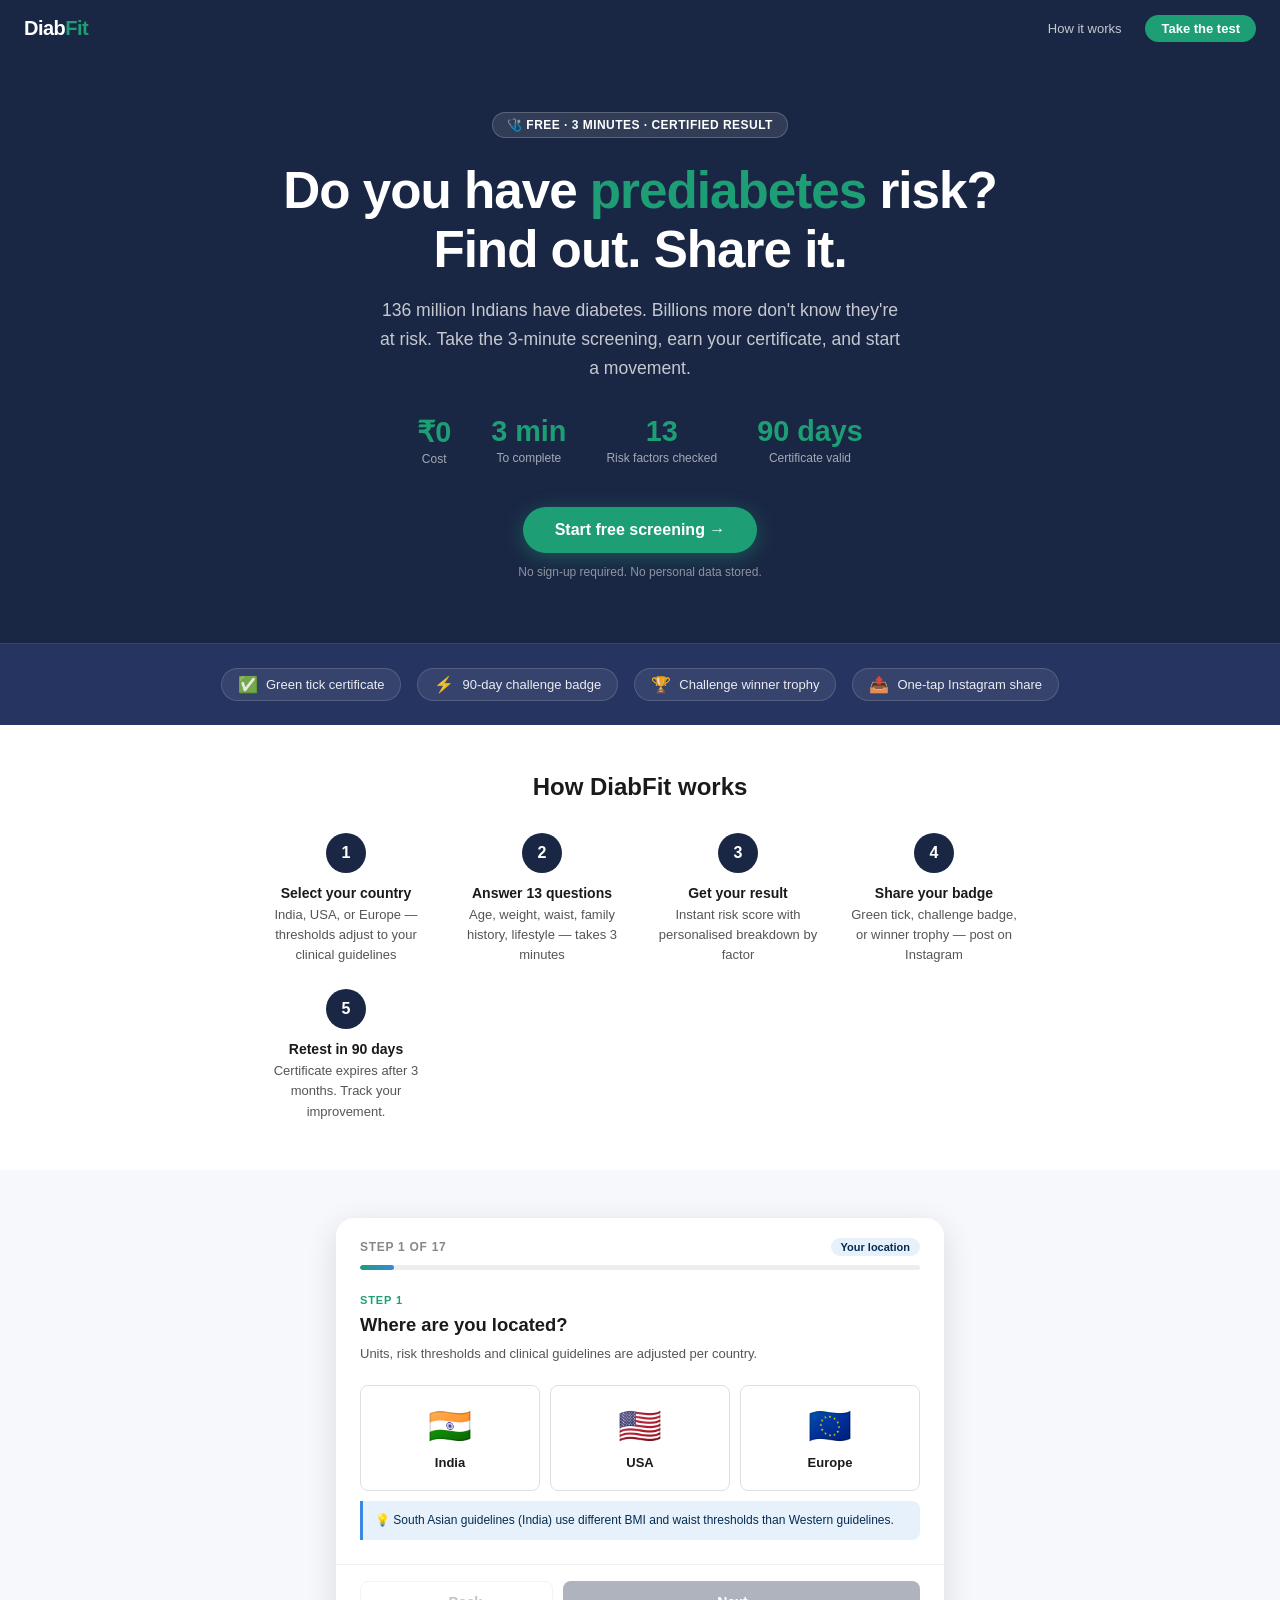
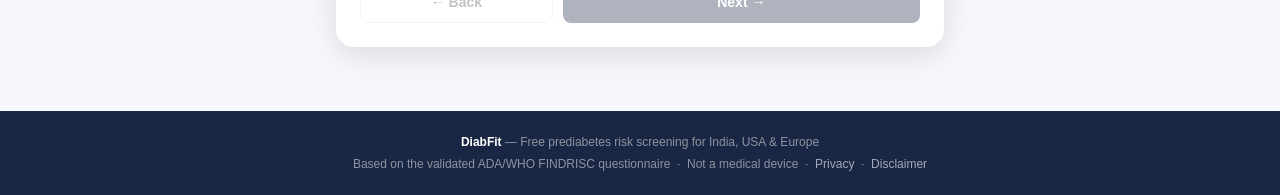
<file: prediabatic.html>
<!DOCTYPE html>
<html lang="en">
<head>
<meta charset="UTF-8">
<meta name="viewport" content="width=device-width, initial-scale=1.0">
<title>DiabFit — Free Prediabetes Risk Screening</title>
<meta name="description" content="Take the free 3-minute prediabetes risk screening. Get your certificate. Share your result. Join the health movement.">
<style>
  :root {
    --green: #1D9E75; --green-light: #E1F5EE; --green-dark: #085041;
    --amber: #EF9F27; --amber-light: #FAEEDA; --amber-dark: #633806;
    --red: #E24B4A; --red-light: #FCEBEB; --red-dark: #501313;
    --blue: #378ADD; --blue-light: #E6F1FB; --blue-dark: #042C53;
    --navy: #1a2744; --navy-light: #253460;
    --text: #1a1a1a; --text2: #555; --text3: #888;
    --border: #e0e0e0; --bg: #f7f8fc; --white: #ffffff;
    --radius: 12px; --radius-sm: 8px;
    --shadow: 0 2px 12px rgba(0,0,0,0.08);
    --shadow-lg: 0 8px 32px rgba(0,0,0,0.12);
  }
  * { box-sizing: border-box; margin: 0; padding: 0; }
  body { font-family: -apple-system, BlinkMacSystemFont, 'Segoe UI', sans-serif; background: var(--bg); color: var(--text); min-height: 100vh; }

  /* NAV */
  nav { background: var(--navy); padding: 0 1.5rem; display: flex; align-items: center; justify-content: space-between; height: 56px; position: sticky; top: 0; z-index: 100; }
  .logo { color: #fff; font-size: 20px; font-weight: 700; letter-spacing: -0.5px; }
  .logo span { color: var(--green); }
  nav a { color: rgba(255,255,255,0.75); font-size: 13px; text-decoration: none; margin-left: 1.5rem; }
  nav a:hover { color: #fff; }
  .nav-cta { background: var(--green); color: #fff !important; padding: 6px 16px; border-radius: 99px; font-weight: 600; }

  /* HERO */
  .hero { background: var(--navy); color: #fff; padding: 3.5rem 1.5rem 4rem; text-align: center; }
  .hero-badge { display: inline-flex; align-items: center; gap: 6px; background: rgba(255,255,255,0.1); border: 1px solid rgba(255,255,255,0.2); border-radius: 99px; padding: 5px 14px; font-size: 12px; font-weight: 600; letter-spacing: .04em; text-transform: uppercase; margin-bottom: 1.5rem; }
  .hero h1 { font-size: clamp(2rem, 5vw, 3.2rem); font-weight: 800; line-height: 1.15; margin-bottom: 1rem; letter-spacing: -1px; }
  .hero h1 em { color: var(--green); font-style: normal; }
  .hero p { font-size: 1.1rem; color: rgba(255,255,255,0.75); max-width: 520px; margin: 0 auto 2rem; line-height: 1.65; }
  .hero-stats { display: flex; justify-content: center; gap: 2.5rem; flex-wrap: wrap; margin-bottom: 2.5rem; }
  .stat { text-align: center; }
  .stat-num { font-size: 1.8rem; font-weight: 800; color: var(--green); display: block; }
  .stat-label { font-size: 12px; color: rgba(255,255,255,0.6); }
  .hero-btn { display: inline-flex; align-items: center; gap: 8px; background: var(--green); color: #fff; padding: 14px 32px; border-radius: 99px; font-size: 1rem; font-weight: 700; text-decoration: none; cursor: pointer; border: none; font-family: inherit; transition: all .2s; box-shadow: 0 4px 20px rgba(29,158,117,0.4); }
  .hero-btn:hover { transform: translateY(-2px); box-shadow: 0 8px 28px rgba(29,158,117,0.5); }
  .hero-note { font-size: 12px; color: rgba(255,255,255,0.5); margin-top: .75rem; }

  /* BADGES PREVIEW */
  .badges-row { display: flex; justify-content: center; gap: 1rem; flex-wrap: wrap; padding: 1.5rem; background: var(--navy-light); border-top: 1px solid rgba(255,255,255,0.08); }
  .badge-chip { display: flex; align-items: center; gap: 8px; background: rgba(255,255,255,0.08); border: 1px solid rgba(255,255,255,0.15); border-radius: 99px; padding: 6px 16px; font-size: 13px; color: rgba(255,255,255,0.9); font-weight: 500; }
  .badge-icon { font-size: 16px; }

  /* MAIN QUIZ CARD */
  .main { max-width: 640px; margin: 0 auto; padding: 2rem 1rem 4rem; }

  .quiz-card { background: var(--white); border-radius: 18px; box-shadow: var(--shadow-lg); overflow: hidden; }

  /* Progress */
  .quiz-header { padding: 1.25rem 1.5rem 0; }
  .progress-meta { display: flex; justify-content: space-between; align-items: center; margin-bottom: .6rem; }
  .progress-label { font-size: 12px; font-weight: 600; color: var(--text3); text-transform: uppercase; letter-spacing: .06em; }
  .section-pill { font-size: 11px; font-weight: 600; color: var(--blue-dark); background: var(--blue-light); padding: 3px 10px; border-radius: 99px; }
  .progress-bar { height: 5px; background: #eee; border-radius: 3px; overflow: hidden; }
  .progress-fill { height: 100%; background: linear-gradient(90deg, var(--green), var(--blue)); border-radius: 3px; transition: width .4s ease; }

  /* Question body */
  .question-body { padding: 1.5rem; }
  .q-num { font-size: 11px; font-weight: 700; color: var(--green); text-transform: uppercase; letter-spacing: .08em; margin-bottom: .4rem; }
  .q-title { font-size: 1.15rem; font-weight: 700; color: var(--text); margin-bottom: .4rem; line-height: 1.35; }
  .q-sub { font-size: 13px; color: var(--text2); line-height: 1.6; margin-bottom: 1.25rem; }

  /* Options */
  .options { display: flex; flex-direction: column; gap: 8px; }
  .opt { display: flex; align-items: center; gap: 12px; padding: 11px 14px; border: 1.5px solid var(--border); border-radius: var(--radius-sm); cursor: pointer; transition: all .15s; background: #fff; }
  .opt:hover { border-color: var(--green); background: var(--green-light); }
  .opt.sel { border-color: var(--green); background: var(--green-light); }
  .opt-radio { width: 18px; height: 18px; border-radius: 50%; border: 2px solid var(--border); flex-shrink: 0; display: flex; align-items: center; justify-content: center; transition: all .15s; }
  .opt.sel .opt-radio { border-color: var(--green); background: var(--green); }
  .opt-radio-dot { width: 7px; height: 7px; border-radius: 50%; background: #fff; opacity: 0; }
  .opt.sel .opt-radio-dot { opacity: 1; }
  .opt-text { font-size: 14px; color: var(--text); flex: 1; line-height: 1.4; }
  .opt-risk { font-size: 11px; font-weight: 700; color: var(--text3); white-space: nowrap; }
  .opt.sel .opt-risk { color: var(--green-dark); }

  /* Country selector */
  .country-grid { display: grid; grid-template-columns: repeat(3, 1fr); gap: 10px; }
  .c-card { border: 1.5px solid var(--border); border-radius: var(--radius-sm); padding: 1.2rem .5rem; text-align: center; cursor: pointer; transition: all .15s; background: #fff; }
  .c-card:hover { border-color: var(--green); background: var(--green-light); }
  .c-card.sel { border-color: var(--green); background: var(--green-light); }
  .c-flag { font-size: 2.2rem; display: block; margin-bottom: 6px; }
  .c-name { font-size: 13px; font-weight: 700; color: var(--text); }
  .c-card.sel .c-name { color: var(--green-dark); }

  /* Input fields */
  .input-section { display: flex; flex-direction: column; gap: 12px; }
  .unit-tabs { display: flex; border: 1.5px solid var(--border); border-radius: var(--radius-sm); overflow: hidden; margin-bottom: 10px; }
  .ut { flex: 1; padding: 7px 12px; font-size: 13px; font-weight: 600; cursor: pointer; border: none; background: transparent; color: var(--text3); font-family: inherit; transition: all .15s; }
  .ut.on { background: var(--navy); color: #fff; }
  .field-row { display: flex; gap: 10px; }
  .field { display: flex; flex-direction: column; gap: 4px; flex: 1; }
  .field label { font-size: 12px; font-weight: 600; color: var(--text2); text-transform: uppercase; letter-spacing: .05em; }
  .field input { padding: 10px 12px; border: 1.5px solid var(--border); border-radius: var(--radius-sm); font-size: 15px; color: var(--text); background: #fff; font-family: inherit; outline: none; transition: border-color .15s; }
  .field input:focus { border-color: var(--green); }
  .converted-display { font-size: 12px; color: var(--text3); font-style: italic; min-height: 18px; }
  .hint-box { background: var(--blue-light); border-left: 3px solid var(--blue); border-radius: 0 var(--radius-sm) var(--radius-sm) 0; padding: 10px 12px; font-size: 12px; color: var(--blue-dark); line-height: 1.55; margin-top: 10px; }

  /* Nav buttons */
  .quiz-footer { padding: 1rem 1.5rem 1.5rem; display: flex; gap: 10px; border-top: 1px solid #f0f0f0; }
  .btn-back { flex: 1; padding: 12px; border: 1.5px solid var(--border); border-radius: var(--radius-sm); background: #fff; color: var(--text2); font-size: 14px; font-weight: 600; cursor: pointer; font-family: inherit; transition: all .15s; }
  .btn-back:hover:not(:disabled) { border-color: var(--text); color: var(--text); }
  .btn-back:disabled { opacity: .35; cursor: not-allowed; }
  .btn-next { flex: 2; padding: 12px; border: none; border-radius: var(--radius-sm); background: var(--navy); color: #fff; font-size: 14px; font-weight: 700; cursor: pointer; font-family: inherit; transition: all .15s; }
  .btn-next:hover:not(:disabled) { background: var(--green); }
  .btn-next:disabled { opacity: .35; cursor: not-allowed; }

  /* RESULT */
  .result-card { background: var(--white); border-radius: 18px; box-shadow: var(--shadow-lg); overflow: hidden; }
  .result-header { padding: 2rem 1.5rem 1.5rem; text-align: center; }
  .r-icon { font-size: 3.5rem; margin-bottom: .75rem; }
  .r-title { font-size: 1.4rem; font-weight: 800; color: var(--text); margin-bottom: .5rem; line-height: 1.25; }
  .r-sub { font-size: 14px; color: var(--text2); line-height: 1.65; max-width: 480px; margin: 0 auto .75rem; }
  .score-pill { display: inline-flex; align-items: center; gap: 6px; padding: 6px 18px; border-radius: 99px; font-size: 14px; font-weight: 700; }

  .result-body { padding: 1rem 1.5rem 1.5rem; }

  .section-card { background: #fafafa; border: 1px solid var(--border); border-radius: var(--radius); padding: 1rem 1.1rem; margin-bottom: .75rem; }
  .sc-title { font-size: 11px; font-weight: 700; color: var(--text3); text-transform: uppercase; letter-spacing: .07em; margin-bottom: .6rem; }
  .sc-row { display: flex; justify-content: space-between; align-items: center; padding: 5px 0; border-bottom: 1px solid #eee; font-size: 13px; }
  .sc-row:last-child { border: none; }
  .sc-label { color: var(--text2); }
  .sc-val { font-weight: 700; color: var(--text); }

  .bmi-bar { display: flex; height: 8px; border-radius: 4px; overflow: hidden; gap: 2px; margin: 8px 0 4px; }
  .bmi-seg { border-radius: 2px; }
  .bmi-labels { display: flex; justify-content: space-between; font-size: 10px; color: var(--text3); }

  .action-card { border-radius: var(--radius); padding: 1rem 1.1rem; margin-bottom: .75rem; }
  .action-card h4 { font-size: 14px; font-weight: 700; margin-bottom: 6px; }
  .action-card ul { font-size: 13px; line-height: 1.75; padding-left: 1.1rem; }

  .share-section { padding: 0 1.5rem 1.5rem; }
  .share-title { font-size: 11px; font-weight: 700; color: var(--text3); text-transform: uppercase; letter-spacing: .07em; margin-bottom: .75rem; text-align: center; }
  .share-btn { display: flex; align-items: center; justify-content: center; gap: 10px; padding: 13px; border-radius: var(--radius-sm); font-size: 14px; font-weight: 700; cursor: pointer; border: none; width: 100%; margin-bottom: 8px; font-family: inherit; transition: all .15s; }
  .share-btn:hover { filter: brightness(1.05); transform: translateY(-1px); }
  .share-ig { background: var(--blue-light); color: var(--blue-dark); }
  .share-wa { background: var(--green-light); color: var(--green-dark); }
  .share-x { background: #f0f0f0; color: var(--text); }
  .restart-btn { width: 100%; padding: 11px; border: 1.5px solid var(--border); border-radius: var(--radius-sm); background: #fff; color: var(--text2); font-size: 14px; font-weight: 600; cursor: pointer; font-family: inherit; margin-top: 4px; }
  .restart-btn:hover { border-color: var(--text); color: var(--text); }

  .disclaimer { font-size: 11px; color: var(--text3); text-align: center; line-height: 1.65; padding: 1rem 1.5rem; border-top: 1px solid #f0f0f0; }

  /* Toast */
  .toast { position: fixed; bottom: 2rem; left: 50%; transform: translateX(-50%); background: var(--text); color: #fff; padding: 10px 20px; border-radius: 99px; font-size: 14px; font-weight: 600; opacity: 0; transition: opacity .3s; pointer-events: none; z-index: 999; white-space: nowrap; }
  .toast.show { opacity: 1; }

  /* HOW IT WORKS section */
  .how { padding: 3rem 1.5rem; background: var(--white); }
  .how h2 { text-align: center; font-size: 1.5rem; font-weight: 800; color: var(--text); margin-bottom: 2rem; }
  .steps-row { display: grid; grid-template-columns: repeat(auto-fit, minmax(160px, 1fr)); gap: 1.5rem; max-width: 760px; margin: 0 auto; }
  .step-item { text-align: center; }
  .step-num { width: 40px; height: 40px; border-radius: 50%; background: var(--navy); color: #fff; font-size: 16px; font-weight: 800; display: flex; align-items: center; justify-content: center; margin: 0 auto .75rem; }
  .step-item h3 { font-size: 14px; font-weight: 700; margin-bottom: 4px; }
  .step-item p { font-size: 13px; color: var(--text2); line-height: 1.55; }

  /* Footer */
  footer { background: var(--navy); color: rgba(255,255,255,0.5); text-align: center; padding: 1.5rem; font-size: 12px; }
  footer a { color: rgba(255,255,255,0.6); text-decoration: none; }
  footer a:hover { color: #fff; }

  @media (max-width: 480px) {
    .hero { padding: 2.5rem 1rem 3rem; }
    .hero-stats { gap: 1.5rem; }
    nav a:not(.nav-cta) { display: none; }
    .question-body { padding: 1.25rem; }
    .quiz-header { padding: 1rem 1.25rem 0; }
    .quiz-footer { padding: .75rem 1.25rem 1.25rem; }
  }
</style>
</head>
<body>

<!-- NAV -->
<nav>
  <div class="logo">Diab<span>Fit</span></div>
  <div style="display:flex;align-items:center">
    <a href="#how">How it works</a>
    <a href="#quiz-anchor" class="nav-cta" onclick="scrollToQuiz()">Take the test</a>
  </div>
</nav>

<!-- HERO -->
<section class="hero">
  <div class="hero-badge">🩺 Free · 3 minutes · Certified result</div>
  <h1>Do you have <em>prediabetes</em> risk?<br>Find out. Share it.</h1>
  <p>136 million Indians have diabetes. Billions more don't know they're at risk. Take the 3-minute screening, earn your certificate, and start a movement.</p>
  <div class="hero-stats">
    <div class="stat"><span class="stat-num">₹0</span><span class="stat-label">Cost</span></div>
    <div class="stat"><span class="stat-num">3 min</span><span class="stat-label">To complete</span></div>
    <div class="stat"><span class="stat-num">13</span><span class="stat-label">Risk factors checked</span></div>
    <div class="stat"><span class="stat-num">90 days</span><span class="stat-label">Certificate valid</span></div>
  </div>
  <button class="hero-btn" onclick="scrollToQuiz()">Start free screening →</button>
  <div class="hero-note">No sign-up required. No personal data stored.</div>
</section>

<div class="badges-row">
  <div class="badge-chip"><span class="badge-icon">✅</span> Green tick certificate</div>
  <div class="badge-chip"><span class="badge-icon">⚡</span> 90-day challenge badge</div>
  <div class="badge-chip"><span class="badge-icon">🏆</span> Challenge winner trophy</div>
  <div class="badge-chip"><span class="badge-icon">📤</span> One-tap Instagram share</div>
</div>

<!-- HOW IT WORKS -->
<section class="how" id="how">
  <h2>How DiabFit works</h2>
  <div class="steps-row">
    <div class="step-item"><div class="step-num">1</div><h3>Select your country</h3><p>India, USA, or Europe — thresholds adjust to your clinical guidelines</p></div>
    <div class="step-item"><div class="step-num">2</div><h3>Answer 13 questions</h3><p>Age, weight, waist, family history, lifestyle — takes 3 minutes</p></div>
    <div class="step-item"><div class="step-num">3</div><h3>Get your result</h3><p>Instant risk score with personalised breakdown by factor</p></div>
    <div class="step-item"><div class="step-num">4</div><h3>Share your badge</h3><p>Green tick, challenge badge, or winner trophy — post on Instagram</p></div>
    <div class="step-item"><div class="step-num">5</div><h3>Retest in 90 days</h3><p>Certificate expires after 3 months. Track your improvement.</p></div>
  </div>
</section>

<!-- QUIZ ANCHOR -->
<div id="quiz-anchor" style="padding-top:1rem"></div>

<!-- QUIZ -->
<div class="main">
  <div id="quiz-wrap">
    <div class="quiz-card">
      <div class="quiz-header">
        <div class="progress-meta">
          <span class="progress-label" id="step-lbl">Step 1 of 14</span>
          <span class="section-pill" id="sec-pill">Setup</span>
        </div>
        <div class="progress-bar"><div class="progress-fill" id="prog-fill" style="width:7%"></div></div>
      </div>
      <div class="question-body" id="q-body"></div>
      <div class="quiz-footer">
        <button class="btn-back" id="btn-back" onclick="goBack()" disabled>← Back</button>
        <button class="btn-next" id="btn-next" onclick="goNext()" disabled>Next →</button>
      </div>
    </div>
  </div>

  <div id="result-wrap" style="display:none">
    <div class="result-card">
      <div class="result-header">
        <div class="r-icon" id="r-icon"></div>
        <div class="r-title" id="r-title"></div>
        <div class="r-sub" id="r-sub"></div>
        <div class="score-pill" id="r-pill"></div>
      </div>
      <div class="result-body">
        <div class="section-card" id="r-profile"></div>
        <div id="r-bmi-section"></div>
        <div class="section-card" id="r-breakdown"></div>
        <div id="r-actions"></div>
      </div>
      <div class="share-section">
        <div class="share-title">Share your result</div>
        <button class="share-btn share-ig" onclick="doCopy('ig')"><span id="ig-ico">📸</span><span id="ig-txt">Copy Instagram caption</span></button>
        <button class="share-btn share-wa" onclick="doCopy('wa')">💬 Copy WhatsApp message</button>
        <button class="share-btn share-x" onclick="doCopy('x')">✖ Copy X (Twitter) post</button>
        <button class="restart-btn" onclick="restart()">Start over</button>
      </div>
      <div class="disclaimer">
        <strong>Medical disclaimer:</strong> DiabFit uses the validated ADA/WHO FINDRISC questionnaire adapted by country. This is a risk <em>screening tool only</em> — not a medical diagnosis. Only a doctor and blood test (HbA1c or fasting glucose) can diagnose prediabetes. Always consult your healthcare provider. Results are for awareness and education only.
      </div>
    </div>
  </div>
</div>

<!-- FOOTER -->
<footer>
  <div style="margin-bottom:.5rem"><strong style="color:#fff">DiabFit</strong> — Free prediabetes risk screening for India, USA &amp; Europe</div>
  <div>Based on the validated ADA/WHO FINDRISC questionnaire &nbsp;·&nbsp; Not a medical device &nbsp;·&nbsp; <a href="#">Privacy</a> &nbsp;·&nbsp; <a href="#">Disclaimer</a></div>
</footer>

<div class="toast" id="toast">Copied!</div>

<script>
// ── STATE ──────────────────────────────────────────────────────────────────
const S = {
  country:null, gender:null, ethnicity:null, age:null,
  weightKg:null, heightCm:null, waistCm:null, waistKnown:null,
  activity:null, diet:null, sleep:null, stress:null,
  smoking:null, alcohol:null, bp:null, familyHx:null, prevSugar:null,
  // unit prefs
  _hUnit:null, _wUnit:null, _waUnit:null,
  // scores
  sc:{}
};
let cur = 0;
let canNext = false;

// ── STEPS ──────────────────────────────────────────────────────────────────
const STEPS = [
  {id:'country',   section:'Your location'},
  {id:'gender',    section:'About you'},
  {id:'ethnicity', section:'About you'},
  {id:'age',       section:'About you'},
  {id:'height',    section:'Body measurements'},
  {id:'weight',    section:'Body measurements'},
  {id:'waistKnown',section:'Body measurements'},
  {id:'waist',     section:'Body measurements', skip:()=>S.waistKnown===1},
  {id:'activity',  section:'Lifestyle'},
  {id:'diet',      section:'Lifestyle'},
  {id:'sleep',     section:'Lifestyle'},
  {id:'stress',    section:'Lifestyle'},
  {id:'smoking',   section:'Lifestyle'},
  {id:'alcohol',   section:'Lifestyle'},
  {id:'bp',        section:'Medical history'},
  {id:'familyHx',  section:'Medical history'},
  {id:'prevSugar', section:'Medical history'},
];
const vs = ()=> STEPS.filter(s=>!s.skip||!s.skip());

// ── RENDER ENGINE ──────────────────────────────────────────────────────────
function render(){
  const steps = vs();
  const step = steps[cur];
  const total = steps.length;
  document.getElementById('step-lbl').textContent = 'Step '+(cur+1)+' of '+total;
  document.getElementById('sec-pill').textContent = step.section;
  document.getElementById('prog-fill').style.width = Math.round((cur+1)/total*100)+'%';
  document.getElementById('btn-back').disabled = cur===0;
  document.getElementById('btn-next').textContent = cur===total-1 ? 'See my result ✓' : 'Next →';
  canNext = false;
  BUILDERS[step.id]();
  updateNext();
}

function setOK(v){ canNext=v; updateNext(); }
function updateNext(){ document.getElementById('btn-next').disabled=!canNext; }

function goNext(){
  if(!canNext) return;
  const steps=vs();
  if(cur<steps.length-1){ cur++; render(); }
  else showResult();
}
function goBack(){ if(cur>0){cur--;render();} }
function restart(){
  Object.keys(S).forEach(k=>{ if(!k.startsWith('_')) S[k]=null; });
  S.sc={};
  cur=0;
  document.getElementById('quiz-wrap').style.display='block';
  document.getElementById('result-wrap').style.display='none';
  render();
}
function scrollToQuiz(){
  document.getElementById('quiz-anchor').scrollIntoView({behavior:'smooth'});
}

// ── HELPERS ────────────────────────────────────────────────────────────────
function setBody(html){ document.getElementById('q-body').innerHTML=html; }

function makeOpts(opts, key, onPick){
  return '<div class="options">'+opts.map((o,i)=>`
    <div class="opt${S[key]===i?' sel':''}" onclick="pickOpt(event,'${key}',${i},${o.score||0})">
      <div class="opt-radio"><div class="opt-radio-dot"></div></div>
      <span class="opt-text">${o.text}</span>
      <span class="opt-risk">${o.score>0?'+'+o.score+' pts':o.score===0?'Low risk':''}</span>
    </div>`).join('')+'</div>';
}

function pickOpt(e, key, idx, score){
  S[key]=idx; S.sc[key]=score;
  document.querySelectorAll('#q-body .opt').forEach((el,i)=>el.classList.toggle('sel',i===idx));
  setOK(true);
}

function hintBox(text){ return `<div class="hint-box">💡 ${text}</div>`; }

function getWaistThr(){
  const male = S.gender===0;
  const sa = S.ethnicity===0;
  if(male) return sa?{lo:90,hi:102}:{lo:94,hi:102};
  return {lo:80,hi:88};
}

function calcBMI(){
  if(!S.weightKg||!S.heightCm) return null;
  return +(S.weightKg/((S.heightCm/100)**2)).toFixed(1);
}

function bmiScore(bmi){
  const sa = S.ethnicity===0;
  if(sa){ if(bmi<23) return 0; if(bmi<25) return 1; if(bmi<27.5) return 2; return 3; }
  else  { if(bmi<25) return 0; if(bmi<30) return 1; if(bmi<35)   return 2; return 3; }
}

function bmiCat(bmi){
  const sa=S.ethnicity===0;
  if(sa){
    if(bmi<18.5) return {label:'Underweight',color:var_('--blue')};
    if(bmi<23)   return {label:'Healthy (South Asian)',color:var_('--green')};
    if(bmi<25)   return {label:'Overweight risk (South Asian)',color:var_('--amber')};
    if(bmi<27.5) return {label:'Obese class I (South Asian)',color:var_('--amber')};
    return       {label:'Obese class II',color:var_('--red')};
  } else {
    if(bmi<18.5) return {label:'Underweight',color:var_('--blue')};
    if(bmi<25)   return {label:'Healthy weight',color:var_('--green')};
    if(bmi<30)   return {label:'Overweight',color:var_('--amber')};
    if(bmi<35)   return {label:'Obese class I',color:var_('--red')};
    return       {label:'Obese class II',color:var_('--red')};
  }
}

function waistScore(){
  if(!S.waistCm) return 0;
  const t=getWaistThr();
  if(S.waistCm<t.lo) return 0;
  if(S.waistCm<t.hi) return 3;
  return 4;
}

function totalScore(){
  const bmi=calcBMI();
  return (bmi?bmiScore(bmi):0)+waistScore()+
    (S.sc.ethnicity||0)+(S.sc.age||0)+(S.sc.activity||0)+(S.sc.diet||0)+
    (S.sc.sleep||0)+(S.sc.stress||0)+(S.sc.smoking||0)+(S.sc.alcohol||0)+
    (S.sc.bp||0)+(S.sc.familyHx||0)+(S.sc.prevSugar||0);
}

function var_(name){ return getComputedStyle(document.documentElement).getPropertyValue(name).trim(); }

function fmtHt(cm){ return cm?`${cm} cm / ${Math.floor(cm/30.48)}ft ${Math.round((cm%30.48)/2.54)}in`:'—'; }
function fmtWt(kg){ return kg?`${kg.toFixed(1)} kg / ${Math.round(kg*2.205)} lbs`:'—'; }
function fmtWa(cm){ return cm?`${cm} cm / ${Math.round(cm/2.54)}"`:'—'; }
function retestDate(){ const d=new Date(); d.setDate(d.getDate()+90); return d.toLocaleDateString('en-GB',{day:'numeric',month:'long',year:'numeric'}); }

// ── STEP BUILDERS ──────────────────────────────────────────────────────────
const BUILDERS = {

country(){
  const countries=[{code:'india',flag:'🇮🇳',name:'India'},{code:'usa',flag:'🇺🇸',name:'USA'},{code:'europe',flag:'🇪🇺',name:'Europe'}];
  setBody(`
    <div class="q-num">Step 1</div>
    <div class="q-title">Where are you located?</div>
    <div class="q-sub">Units, risk thresholds and clinical guidelines are adjusted per country.</div>
    <div class="country-grid">${countries.map(c=>`
      <div class="c-card${S.country===c.code?' sel':''}" onclick="pickCountry('${c.code}',this)">
        <span class="c-flag">${c.flag}</span>
        <span class="c-name">${c.name}</span>
      </div>`).join('')}</div>
    ${hintBox('South Asian guidelines (India) use different BMI and waist thresholds than Western guidelines.')}
  `);
  if(S.country) setOK(true);
},

gender(){
  const opts=[{text:'Male',score:0},{text:'Female',score:0},{text:'Non-binary / prefer not to say',score:0}];
  setBody(`
    <div class="q-num">About you</div>
    <div class="q-title">What is your biological sex?</div>
    <div class="q-sub">Waist size thresholds differ by biological sex. This does not affect your certificate type.</div>
    ${makeOpts(opts,'gender')}
  `);
  if(S.gender!==null) setOK(true);
},

ethnicity(){
  let opts;
  if(S.country==='india'){
    opts=[{text:'South Asian (Indian, Pakistani, Bangladeshi, Sri Lankan)',score:2},{text:'Other Asian',score:1},{text:'Other / prefer not to say',score:0}];
  } else if(S.country==='usa'){
    opts=[{text:'South Asian',score:2},{text:'East / Southeast Asian',score:1},{text:'Black / African American',score:1},{text:'Hispanic / Latino',score:1},{text:'White / Caucasian',score:0},{text:'Other / prefer not to say',score:0}];
  } else {
    opts=[{text:'South Asian',score:2},{text:'East Asian',score:1},{text:'African / Caribbean',score:1},{text:'White European',score:0},{text:'Other / prefer not to say',score:0}];
  }
  setBody(`
    <div class="q-num">About you</div>
    <div class="q-title">What is your ethnic background?</div>
    <div class="q-sub">South Asians develop prediabetes at lower BMI thresholds — ethnicity adjusts the calculation, not the judgement.</div>
    ${makeOpts(opts,'ethnicity')}
    ${hintBox('South Asians are at risk from BMI 23+, not the Western 25+. This is the WHO\'s official guideline.')}
  `);
  if(S.ethnicity!==null) setOK(true);
},

age(){
  const opts=[{text:'Under 35',score:0},{text:'35–44',score:1},{text:'45–54',score:2},{text:'55–64',score:3},{text:'65 or older',score:4}];
  setBody(`
    <div class="q-num">About you</div>
    <div class="q-title">How old are you?</div>
    <div class="q-sub">Risk increases significantly after 40, and again after 55.</div>
    ${makeOpts(opts,'age')}
  `);
  if(S.age!==null) setOK(true);
},

height(){
  const usa = S.country==='usa';
  if(!S._hUnit) S._hUnit = usa?'ft':'cm';
  const ht = S.heightCm||'';
  const ft = ht?Math.floor(ht/30.48):'';
  const inc = ht?Math.round((ht%30.48)/2.54):'';
  setBody(`
    <div class="q-num">Body measurements</div>
    <div class="q-title">What is your height?</div>
    <div class="q-sub">Used to calculate your BMI.</div>
    <div class="input-section">
      <div class="unit-tabs">
        <button class="ut${S._hUnit==='ft'?' on':''}" onclick="setHUnit('ft')">ft / in</button>
        <button class="ut${S._hUnit==='cm'?' on':''}" onclick="setHUnit('cm')">cm</button>
      </div>
      <div id="h-ft" style="display:${S._hUnit==='ft'?'block':'none'}">
        <div class="field-row">
          <div class="field"><label>Feet</label><input type="number" id="hft" min="3" max="8" placeholder="5" value="${ft}" oninput="calcHft()"></div>
          <div class="field"><label>Inches</label><input type="number" id="hin" min="0" max="11" placeholder="8" value="${inc}" oninput="calcHft()"></div>
        </div>
      </div>
      <div id="h-cm" style="display:${S._hUnit==='cm'?'block':'none'}">
        <div class="field-row">
          <div class="field"><label>Centimetres</label><input type="number" id="hcm" min="100" max="250" placeholder="170" value="${ht}" oninput="calcHcm()"></div>
        </div>
      </div>
      <div class="converted-display" id="h-conv">${ht?fmtHt(ht):''}</div>
    </div>
    ${hintBox('Average Indian adult: 163 cm (5ft 4in) for men, 152 cm (5ft) for women.')}
  `);
  if(S.heightCm) setOK(true);
},

weight(){
  const usa=S.country==='usa', eu=S.country==='europe';
  if(!S._wUnit) S._wUnit=usa?'lbs':eu?'kg':'kg';
  const kg=S.weightKg||'';
  const lbs=kg?Math.round(kg*2.205):'';
  const st=kg?Math.floor(kg*2.205/14):'';
  const stlbs=kg?Math.round(kg*2.205%14):'';
  setBody(`
    <div class="q-num">Body measurements</div>
    <div class="q-title">What is your weight?</div>
    <div class="q-sub">Used alongside height to calculate your BMI — a key risk factor.</div>
    <div class="input-section">
      <div class="unit-tabs">
        <button class="ut${S._wUnit==='kg'?' on':''}" onclick="setWUnit('kg')">kg</button>
        <button class="ut${S._wUnit==='lbs'?' on':''}" onclick="setWUnit('lbs')">lbs</button>
        <button class="ut${S._wUnit==='st'?' on':''}" onclick="setWUnit('st')">st / lbs</button>
      </div>
      <div id="w-kg" style="display:${S._wUnit==='kg'?'block':'none'}">
        <div class="field-row"><div class="field"><label>Kilograms</label><input type="number" id="wkg" min="30" max="300" step="0.1" placeholder="70" value="${kg}" oninput="calcWkg()"></div></div>
      </div>
      <div id="w-lbs" style="display:${S._wUnit==='lbs'?'block':'none'}">
        <div class="field-row"><div class="field"><label>Pounds</label><input type="number" id="wlbs" min="66" max="660" placeholder="154" value="${lbs}" oninput="calcWlbs()"></div></div>
      </div>
      <div id="w-st" style="display:${S._wUnit==='st'?'block':'none'}">
        <div class="field-row">
          <div class="field"><label>Stone</label><input type="number" id="wst" min="5" max="47" placeholder="11" value="${st}" oninput="calcWst()"></div>
          <div class="field"><label>Pounds</label><input type="number" id="wstlbs" min="0" max="13" placeholder="0" value="${stlbs}" oninput="calcWst()"></div>
        </div>
      </div>
      <div class="converted-display" id="w-conv">${kg?fmtWt(+kg):''}</div>
    </div>
  `);
  if(S.weightKg) setOK(true);
},

waistKnown(){
  setBody(`
    <div class="q-num">Body measurements</div>
    <div class="q-title">Do you know your waist measurement?</div>
    <div class="q-sub">Waist size is one of the strongest indicators — especially for South Asians. If you have a tape measure, it takes 30 seconds to check.</div>
    <div class="options">
      <div class="opt${S.waistKnown===0?' sel':''}" onclick="pickWaistKnown(0)"><div class="opt-radio"><div class="opt-radio-dot"></div></div><span class="opt-text">Yes, I know my waist size</span></div>
      <div class="opt${S.waistKnown===1?' sel':''}" onclick="pickWaistKnown(1)"><div class="opt-radio"><div class="opt-radio-dot"></div></div><span class="opt-text">No, I'll skip this measurement</span></div>
    </div>
    ${hintBox('Measure at navel level, relaxed (not sucked in). Morning before eating gives the most accurate reading.')}
  `);
  if(S.waistKnown!==null) setOK(true);
},

waist(){
  const male=S.gender===0, thr=getWaistThr();
  if(!S._waUnit) S._waUnit=S.country==='usa'?'in':'cm';
  const cm=S.waistCm||'';
  const inch=cm?+(cm/2.54).toFixed(1):'';
  setBody(`
    <div class="q-num">Body measurements</div>
    <div class="q-title">What is your waist circumference?</div>
    <div class="q-sub">Measure around your navel, not your hips. Belly fat around organs is the key risk driver.</div>
    <div class="input-section">
      <div class="unit-tabs">
        <button class="ut${S._waUnit==='cm'?' on':''}" onclick="setWaUnit('cm')">cm</button>
        <button class="ut${S._waUnit==='in'?' on':''}" onclick="setWaUnit('in')">inches</button>
      </div>
      <div id="wa-cm" style="display:${S._waUnit==='cm'?'block':'none'}">
        <div class="field-row"><div class="field"><label>Centimetres</label><input type="number" id="wacm" min="40" max="200" step="0.5" placeholder="${male?'85':'78'}" value="${cm}" oninput="calcWacm()"></div></div>
      </div>
      <div id="wa-in" style="display:${S._waUnit==='in'?'block':'none'}">
        <div class="field-row"><div class="field"><label>Inches</label><input type="number" id="wain" min="15" max="80" step="0.5" placeholder="${male?'34':'31'}" value="${inch}" oninput="calcWain()"></div></div>
      </div>
      <div class="converted-display" id="wa-conv">${cm?fmtWa(+cm):''}</div>
    </div>
    ${hintBox(`${male?'Men':'Women'}: risk begins at ${thr.lo} cm (${Math.round(thr.lo/2.54)}"). High risk above ${thr.hi} cm (${Math.round(thr.hi/2.54)}").`)}
  `);
  if(S.waistCm) setOK(true);
},

activity(){
  const opts=[
    {text:'Very active — physical job or daily exercise (60+ min)',score:0},
    {text:'Active most days — 30+ min, 5+ days/week',score:0},
    {text:'Moderately active — 30 min, 3–4 days/week',score:1},
    {text:'Lightly active — occasional walks, 1–2 days/week',score:2},
    {text:'Mostly sedentary — desk job, very little movement',score:3},
  ];
  setBody(`
    <div class="q-num">Lifestyle</div>
    <div class="q-title">How physically active are you?</div>
    <div class="q-sub">Include all movement: walking, cycling, yoga, housework, farming, sport.</div>
    ${makeOpts(opts,'activity')}
    ${hintBox('30 minutes of brisk walking daily reduces diabetes risk by up to 35%.')}
  `);
  if(S.activity!==null) setOK(true);
},

diet(){
  const label = S.country==='india'?'Think of chapati, dal, sabzi vs biryani, white rice, sweets, oil.':
                S.country==='usa'?'Think whole grains and salads vs fast food, soda, white bread.':
                'Think whole grains, vegetables vs pastries, white bread, soda.';
  const opts=[
    {text:'Very healthy — vegetables, whole grains, lean protein daily; minimal sugar',score:0},
    {text:'Mostly healthy — good most days with occasional treats',score:1},
    {text:'Mixed — some healthy food but regular refined carbs or fried food',score:2},
    {text:'Mostly processed — white rice/bread/sugar drinks/fast food daily',score:3},
  ];
  setBody(`
    <div class="q-num">Lifestyle</div>
    <div class="q-title">How would you describe your typical diet?</div>
    <div class="q-sub">${label}</div>
    ${makeOpts(opts,'diet')}
    ${hintBox('Focus on a typical day — not your best day or your worst.')}
  `);
  if(S.diet!==null) setOK(true);
},

sleep(){
  const opts=[
    {text:'7–9 hours — consistent, feel well-rested',score:0},
    {text:'6–7 hours — slightly short but manageable',score:1},
    {text:'Under 6 hours — often sleep-deprived',score:2},
    {text:'Over 9 hours regularly — or very poor quality sleep',score:2},
  ];
  setBody(`
    <div class="q-num">Lifestyle</div>
    <div class="q-title">How much do you sleep on average?</div>
    <div class="q-sub">Both too little and too much sleep are linked to insulin resistance and higher diabetes risk.</div>
    ${makeOpts(opts,'sleep')}
    ${hintBox('Poor sleep raises cortisol, which directly impairs blood sugar regulation — even one bad week matters.')}
  `);
  if(S.sleep!==null) setOK(true);
},

stress(){
  const opts=[
    {text:'Low — generally calm, stress is manageable',score:0},
    {text:'Moderate — some stress but I cope well',score:1},
    {text:'High — frequent stress, anxiety, or burnout',score:2},
    {text:'Very high — chronic stress affecting daily life',score:3},
  ];
  setBody(`
    <div class="q-num">Lifestyle</div>
    <div class="q-title">What is your typical stress level?</div>
    <div class="q-sub">Chronic stress raises cortisol, which increases blood sugar — a clinically recognized risk factor for prediabetes.</div>
    ${makeOpts(opts,'stress')}
    ${hintBox('Work pressure, financial stress, relationship stress — all count. Any persistent mental load affects cortisol.')}
  `);
  if(S.stress!==null) setOK(true);
},

smoking(){
  const opts=[
    {text:'Never smoked',score:0},
    {text:'Former smoker — quit more than 1 year ago',score:1},
    {text:'Former smoker — quit less than 1 year ago',score:2},
    {text:'Current smoker',score:3},
  ];
  setBody(`
    <div class="q-num">Lifestyle</div>
    <div class="q-title">What is your smoking status?</div>
    <div class="q-sub">Smokers are 30–40% more likely to develop Type 2 diabetes than non-smokers.</div>
    ${makeOpts(opts,'smoking')}
  `);
  if(S.smoking!==null) setOK(true);
},

alcohol(){
  const opts=[
    {text:'None — I don\'t drink alcohol',score:0},
    {text:'Occasional — 1–2 drinks per week or less',score:0},
    {text:'Moderate — 3–7 drinks per week',score:1},
    {text:'Heavy — more than 7 drinks per week',score:2},
    {text:'Binge drinking — 4+ drinks in one sitting regularly',score:3},
  ];
  setBody(`
    <div class="q-num">Lifestyle</div>
    <div class="q-title">How much alcohol do you drink?</div>
    <div class="q-sub">Heavy drinking impairs insulin sensitivity. Binge drinking causes acute blood sugar spikes.</div>
    ${makeOpts(opts,'alcohol')}
    ${hintBox('One drink = 330 ml beer, 150 ml wine, or 45 ml spirit.')}
  `);
  if(S.alcohol!==null) setOK(true);
},

bp(){
  const opts=[
    {text:'Normal — always below 130/80',score:0},
    {text:'Borderline — occasionally high (130–140 / 80–90)',score:1},
    {text:'High — diagnosed hypertension or on medication',score:2},
    {text:'Not sure / never had it measured',score:1},
  ];
  setBody(`
    <div class="q-num">Medical history</div>
    <div class="q-title">What is your blood pressure status?</div>
    <div class="q-sub">High blood pressure and prediabetes share the same root causes and almost always appear together.</div>
    ${makeOpts(opts,'bp')}
  `);
  if(S.bp!==null) setOK(true);
},

familyHx(){
  const opts=[
    {text:'No family history of diabetes',score:0},
    {text:'Grandparent, aunt, uncle, or cousin has diabetes',score:2},
    {text:'One parent, sibling, or my own child has diabetes',score:3},
    {text:'Both parents have diabetes',score:4},
  ];
  setBody(`
    <div class="q-num">Medical history</div>
    <div class="q-title">Has anyone in your family been diagnosed with diabetes?</div>
    <div class="q-sub">Type 2 diabetes has a 40% heritability rate — having a parent or sibling with diabetes roughly doubles your risk.</div>
    ${makeOpts(opts,'familyHx')}
    ${hintBox('Includes both Type 1 and Type 2 diabetes. Gestational diabetes in a close relative also counts.')}
  `);
  if(S.familyHx!==null) setOK(true);
},

prevSugar(){
  const opts=[
    {text:'No — blood sugar has always been normal',score:0},
    {text:'Not sure — never had it checked',score:1},
    {text:'Borderline — told to "keep an eye on it"',score:4},
    {text:'High — previously diagnosed with prediabetes',score:5},
    {text:'Had gestational diabetes during pregnancy',score:4},
  ];
  setBody(`
    <div class="q-num">Medical history</div>
    <div class="q-title">Have you ever been told your blood sugar was high?</div>
    <div class="q-sub">A previous episode of elevated blood sugar is the single strongest predictor of future diabetes.</div>
    ${makeOpts(opts,'prevSugar')}
    ${hintBox('Includes any blood test result, health camp reading, or doctor\'s comment about "borderline sugar".')}
  `);
  if(S.prevSugar!==null) setOK(true);
},

};

// ── COUNTRY PICK ───────────────────────────────────────────────────────────
function pickCountry(code, el){
  S.country=code;
  if(!S._hUnit) S._hUnit=code==='usa'?'ft':'cm';
  if(!S._wUnit) S._wUnit=code==='usa'?'lbs':'kg';
  if(!S._waUnit) S._waUnit=code==='usa'?'in':'cm';
  document.querySelectorAll('.c-card').forEach(e=>e.classList.remove('sel'));
  el.classList.add('sel');
  setOK(true);
}

function pickWaistKnown(v){
  S.waistKnown=v;
  document.querySelectorAll('#q-body .opt').forEach((e,i)=>e.classList.toggle('sel',i===v));
  setOK(true);
}

// ── HEIGHT UNIT ────────────────────────────────────────────────────────────
function setHUnit(u){
  S._hUnit=u;
  document.querySelectorAll('.unit-tabs .ut').forEach((b,i)=>b.classList.toggle('on',['ft','cm'][i]===u));
  document.getElementById('h-ft').style.display=u==='ft'?'block':'none';
  document.getElementById('h-cm').style.display=u==='cm'?'block':'none';
}
function calcHft(){
  const ft=parseFloat(document.getElementById('hft').value)||0;
  const inc=parseFloat(document.getElementById('hin').value)||0;
  S.heightCm=ft||inc?Math.round(ft*30.48+inc*2.54):null;
  document.getElementById('h-conv').textContent=S.heightCm?fmtHt(S.heightCm):'';
  setOK(S.heightCm>100);
}
function calcHcm(){
  const v=parseFloat(document.getElementById('hcm').value);
  S.heightCm=v||null;
  document.getElementById('h-conv').textContent=v?fmtHt(v):'';
  setOK(v>100&&v<250);
}

// ── WEIGHT UNIT ────────────────────────────────────────────────────────────
function setWUnit(u){
  S._wUnit=u;
  document.querySelectorAll('.unit-tabs .ut').forEach((b,i)=>b.classList.toggle('on',['kg','lbs','st'][i]===u));
  ['kg','lbs','st'].forEach(x=>{const el=document.getElementById('w-'+x);if(el)el.style.display=x===u?'block':'none';});
}
function calcWkg(){ const v=parseFloat(document.getElementById('wkg').value); S.weightKg=v||null; document.getElementById('w-conv').textContent=v?fmtWt(v):''; setOK(v>30&&v<300); }
function calcWlbs(){ const v=parseFloat(document.getElementById('wlbs').value); S.weightKg=v?+(v/2.205).toFixed(1):null; document.getElementById('w-conv').textContent=S.weightKg?fmtWt(S.weightKg):''; setOK(v>60); }
function calcWst(){ const st=parseFloat(document.getElementById('wst').value)||0, lb=parseFloat(document.getElementById('wstlbs').value)||0, t=st*14+lb; S.weightKg=t?+(t/2.205).toFixed(1):null; document.getElementById('w-conv').textContent=S.weightKg?fmtWt(S.weightKg):''; setOK(t>60); }

// ── WAIST UNIT ─────────────────────────────────────────────────────────────
function setWaUnit(u){
  S._waUnit=u;
  document.querySelectorAll('.unit-tabs .ut').forEach((b,i)=>b.classList.toggle('on',['cm','in'][i]===u));
  document.getElementById('wa-cm').style.display=u==='cm'?'block':'none';
  document.getElementById('wa-in').style.display=u==='in'?'block':'none';
}
function calcWacm(){ const v=parseFloat(document.getElementById('wacm').value); S.waistCm=v||null; document.getElementById('wa-conv').textContent=v?fmtWa(v):''; setOK(v>40&&v<200); }
function calcWain(){ const v=parseFloat(document.getElementById('wain').value); S.waistCm=v?+(v*2.54).toFixed(1):null; document.getElementById('wa-conv').textContent=S.waistCm?fmtWa(S.waistCm):''; setOK(v>15); }

// ── RESULT ─────────────────────────────────────────────────────────────────
function showResult(){
  document.getElementById('quiz-wrap').style.display='none';
  document.getElementById('result-wrap').style.display='block';
  document.getElementById('result-wrap').scrollIntoView({behavior:'smooth',block:'start'});

  const sc=totalScore(), maxSc=28, bmi=calcBMI();

  const COUNTRY_NAMES={india:'India',usa:'USA',europe:'Europe'};
  const GENDER_NAMES=['Male','Female','Non-binary'];
  const ETH_NAMES={
    india:['South Asian','Other Asian','Other'],
    usa:['South Asian','East/SE Asian','Black/AA','Hispanic','White','Other'],
    europe:['South Asian','East Asian','African/Caribbean','White European','Other']
  };

  let icon,title,sub,pillBg,pillColor,actHtml;
  const rd=retestDate();

  if(sc<=5){
    icon='✅'; title='Low risk — green tick certificate earned!';
    sub='Your profile shows a low risk of prediabetes right now. Keep up the healthy habits, share your result, and retest in 90 days to maintain your certificate.';
    pillBg='#E1F5EE'; pillColor='#085041';
    actHtml=`<div class="action-card" style="background:#E1F5EE;border:1px solid #9FE1CB"><h4 style="color:#085041">What to do now</h4><ul style="color:#085041"><li>Continue your current activity and diet — it's working</li><li>Get an annual HbA1c test as good practice</li><li>Share your green tick and challenge 3 friends</li><li>Set a reminder to retest on ${rd}</li></ul></div>`;
  } else if(sc<=12){
    icon='⚡'; title='Moderate risk — take the 90-day challenge';
    sub='You have some risk factors worth addressing. The great news: prediabetes risk is highly reversible through lifestyle changes. Accept the 90-day challenge and aim for the green tick next time.';
    pillBg='#FAEEDA'; pillColor='#633806';
    actHtml=`<div class="action-card" style="background:#FAEEDA;border:1px solid #FAC775"><h4 style="color:#633806">Your 90-day plan</h4><ul style="color:#633806"><li>Walk 30 min/day — reduces risk by up to 58%</li><li>Cut sugary drinks and refined carbs (maida, white rice excess)</li><li>Add vegetables to every meal</li><li>Book an HbA1c blood test to get your exact baseline</li><li>Aim for 7–8 hours of consistent sleep</li><li>Retest on DiabFit on ${rd}</li></ul></div>`;
  } else {
    icon='🔴'; title='High risk — please see a doctor this week';
    sub='Your risk factors are elevated across multiple areas. This is not a diagnosis — but it is a strong signal. A simple blood test (HbA1c) will tell you exactly where you stand. Knowledge is power.';
    pillBg='#FCEBEB'; pillColor='#501313';
    actHtml=`<div class="action-card" style="background:#FCEBEB;border:1px solid #F7C1C1"><h4 style="color:#501313">Urgent steps</h4><ul style="color:#501313"><li>Book an HbA1c + fasting glucose test this week</li><li>Show this result to your doctor</li><li>Start walking — even 15 min/day helps immediately</li><li>Remove all sugar-sweetened drinks from your home</li><li>Come back and retest after 90 days of changes</li></ul></div><div class="action-card" style="background:#f8f8f8;border:1px solid #eee;margin-top:8px"><h4>Remember</h4><p style="font-size:13px;color:#555;line-height:1.6">This screening tool cannot diagnose prediabetes. Only a blood test and doctor can do that. Many people with high screening scores are still fine — but it's worth checking.</p></div>`;
  }

  document.getElementById('r-icon').textContent=icon;
  document.getElementById('r-title').textContent=title;
  document.getElementById('r-sub').textContent=sub;
  const pill=document.getElementById('r-pill');
  pill.textContent=`Risk score: ${sc} / ${maxSc}`;
  pill.style.background=pillBg; pill.style.color=pillColor;

  // Profile
  document.getElementById('r-profile').innerHTML=`
    <div class="sc-title">Your profile</div>
    <div class="sc-row"><span class="sc-label">Country</span><span class="sc-val">${COUNTRY_NAMES[S.country]||'—'}</span></div>
    <div class="sc-row"><span class="sc-label">Biological sex</span><span class="sc-val">${S.gender!==null?GENDER_NAMES[S.gender]:'—'}</span></div>
    <div class="sc-row"><span class="sc-label">Ethnicity</span><span class="sc-val">${S.ethnicity!==null&&ETH_NAMES[S.country]?ETH_NAMES[S.country][S.ethnicity]||'—':'—'}</span></div>
    <div class="sc-row"><span class="sc-label">Height</span><span class="sc-val">${fmtHt(S.heightCm)}</span></div>
    <div class="sc-row"><span class="sc-label">Weight</span><span class="sc-val">${fmtWt(S.weightKg)}</span></div>
    ${S.waistCm?`<div class="sc-row"><span class="sc-label">Waist</span><span class="sc-val">${fmtWa(S.waistCm)}</span></div>`:''}
    ${bmi?`<div class="sc-row"><span class="sc-label">BMI</span><span class="sc-val" style="color:${bmiCat(bmi).color}">${bmi} — ${bmiCat(bmi).label}</span></div>`:''}
  `;

  // BMI meter
  if(bmi){
    const sa=S.ethnicity===0, cat=bmiCat(bmi);
    const segs=sa?[
      {c:'#378ADD',f:15},{c:'#1D9E75',f:20},{c:'#EF9F27',f:10},{c:'#E24B4A',f:12},{c:'#A32D2D',f:43}
    ]:[
      {c:'#378ADD',f:10},{c:'#1D9E75',f:25},{c:'#EF9F27',f:20},{c:'#E24B4A',f:20},{c:'#A32D2D',f:25}
    ];
    document.getElementById('r-bmi-section').innerHTML=`
      <div class="section-card" style="margin-bottom:.75rem">
        <div class="sc-title">BMI analysis — ${sa?'South Asian thresholds':'Standard thresholds'}</div>
        <div style="font-size:13px;color:#555;margin-bottom:6px">Your BMI: <strong style="color:${cat.color}">${bmi} — ${cat.label}</strong></div>
        <div class="bmi-bar">${segs.map(s=>`<div class="bmi-seg" style="background:${s.c};flex:${s.f}"></div>`).join('')}</div>
        <div class="bmi-labels"><span>Under</span><span>Healthy</span><span>Over</span><span>Obese I</span><span>Obese II</span></div>
        ${sa?'<div style="font-size:11px;color:#888;margin-top:6px">South Asian thresholds: Healthy = BMI 18.5–23, vs Western 18.5–25</div>':''}
      </div>`;
  } else document.getElementById('r-bmi-section').innerHTML='';

  // Score breakdown
  const brkItems=[
    ['BMI', bmi?bmiScore(bmi):0, 'Body weight vs height'],
    ['Waist size', waistScore(), 'Central adiposity'],
    ['Ethnicity', S.sc.ethnicity||0, 'Genetic predisposition'],
    ['Age', S.sc.age||0, 'Biological risk factor'],
    ['Physical activity', S.sc.activity||0, 'Insulin sensitivity'],
    ['Diet quality', S.sc.diet||0, 'Blood sugar impact'],
    ['Sleep quality', S.sc.sleep||0, 'Metabolic regulation'],
    ['Stress level', S.sc.stress||0, 'Cortisol & insulin'],
    ['Smoking status', S.sc.smoking||0, 'Cellular insulin resistance'],
    ['Alcohol intake', S.sc.alcohol||0, 'Blood sugar spikes'],
    ['Blood pressure', S.sc.bp||0, 'Metabolic syndrome marker'],
    ['Family history', S.sc.familyHx||0, 'Genetic risk'],
    ['Previous blood sugar', S.sc.prevSugar||0, 'Strongest single predictor'],
  ];
  document.getElementById('r-breakdown').innerHTML=`
    <div class="sc-title">Score breakdown — what's driving your risk</div>
    ${brkItems.map(([label,score,why])=>`
      <div class="sc-row">
        <span class="sc-label">${label}<span style="font-size:11px;color:#aaa;display:block">${why}</span></span>
        <span class="sc-val" style="color:${score===0?'#1D9E75':score<=2?'#EF9F27':'#E24B4A'}">${score===0?'Low risk':'+'+score+' pts'}</span>
      </div>`).join('')}
  `;
  document.getElementById('r-actions').innerHTML=actHtml;

  // Build captions
  const cLabel=COUNTRY_NAMES[S.country]||'';
  window._caps={
    ig: sc<=5?
      `Just took the free DiabFit prediabetes screening ✅\n\nScore: ${sc}/${maxSc} — Low risk! Green tick earned 🎉\nBMI: ${bmi||'—'} | Country: ${cLabel}\n\nFree 3-minute check that could save your life:\ndiabfit.com\n\n#DiabFit #GreenTick #HealthChecked #PrediabetesAwareness #HealthyIndia`:
      sc<=12?
      `Just took the DiabFit prediabetes screening ⚡\n\nScore: ${sc}/${maxSc} — Moderate risk zone\n\nAccepting the #DiabFit90 challenge!\nRetesting on ${rd} — join me!\n\nFree test: diabfit.com\n\n#DiabFit90 #HealthJourney #PrediabetesChallenge #HealthyIndia`:
      `Took the DiabFit screening today 🔴\n\nScore: ${sc}/${maxSc} — High risk\n\nNot ignoring this. Getting a blood test this week.\nHave YOU checked? It's free and takes 3 min:\ndiabfit.com\n\n#DiabFit #TakeAction #HealthCheck #PrediabetesAwareness`,
    wa: `Hey! I just took the free DiabFit prediabetes screening.\n\nMy score: ${sc}/${maxSc} — ${sc<=5?'Low risk ✅':sc<=12?'Moderate risk ⚡':'High risk 🔴'}\n\nIt only takes 3 minutes and is completely free:\ndiabfit.com\n\nYou should check yours too!`,
    x: sc<=5?
      `Just took the free #DiabFit prediabetes screening ✅ Score: ${sc}/${maxSc} — Low risk! Certificate earned. You should check yours → diabfit.com`:
      `Took the #DiabFit prediabetes screening. Score: ${sc}/${maxSc}. Accepting the #DiabFit90 challenge to reach green. Retest on ${rd}. Free 3-min check → diabfit.com`
  };
}

function doCopy(type){
  navigator.clipboard.writeText(window._caps[type]||'').then(()=>{
    showToast(type==='ig'?'Instagram caption copied! 📸':type==='wa'?'WhatsApp message copied! 💬':'X post copied! ✖');
    if(type==='ig') document.getElementById('ig-txt').textContent='Copied! Paste into Instagram ✓';
    setTimeout(()=>{ if(document.getElementById('ig-txt')) document.getElementById('ig-txt').textContent='Copy Instagram caption'; },3000);
  }).catch(()=>{
    prompt('Copy this caption:', window._caps[type]);
  });
}

function showToast(msg){
  const t=document.getElementById('toast');
  t.textContent=msg; t.classList.add('show');
  setTimeout(()=>t.classList.remove('show'),2500);
}

// ── INIT ───────────────────────────────────────────────────────────────────
render();
</script>
</body>
</html>
</file>
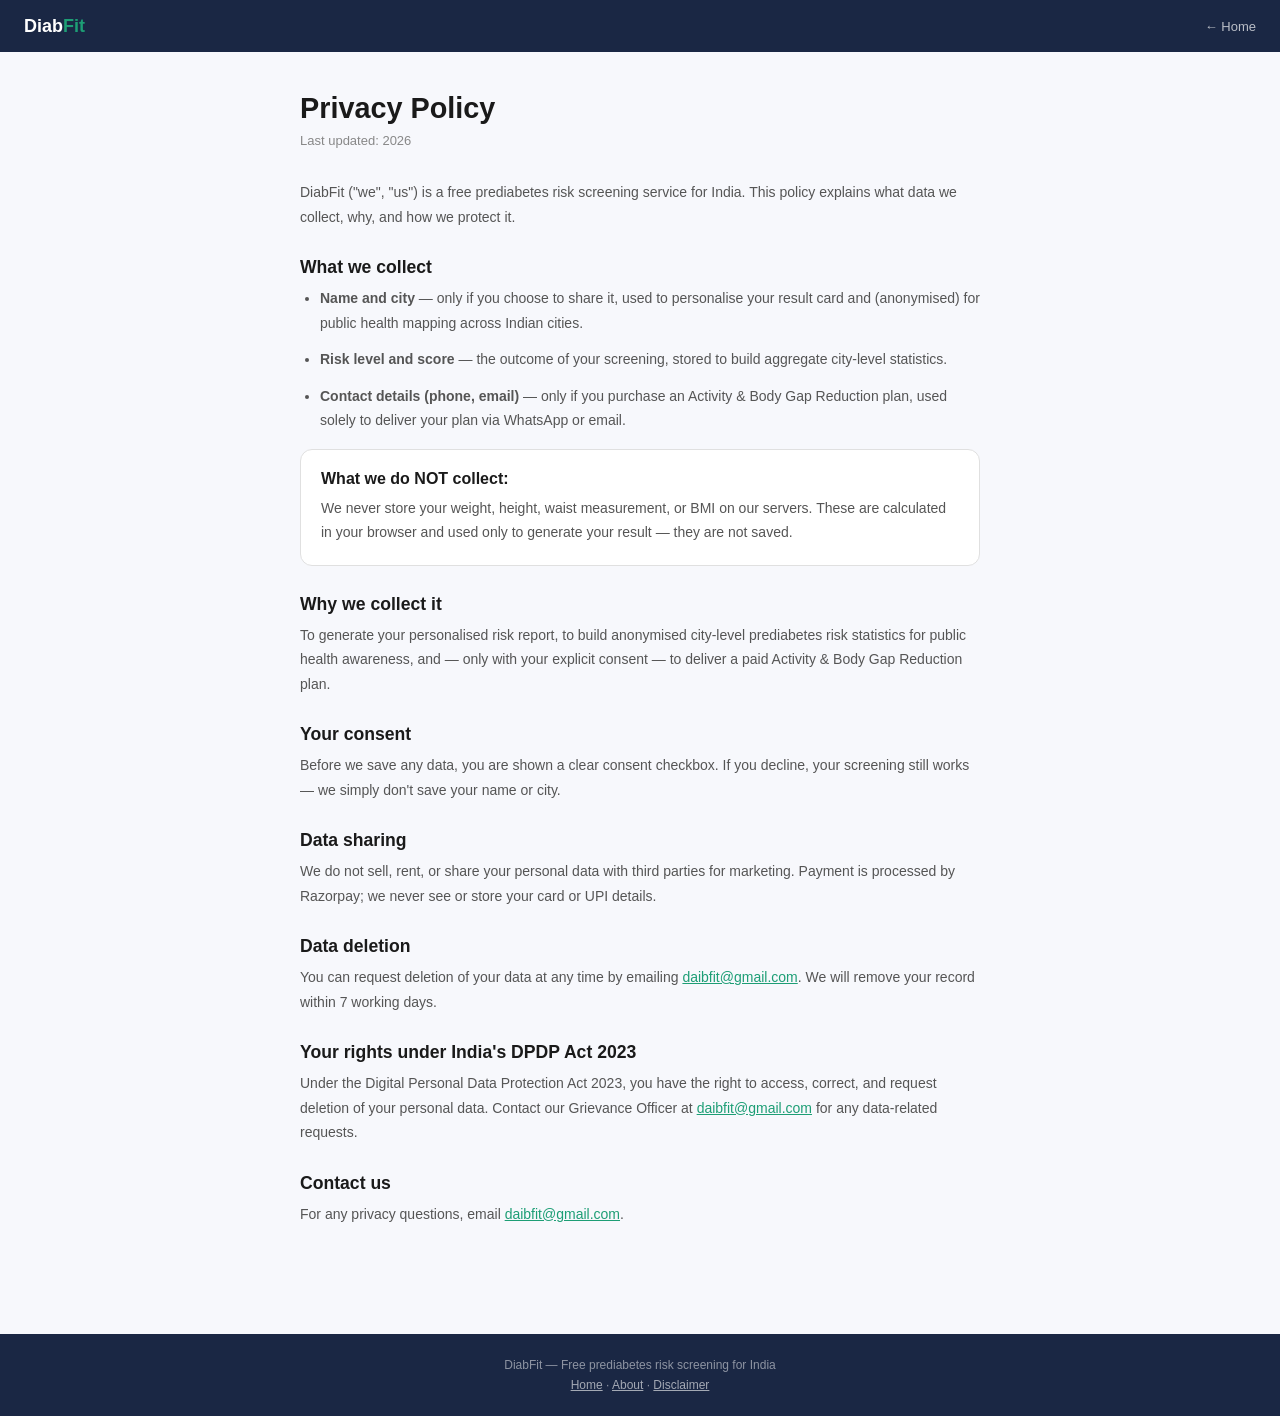
<file: privacy.html>
<!DOCTYPE html>
<html lang="en">
<head>
<meta charset="UTF-8">
<meta name="viewport" content="width=device-width, initial-scale=1.0">
<title>DiabFit — Privacy Policy</title>
<style>
:root{--navy:#1a2744;--green:#1D9E75;--text:#1a1a1a;--text2:#555;--text3:#888;--border:#e0e0e0;--bg:#f7f8fc}
*{box-sizing:border-box;margin:0;padding:0}
body{font-family:-apple-system,BlinkMacSystemFont,'Segoe UI',sans-serif;background:var(--bg);color:var(--text)}
nav{background:var(--navy);padding:0 1.5rem;display:flex;align-items:center;justify-content:space-between;height:52px}
.logo{color:#fff;font-size:18px;font-weight:700}.logo span{color:var(--green)}
.nav-back{color:rgba(255,255,255,0.7);font-size:13px;text-decoration:none}
.main{max-width:720px;margin:0 auto;padding:2.5rem 1.25rem 4rem}
h1{font-size:1.8rem;font-weight:800;margin-bottom:.5rem}
.updated{font-size:13px;color:var(--text3);margin-bottom:2rem}
h2{font-size:1.1rem;font-weight:700;margin:1.75rem 0 .5rem}
p,li{font-size:14px;color:var(--text2);line-height:1.75;margin-bottom:.75rem}
ul{padding-left:1.25rem}
a{color:var(--green)}
.card{background:#fff;border-radius:12px;padding:1.25rem;margin:1rem 0;border:1px solid var(--border)}
footer{background:var(--navy);color:rgba(255,255,255,0.5);text-align:center;padding:1.5rem;font-size:12px;margin-top:2rem}
footer a{color:rgba(255,255,255,0.6)}
@media(max-width:480px){.nav-back{font-size:11px}h1{font-size:1.4rem}}
</style>
</head>
<body>
<nav>
  <div class="logo">Diab<span>Fit</span></div>
  <a href="/" class="nav-back">← Home</a>
</nav>
<div class="main">
  <h1>Privacy Policy</h1>
  <div class="updated">Last updated: 2026</div>

  <p>DiabFit ("we", "us") is a free prediabetes risk screening service for India. This policy explains what data we collect, why, and how we protect it.</p>

  <h2>What we collect</h2>
  <ul>
    <li><strong>Name and city</strong> — only if you choose to share it, used to personalise your result card and (anonymised) for public health mapping across Indian cities.</li>
    <li><strong>Risk level and score</strong> — the outcome of your screening, stored to build aggregate city-level statistics.</li>
    <li><strong>Contact details (phone, email)</strong> — only if you purchase an Activity & Body Gap Reduction plan, used solely to deliver your plan via WhatsApp or email.</li>
  </ul>

  <div class="card">
    <strong>What we do NOT collect:</strong>
    <p style="margin-top:.5rem;margin-bottom:0">We never store your weight, height, waist measurement, or BMI on our servers. These are calculated in your browser and used only to generate your result — they are not saved.</p>
  </div>

  <h2>Why we collect it</h2>
  <p>To generate your personalised risk report, to build anonymised city-level prediabetes risk statistics for public health awareness, and — only with your explicit consent — to deliver a paid Activity & Body Gap Reduction plan.</p>

  <h2>Your consent</h2>
  <p>Before we save any data, you are shown a clear consent checkbox. If you decline, your screening still works — we simply don't save your name or city.</p>

  <h2>Data sharing</h2>
  <p>We do not sell, rent, or share your personal data with third parties for marketing. Payment is processed by Razorpay; we never see or store your card or UPI details.</p>

  <h2>Data deletion</h2>
  <p>You can request deletion of your data at any time by emailing <a href="mailto:daibfit@gmail.com">daibfit@gmail.com</a>. We will remove your record within 7 working days.</p>

  <h2>Your rights under India's DPDP Act 2023</h2>
  <p>Under the Digital Personal Data Protection Act 2023, you have the right to access, correct, and request deletion of your personal data. Contact our Grievance Officer at <a href="mailto:daibfit@gmail.com">daibfit@gmail.com</a> for any data-related requests.</p>

  <h2>Contact us</h2>
  <p>For any privacy questions, email <a href="mailto:daibfit@gmail.com">daibfit@gmail.com</a>.</p>
</div>
<footer>
  <div>DiabFit — Free prediabetes risk screening for India</div>
  <div style="margin-top:.4rem"><a href="/">Home</a> · <a href="/about.html">About</a> · <a href="/disclaimer.html">Disclaimer</a></div>
</footer>
</body>
</html>
</file>
